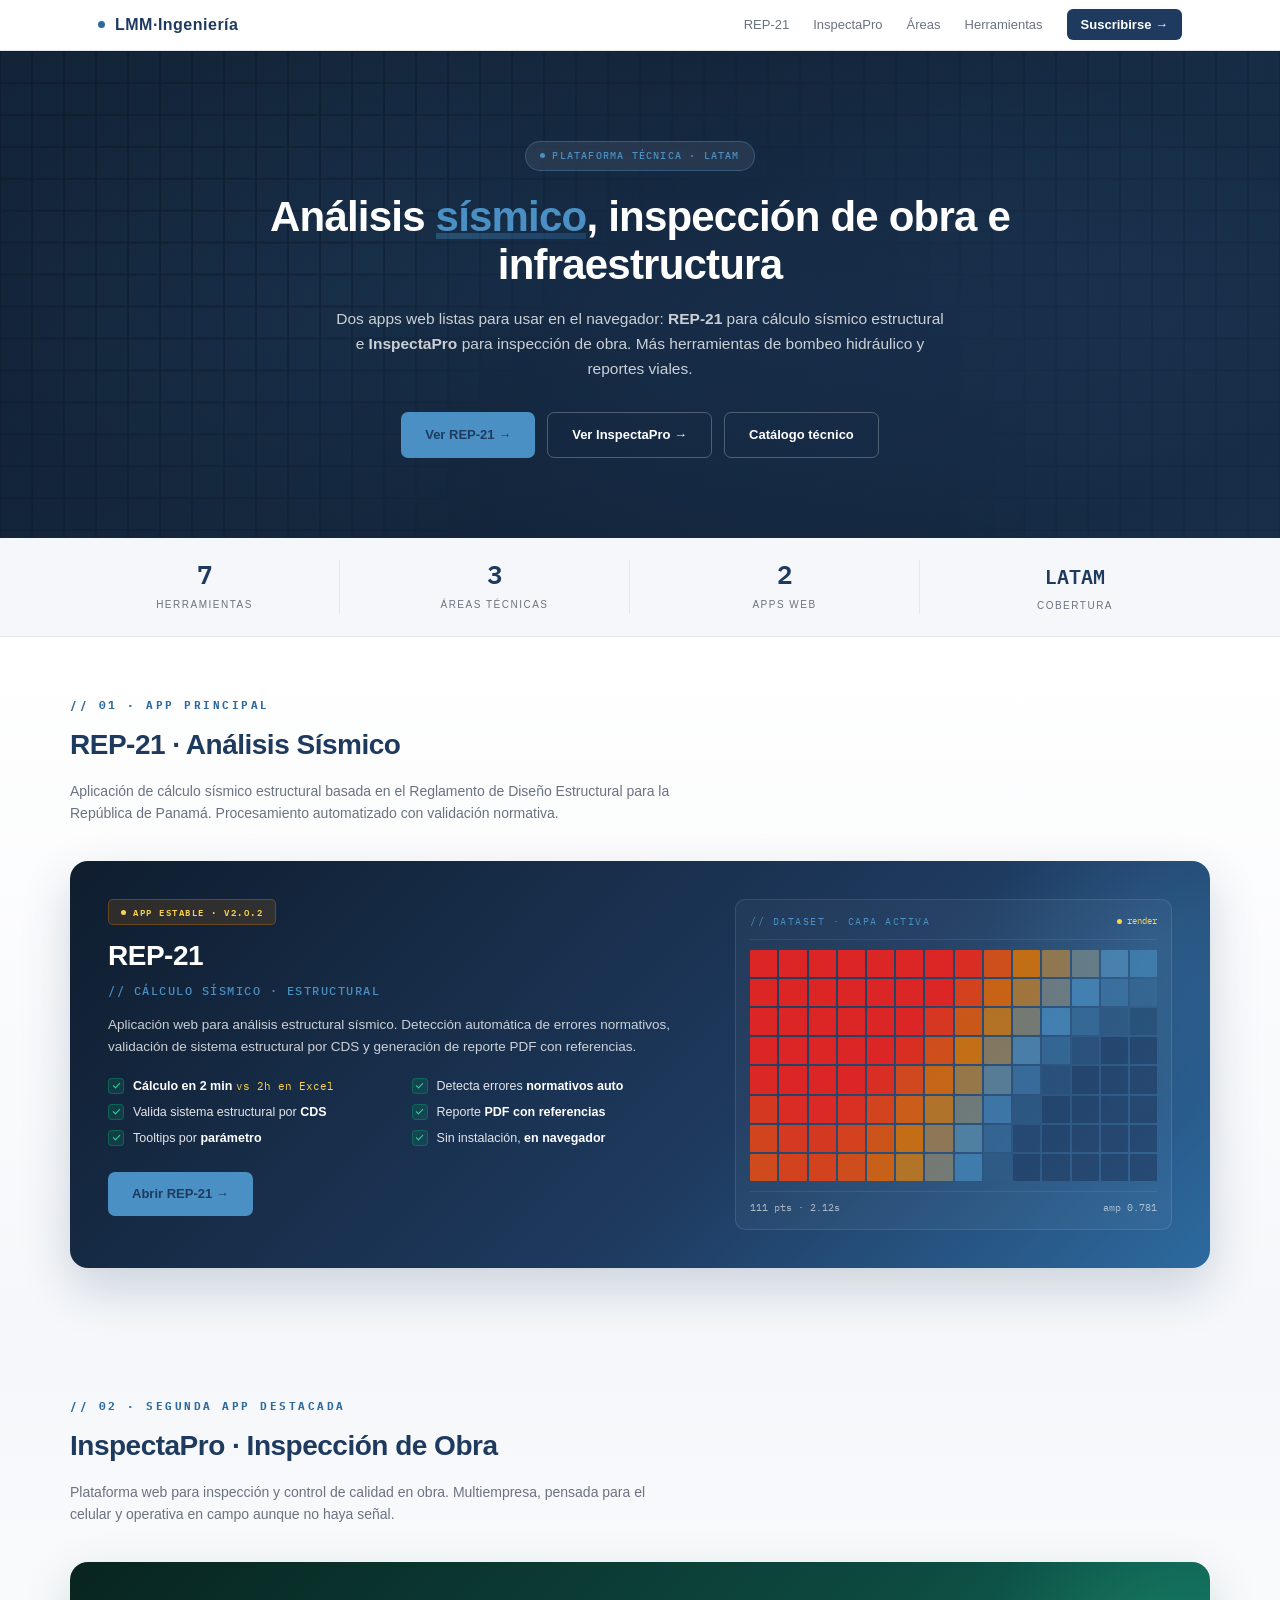
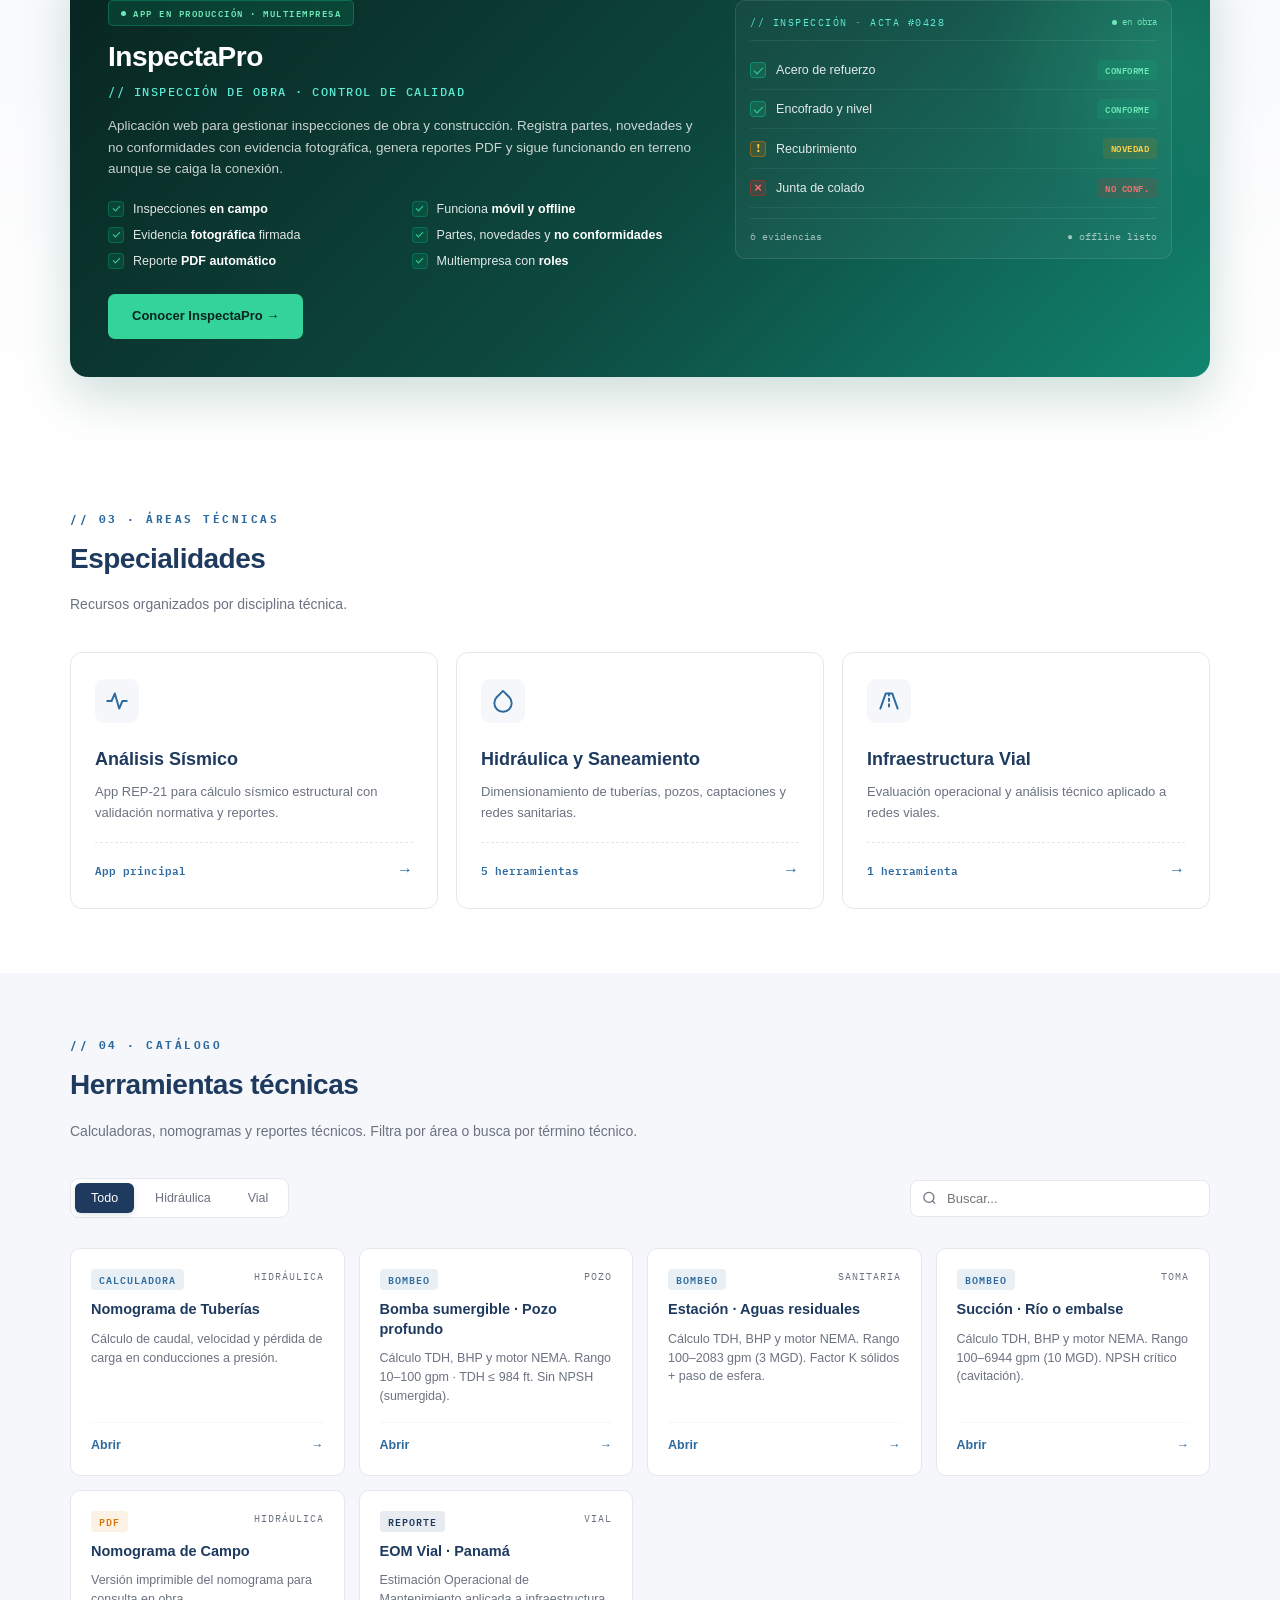
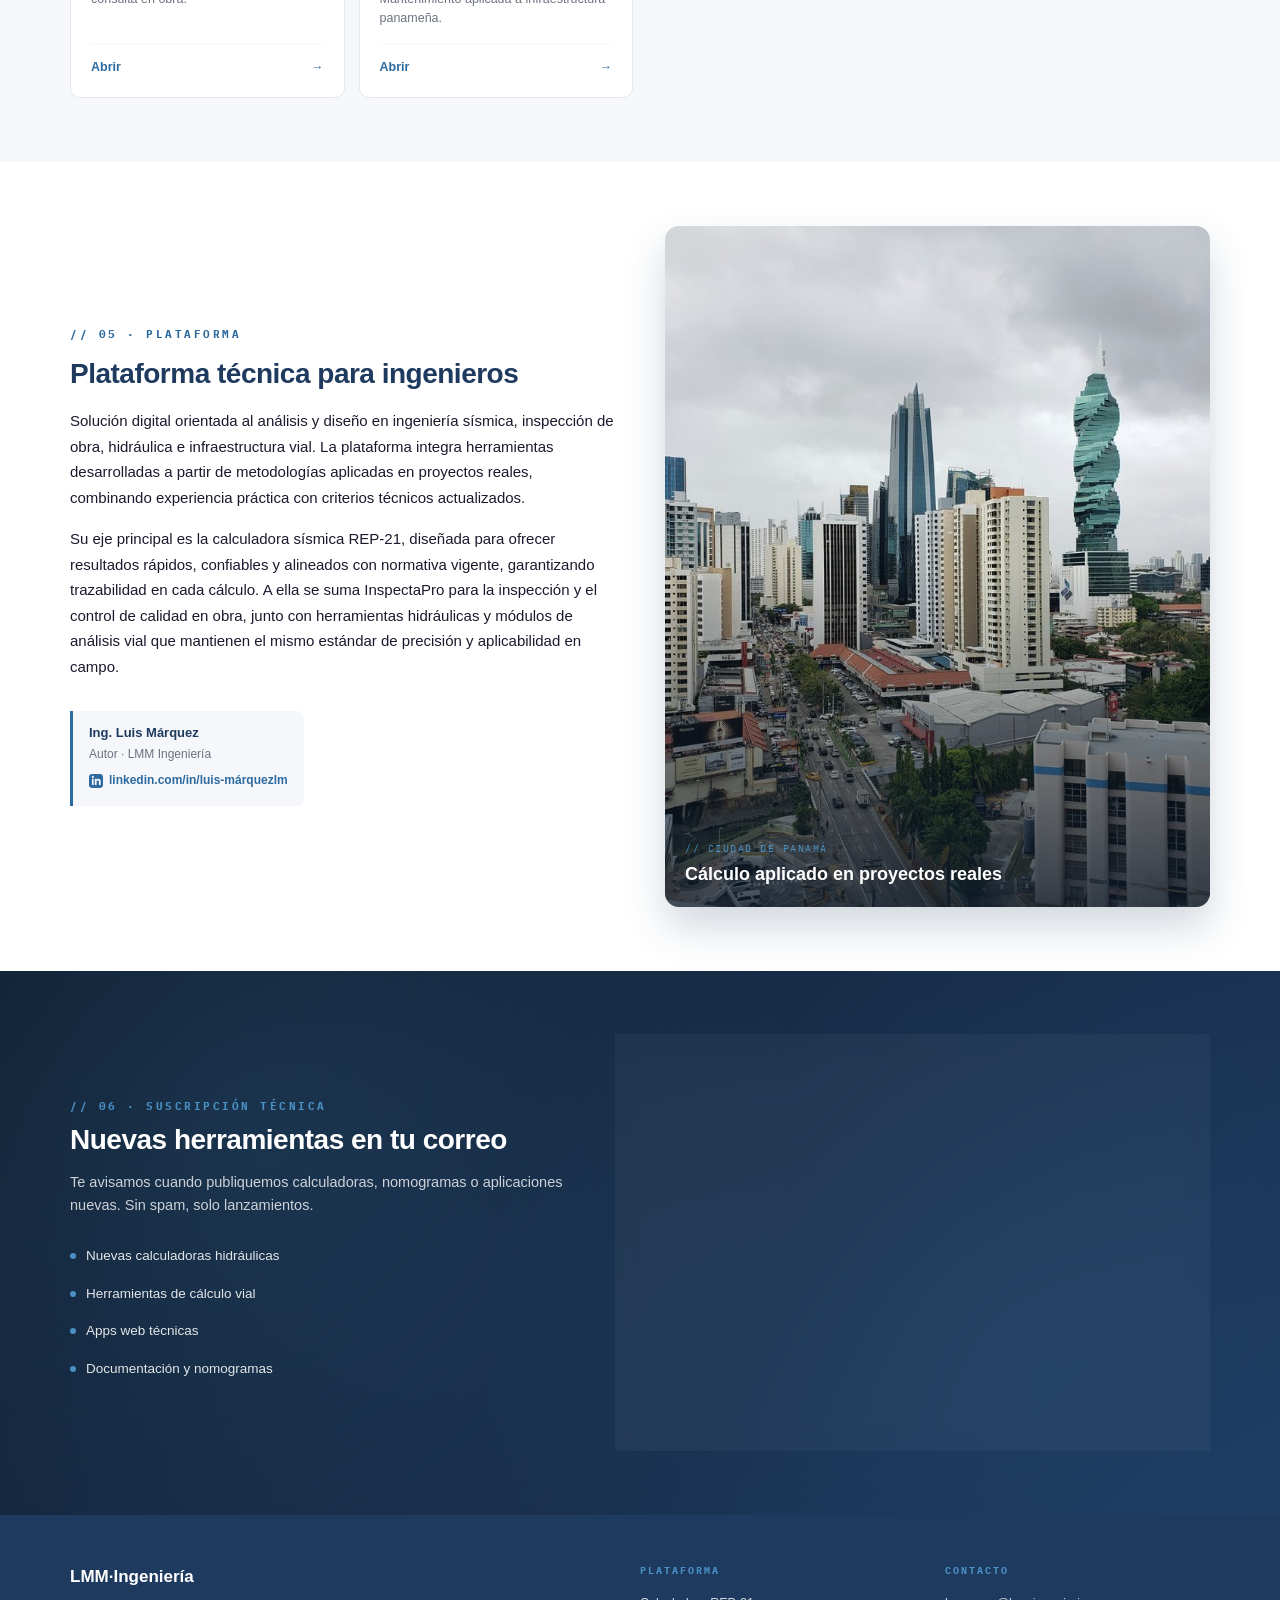
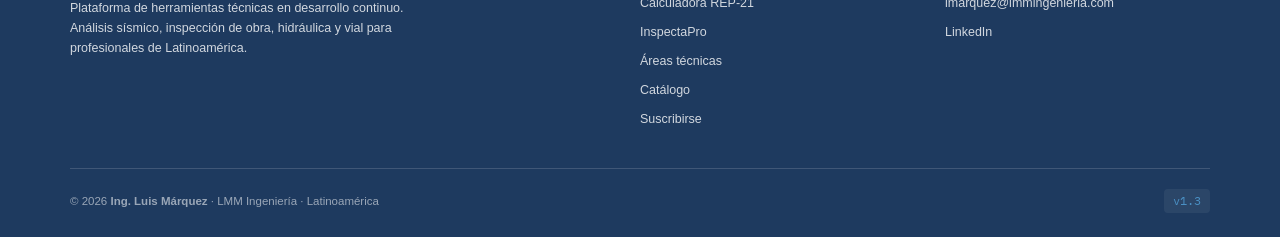
<file: index.html>
<!DOCTYPE html>
<html lang="es">
<head>
<meta charset="UTF-8">
<meta name="viewport" content="width=device-width, initial-scale=1.0">
<title>LMM Ingeniería | Plataforma técnica</title>
<meta name="author" content="Ing. Luis Márquez">
<meta name="description" content="LMM Ingeniería · Apps web de ingeniería: REP-21 (cálculo sísmico estructural) e InspectaPro (inspección de obra), más herramientas de bombeo hidráulico e infraestructura vial. Plataforma técnica para Latinoamérica.">
<meta name="robots" content="index, follow">
<link rel="canonical" href="https://lmmtool.github.io/">
<meta name="theme-color" content="#1E3A5F">

<!-- Favicons -->
<link rel="icon" href="favicon.svg" type="image/svg+xml">
<link rel="icon" href="favicon-32.png" sizes="32x32" type="image/png">
<link rel="apple-touch-icon" href="apple-touch-icon.png">

<!-- Open Graph / Twitter -->
<meta property="og:type" content="website">
<meta property="og:title" content="LMM Ingeniería | Apps técnicas: REP-21 e InspectaPro">
<meta property="og:description" content="Apps web para ingeniería: REP-21 para cálculo sísmico estructural e InspectaPro para inspección de obra. Más herramientas hidráulicas y viales.">
<meta property="og:url" content="https://lmmtool.github.io/">
<meta property="og:image" content="https://lmmtool.github.io/og-image.png">
<meta property="og:image:width" content="1200">
<meta property="og:image:height" content="630">
<meta property="og:image:alt" content="LMM Ingeniería — apps técnicas: REP-21 e InspectaPro. Por Ing. Luis Márquez.">
<meta property="og:locale" content="es_LA">
<meta name="twitter:card" content="summary_large_image">
<meta name="twitter:title" content="LMM Ingeniería | Apps técnicas: REP-21 e InspectaPro">
<meta name="twitter:description" content="REP-21 (cálculo sísmico) e InspectaPro (inspección de obra), más herramientas hidráulicas y viales.">
<meta name="twitter:image" content="https://lmmtool.github.io/og-image.png">

<!-- Google Analytics 4 -->
<script async src="https://www.googletagmanager.com/gtag/js?id=G-5J52X45YT5"></script>
<script>
  window.dataLayer = window.dataLayer || [];
  function gtag(){dataLayer.push(arguments);}
  gtag('js', new Date());
  gtag('config', 'G-5J52X45YT5', {
    'page_title': 'LMM Ingeniería - Home',
    'send_page_view': true
  });
</script>

<link rel="preconnect" href="https://fonts.googleapis.com">
<link rel="preconnect" href="https://fonts.gstatic.com" crossorigin>
<link href="https://fonts.googleapis.com/css2?family=IBM+Plex+Mono:wght@400;500;600&display=swap" rel="stylesheet">

<style>
:root{
  --primario:#1E3A5F;
  --acento:#2D6A9F;
  --claro:#4A90C4;
  --texto:#1A1A2E;
  --texto-dim:#6B7280;
  --fondo:#FFFFFF;
  --fondo-suave:#F5F7FA;
  --borde:#E5E7EB;
  --warning:#D97706;
  --error:#DC2626;
  --success:#059669;
}

*{margin:0;padding:0;box-sizing:border-box}
html{scroll-behavior:smooth}

body{
  font-family:Verdana,Geneva,Tahoma,sans-serif;
  color:var(--texto);
  background:var(--fondo);
  line-height:1.6;
  font-size:14px;
  overflow-x:hidden;
}

.mono{font-family:'IBM Plex Mono',monospace}

/* ====== NAV ====== */
nav{
  position:sticky;
  top:0;
  background:rgba(255,255,255,0.94);
  backdrop-filter:blur(10px);
  -webkit-backdrop-filter:blur(10px);
  border-bottom:1px solid var(--borde);
  z-index:100;
  padding:12px 0;
  transition:all 0.3s;
}
nav.scrolled{
  padding:9px 0;
  box-shadow:0 2px 12px rgba(30,58,95,0.06);
}
.nav-wrap{
  max-width:1140px;
  margin:0 auto;
  padding:0 28px;
  display:flex;
  justify-content:space-between;
  align-items:center;
}
.logo{
  font-weight:bold;
  color:var(--primario);
  font-size:16px;
  text-decoration:none;
  letter-spacing:0.5px;
  display:flex;
  align-items:center;
  gap:10px;
}
.logo-dot{
  width:7px;
  height:7px;
  background:var(--acento);
  border-radius:50%;
  animation:pulse 2s infinite;
}
@keyframes pulse{
  0%,100%{box-shadow:0 0 0 0 rgba(45,106,159,0.5)}
  50%{box-shadow:0 0 0 7px rgba(45,106,159,0)}
}
.nav-links{display:flex;gap:24px;list-style:none;align-items:center}
.nav-links a{
  color:var(--texto-dim);
  text-decoration:none;
  font-size:13px;
  transition:color 0.2s;
  position:relative;
}
.nav-links a:not(.nav-cta)::after{
  content:"";
  position:absolute;
  bottom:-5px;
  left:0;
  width:0;
  height:2px;
  background:var(--acento);
  transition:width 0.25s;
}
.nav-links a:not(.nav-cta):hover{color:var(--acento)}
.nav-links a:not(.nav-cta):hover::after{width:100%}
.nav-cta{
  background:var(--primario);
  color:white !important;
  padding:8px 14px;
  border-radius:6px;
  font-weight:bold;
  transition:all 0.2s;
  font-size:12px;
}
.nav-cta:hover{background:var(--acento)}

/* ====== HERO con heatmap de fondo ====== */
.hero{
  position:relative;
  background:linear-gradient(135deg,#0f1d2e 0%,#1E3A5F 100%);
  padding:90px 28px 80px;
  text-align:center;
  overflow:hidden;
  color:white;
}
#heroCanvas{
  position:absolute;
  top:0;left:0;
  width:100%;
  height:100%;
  opacity:0.35;
  pointer-events:none;
}
.hero::after{
  content:"";
  position:absolute;
  inset:0;
  background:radial-gradient(ellipse at center,transparent 0%,rgba(15,29,46,0.55) 80%);
  pointer-events:none;
}
.hero-content{
  position:relative;
  z-index:3;
  max-width:780px;
  margin:0 auto;
}
.hero .badge{
  display:inline-flex;
  align-items:center;
  gap:7px;
  background:rgba(255,255,255,0.08);
  border:1px solid rgba(74,144,196,0.4);
  color:var(--claro);
  padding:6px 14px;
  border-radius:18px;
  font-size:10px;
  margin-bottom:22px;
  font-family:'IBM Plex Mono',monospace;
  font-weight:500;
  letter-spacing:1.2px;
  text-transform:uppercase;
  backdrop-filter:blur(8px);
}
.hero .badge-dot{
  width:5px;
  height:5px;
  background:var(--claro);
  border-radius:50%;
  animation:pulse 2s infinite;
}
.hero h1{
  font-size:42px;
  color:white;
  margin-bottom:18px;
  font-weight:bold;
  letter-spacing:-0.8px;
  line-height:1.15;
}
.hero h1 .accent{
  color:var(--claro);
  position:relative;
  display:inline-block;
}
.hero h1 .accent::after{
  content:"";
  position:absolute;
  left:0;
  bottom:2px;
  width:100%;
  height:6px;
  background:linear-gradient(90deg,var(--claro) 0%,var(--acento) 100%);
  opacity:0.35;
  z-index:-1;
}
.hero .sub{
  font-size:15.5px;
  color:rgba(255,255,255,0.78);
  margin-bottom:30px;
  max-width:620px;
  margin-left:auto;
  margin-right:auto;
}
.hero .actions{
  display:flex;
  gap:12px;
  justify-content:center;
  flex-wrap:wrap;
}
.btn{
  display:inline-flex;
  align-items:center;
  gap:7px;
  padding:12px 24px;
  border-radius:7px;
  text-decoration:none;
  font-size:13px;
  font-weight:bold;
  transition:all 0.25s;
  cursor:pointer;
  border:none;
  font-family:inherit;
}
.btn-primary{
  background:var(--claro);
  color:var(--primario);
}
.btn-primary:hover{
  background:white;
  transform:translateY(-2px);
  box-shadow:0 8px 20px rgba(0,0,0,0.25);
}
.btn-ghost{
  background:transparent;
  color:white;
  border:1px solid rgba(255,255,255,0.25);
}
.btn-ghost:hover{
  border-color:white;
  background:rgba(255,255,255,0.06);
}
.btn-light{
  background:var(--primario);
  color:white;
}
.btn-light:hover{
  background:var(--acento);
  transform:translateY(-2px);
  box-shadow:0 6px 16px rgba(30,58,95,0.22);
}
.btn-light-ghost{
  background:transparent;
  color:var(--primario);
  border:1px solid var(--borde);
}
.btn-light-ghost:hover{
  border-color:var(--acento);
  color:var(--acento);
}

/* ====== STATS BAR ====== */
.stats-bar{
  background:var(--fondo-suave);
  padding:22px 28px;
  border-bottom:1px solid var(--borde);
}
.stats-grid{
  max-width:1140px;
  margin:0 auto;
  display:grid;
  grid-template-columns:repeat(4,1fr);
  gap:20px;
  text-align:center;
}
.stat{
  border-right:1px solid var(--borde);
  padding:0 10px;
}
.stat:last-child{border-right:none}
.stat-num{
  font-family:'IBM Plex Mono',monospace;
  font-size:26px;
  font-weight:600;
  color:var(--primario);
  display:inline-block;
  letter-spacing:-0.5px;
  line-height:1;
}
.stat-suffix{
  font-family:'IBM Plex Mono',monospace;
  font-size:20px;
  color:var(--primario);
  font-weight:600;
}
.stat-label{
  font-size:10px;
  text-transform:uppercase;
  letter-spacing:1.5px;
  color:var(--texto-dim);
  margin-top:6px;
}

/* ====== SECCIONES ====== */
section{padding:64px 28px}
.wrap{max-width:1140px;margin:0 auto}

.section-title{
  font-size:11px;
  text-transform:uppercase;
  letter-spacing:2.5px;
  color:var(--acento);
  margin-bottom:8px;
  font-weight:bold;
  font-family:'IBM Plex Mono',monospace;
}
.section-heading{
  font-size:28px;
  color:var(--primario);
  margin-bottom:12px;
  font-weight:bold;
  letter-spacing:-0.5px;
}
.section-desc{
  color:var(--texto-dim);
  max-width:600px;
  margin-bottom:36px;
  font-size:14px;
}

/* ====== FEATURE SISMO ====== */
.feature-section{
  background:linear-gradient(180deg,var(--fondo) 0%,var(--fondo-suave) 100%);
  padding:60px 28px 70px;
}
.feature-card{
  position:relative;
  background:linear-gradient(135deg,#0f1d2e 0%,#1E3A5F 60%,#2D6A9F 100%);
  border-radius:18px;
  padding:38px;
  overflow:hidden;
  color:white;
  box-shadow:0 20px 50px rgba(30,58,95,0.20);
}
.feature-card::before{
  content:"";
  position:absolute;
  top:-20%;
  right:-10%;
  width:340px;
  height:340px;
  background:radial-gradient(circle,rgba(74,144,196,0.18) 0%,transparent 70%);
  border-radius:50%;
  pointer-events:none;
}
.feature-grid{
  position:relative;
  display:grid;
  grid-template-columns:1.15fr 0.85fr;
  gap:36px;
  align-items:start;
  z-index:2;
}
.feature-tag{
  display:inline-flex;
  align-items:center;
  gap:7px;
  background:rgba(217,119,6,0.15);
  border:1px solid rgba(217,119,6,0.35);
  color:#FCD34D;
  padding:5px 12px;
  border-radius:5px;
  font-family:'IBM Plex Mono',monospace;
  font-size:9px;
  font-weight:600;
  letter-spacing:1.5px;
  text-transform:uppercase;
  margin-bottom:14px;
}
.feature-tag::before{
  content:"";
  width:5px;
  height:5px;
  background:#FCD34D;
  border-radius:50%;
  animation:pulse-red 1.5s infinite;
}
@keyframes pulse-red{
  0%,100%{box-shadow:0 0 0 0 rgba(217,119,6,0.6)}
  50%{box-shadow:0 0 0 5px rgba(217,119,6,0)}
}
.feature-card h2{
  font-size:28px;
  font-weight:bold;
  margin-bottom:8px;
  letter-spacing:-0.5px;
  line-height:1.2;
}
.feature-card .codigo-rep{
  font-family:'IBM Plex Mono',monospace;
  font-size:12px;
  color:var(--claro);
  font-weight:500;
  letter-spacing:1.5px;
  margin-bottom:14px;
  display:block;
}
.feature-card .feat-sub{
  color:rgba(255,255,255,0.78);
  font-size:13.5px;
  margin-bottom:20px;
  line-height:1.6;
}

/* Lista de beneficios */
.benefits-list{
  list-style:none;
  margin-bottom:24px;
  display:grid;
  grid-template-columns:1fr 1fr;
  gap:8px 16px;
}
.benefits-list li{
  display:flex;
  align-items:flex-start;
  gap:9px;
  font-size:12.5px;
  color:rgba(255,255,255,0.88);
  line-height:1.45;
}
.benefits-list .b-check{
  width:16px;
  height:16px;
  background:rgba(5,150,105,0.20);
  border:1px solid rgba(5,150,105,0.45);
  border-radius:4px;
  display:flex;
  align-items:center;
  justify-content:center;
  flex-shrink:0;
  margin-top:1px;
}
.benefits-list .b-check::after{
  content:"";
  width:6px;
  height:3px;
  border-left:1.5px solid #34D399;
  border-bottom:1.5px solid #34D399;
  transform:rotate(-45deg) translate(1px,-1px);
}
.benefits-list .b-text strong{
  color:white;
  font-weight:600;
}
.benefits-list .b-compare{
  font-family:'IBM Plex Mono',monospace;
  font-size:10.5px;
  color:#FCD34D;
}

.btn-feature{
  background:var(--claro);
  color:var(--primario);
  padding:12px 24px;
  border-radius:7px;
  text-decoration:none;
  font-weight:bold;
  font-size:13px;
  transition:all 0.25s;
  display:inline-flex;
  align-items:center;
  gap:7px;
}
.btn-feature:hover{
  background:white;
  transform:translateY(-2px);
  box-shadow:0 8px 20px rgba(0,0,0,0.18);
}

/* HEATMAP feature */
.feature-visual{position:relative}
.feature-heatmap{
  background:rgba(255,255,255,0.04);
  border:1px solid rgba(255,255,255,0.10);
  border-radius:10px;
  padding:14px;
}
.fh-header{
  display:flex;
  justify-content:space-between;
  align-items:center;
  margin-bottom:10px;
  padding-bottom:9px;
  border-bottom:1px solid rgba(255,255,255,0.08);
}
.fh-title{
  font-family:'IBM Plex Mono',monospace;
  font-size:10px;
  color:var(--claro);
  letter-spacing:1.5px;
  text-transform:uppercase;
}
.fh-status{
  display:inline-flex;
  align-items:center;
  gap:5px;
  font-family:'IBM Plex Mono',monospace;
  font-size:9px;
  color:#FCD34D;
}
.fh-status::before{
  content:"";
  width:5px;height:5px;
  background:#FCD34D;
  border-radius:50%;
  animation:pulse-red 1.2s infinite;
}
.fh-grid{
  display:grid;
  gap:2px;
  margin-bottom:10px;
}
.fh-cell{
  aspect-ratio:1;
  border-radius:1px;
}
.fh-bottom{
  display:flex;
  justify-content:space-between;
  align-items:center;
  padding-top:8px;
  border-top:1px solid rgba(255,255,255,0.08);
  font-family:'IBM Plex Mono',monospace;
  font-size:9.5px;
  color:rgba(255,255,255,0.6);
}

/* ====== FEATURE INSPECTAPRO · segunda app ====== */
.feature-section-alt{
  background:linear-gradient(180deg,var(--fondo-suave) 0%,var(--fondo) 100%);
}
.feature-card-ip{
  background:linear-gradient(135deg,#082420 0%,#0d4a40 55%,#11856f 100%);
  box-shadow:0 20px 50px rgba(15,95,68,0.20);
}
.feature-card-ip::before{
  background:radial-gradient(circle,rgba(52,211,153,0.18) 0%,transparent 70%);
}
.feature-card-ip .feature-tag{
  background:rgba(16,185,129,0.15);
  border-color:rgba(16,185,129,0.35);
  color:#6EE7B7;
}
.feature-card-ip .feature-tag::before{background:#6EE7B7}
.feature-card-ip .codigo-rep{color:#5EEAD4}
.feature-card-ip .btn-feature{background:#34D399;color:#082420}
.feature-card-ip .btn-feature:hover{background:white}
.feature-card-ip .benefits-list .b-compare{color:#6EE7B7}

/* Panel de inspección (visual) */
.ip-panel{
  background:rgba(255,255,255,0.04);
  border:1px solid rgba(255,255,255,0.10);
  border-radius:10px;
  padding:14px;
}
.ip-panel-head{
  display:flex;
  justify-content:space-between;
  align-items:center;
  margin-bottom:10px;
  padding-bottom:9px;
  border-bottom:1px solid rgba(255,255,255,0.08);
}
.ip-panel-title{
  font-family:'IBM Plex Mono',monospace;
  font-size:10px;
  color:#5EEAD4;
  letter-spacing:1.5px;
  text-transform:uppercase;
}
.ip-panel-status{
  display:inline-flex;
  align-items:center;
  gap:5px;
  font-family:'IBM Plex Mono',monospace;
  font-size:9px;
  color:#6EE7B7;
}
.ip-panel-status::before{
  content:"";
  width:5px;height:5px;
  background:#6EE7B7;
  border-radius:50%;
  animation:pulse-red 1.6s infinite;
}
.ip-row{
  display:flex;
  align-items:center;
  gap:10px;
  padding:9px 0;
  border-bottom:1px solid rgba(255,255,255,0.06);
}
.ip-row:last-of-type{border-bottom:none}
.ip-check{
  width:16px;height:16px;
  border-radius:4px;
  flex-shrink:0;
  position:relative;
  border:1px solid;
}
.ip-check.ok{background:rgba(16,185,129,0.20);border-color:rgba(16,185,129,0.50)}
.ip-check.warn{background:rgba(217,119,6,0.20);border-color:rgba(217,119,6,0.50)}
.ip-check.nc{background:rgba(220,38,38,0.20);border-color:rgba(220,38,38,0.50)}
.ip-check.ok::after{
  content:"";
  position:absolute;
  left:5px;top:2px;
  width:4px;height:8px;
  border-right:1.5px solid #34D399;
  border-bottom:1.5px solid #34D399;
  transform:rotate(45deg);
}
.ip-check.warn::after{
  content:"!";
  position:absolute;inset:0;
  display:flex;align-items:center;justify-content:center;
  color:#FCD34D;font-size:11px;font-weight:bold;
  font-family:'IBM Plex Mono',monospace;
}
.ip-check.nc::after{
  content:"\00d7";
  position:absolute;inset:0;
  display:flex;align-items:center;justify-content:center;
  color:#F87171;font-size:13px;font-weight:bold;
}
.ip-label{
  flex:1;
  font-size:12.5px;
  color:rgba(255,255,255,0.88);
}
.ip-badge{
  font-family:'IBM Plex Mono',monospace;
  font-size:9px;
  font-weight:600;
  letter-spacing:0.5px;
  padding:3px 8px;
  border-radius:4px;
  text-transform:uppercase;
}
.ip-badge.ok{background:rgba(16,185,129,0.15);color:#6EE7B7}
.ip-badge.warn{background:rgba(217,119,6,0.15);color:#FCD34D}
.ip-badge.nc{background:rgba(220,38,38,0.15);color:#F87171}
.ip-panel-foot{
  display:flex;
  justify-content:space-between;
  align-items:center;
  margin-top:10px;
  padding-top:10px;
  border-top:1px solid rgba(255,255,255,0.08);
  font-family:'IBM Plex Mono',monospace;
  font-size:9.5px;
  color:rgba(255,255,255,0.6);
}

/* ====== CATEGORÍAS ====== */
.categorias{
  display:grid;
  grid-template-columns:repeat(auto-fit,minmax(280px,1fr));
  gap:18px;
}
.cat-card{
  background:var(--fondo);
  border:1px solid var(--borde);
  border-radius:12px;
  padding:26px 24px;
  transition:all 0.3s cubic-bezier(0.2,0.8,0.2,1);
  position:relative;
  overflow:hidden;
  text-decoration:none;
  color:inherit;
  display:block;
  cursor:pointer;
}
.cat-card::before{
  content:"";
  position:absolute;
  top:0;left:0;
  width:100%;
  height:3px;
  background:linear-gradient(90deg,var(--acento),var(--claro));
  transform:scaleX(0);
  transform-origin:left;
  transition:transform 0.4s;
}
.cat-card:hover{
  transform:translateY(-4px);
  box-shadow:0 12px 30px rgba(30,58,95,0.10);
  border-color:var(--claro);
}
.cat-card:hover::before{transform:scaleX(1)}
.cat-svg{
  width:44px;
  height:44px;
  margin-bottom:16px;
  color:var(--acento);
  background:var(--fondo-suave);
  border-radius:9px;
  padding:9px;
  transition:all 0.3s;
}
.cat-card:hover .cat-svg{
  background:var(--primario);
  color:var(--claro);
  transform:rotate(-6deg);
}
.cat-card h3{
  color:var(--primario);
  font-size:18px;
  margin-bottom:8px;
  font-weight:bold;
}
.cat-card p{
  color:var(--texto-dim);
  font-size:13px;
  margin-bottom:18px;
  min-height:38px;
}
.cat-meta{
  display:flex;
  justify-content:space-between;
  align-items:center;
  padding-top:14px;
  border-top:1px dashed var(--borde);
}
.cat-count{
  font-family:'IBM Plex Mono',monospace;
  font-size:11px;
  color:var(--acento);
  font-weight:600;
}
.cat-arrow{
  color:var(--acento);
  font-size:16px;
  transition:transform 0.25s;
}
.cat-card:hover .cat-arrow{transform:translateX(5px)}

/* ====== HERRAMIENTAS ====== */
.tools-section{background:var(--fondo-suave)}
.filter-bar{
  display:flex;
  gap:18px;
  margin-bottom:30px;
  flex-wrap:wrap;
  align-items:center;
  justify-content:space-between;
}
.filter-tabs{
  display:flex;
  gap:5px;
  background:var(--fondo);
  border:1px solid var(--borde);
  border-radius:9px;
  padding:4px;
}
.tab{
  padding:8px 16px;
  background:transparent;
  border:none;
  border-radius:6px;
  font-size:12.5px;
  color:var(--texto-dim);
  cursor:pointer;
  transition:all 0.2s;
  font-family:inherit;
  font-weight:500;
  white-space:nowrap;
}
.tab:hover{color:var(--primario)}
.tab.active{
  background:var(--primario);
  color:white;
  box-shadow:0 2px 5px rgba(30,58,95,0.15);
}
.search-box{
  position:relative;
  flex:1;
  min-width:220px;
  max-width:300px;
}
.search-box input{
  width:100%;
  padding:10px 12px 10px 36px;
  border:1px solid var(--borde);
  border-radius:8px;
  background:var(--fondo);
  font-family:inherit;
  font-size:13px;
  color:var(--texto);
  transition:all 0.2s;
}
.search-box input:focus{
  outline:none;
  border-color:var(--acento);
  box-shadow:0 0 0 3px rgba(45,106,159,0.12);
}
.search-box::before{
  content:"";
  position:absolute;
  left:12px;
  top:50%;
  transform:translateY(-50%);
  width:15px;
  height:15px;
  background-image:url("data:image/svg+xml;utf8,<svg xmlns='http://www.w3.org/2000/svg' viewBox='0 0 24 24' fill='none' stroke='%236B7280' stroke-width='2'><circle cx='11' cy='11' r='8'/><line x1='21' y1='21' x2='16.65' y2='16.65'/></svg>");
  background-size:contain;
  background-repeat:no-repeat;
}

.tools-grid{
  display:grid;
  grid-template-columns:repeat(auto-fill,minmax(270px,1fr));
  gap:14px;
}
.tool{
  background:var(--fondo);
  border:1px solid var(--borde);
  border-radius:10px;
  padding:20px;
  text-decoration:none;
  color:inherit;
  transition:all 0.25s;
  display:flex;
  flex-direction:column;
  gap:10px;
  position:relative;
  overflow:hidden;
}
.tool::before{
  content:"";
  position:absolute;
  top:0;left:0;
  width:3px;
  height:100%;
  background:var(--acento);
  transform:scaleY(0);
  transform-origin:top;
  transition:transform 0.3s;
}
.tool:hover{
  border-color:var(--acento);
  transform:translateY(-3px);
  box-shadow:0 8px 20px rgba(30,58,95,0.08);
}
.tool:hover::before{transform:scaleY(1)}
.tool-head{
  display:flex;
  justify-content:space-between;
  align-items:flex-start;
  gap:10px;
}
.tool-tag{
  display:inline-block;
  padding:3px 8px;
  border-radius:4px;
  font-size:9.5px;
  font-family:'IBM Plex Mono',monospace;
  font-weight:600;
  letter-spacing:1px;
  text-transform:uppercase;
}
.tag-calc{background:rgba(45,106,159,0.10);color:var(--acento)}
.tag-pdf{background:rgba(217,119,6,0.10);color:var(--warning)}
.tag-rep{background:rgba(30,58,95,0.10);color:var(--primario)}
.tool-area{
  font-family:'IBM Plex Mono',monospace;
  font-size:9.5px;
  color:var(--texto-dim);
  letter-spacing:1px;
  text-transform:uppercase;
}
.tool h4{
  color:var(--primario);
  font-size:14.5px;
  font-weight:bold;
  line-height:1.35;
}
.tool p{
  color:var(--texto-dim);
  font-size:12.5px;
  flex-grow:1;
  line-height:1.5;
}
.tool-action{
  display:flex;
  align-items:center;
  justify-content:space-between;
  color:var(--acento);
  font-size:12.5px;
  font-weight:bold;
  margin-top:6px;
  padding-top:12px;
  border-top:1px solid var(--fondo-suave);
}
.tool-action::after{
  content:"→";
  transition:transform 0.2s;
}
.tool:hover .tool-action::after{transform:translateX(4px)}

.no-results{
  grid-column:1/-1;
  text-align:center;
  padding:40px 20px;
  color:var(--texto-dim);
}
.no-results .icon{
  font-size:30px;
  margin-bottom:10px;
  opacity:0.4;
  font-family:'IBM Plex Mono',monospace;
}

/* ====== SOBRE con foto Panamá ====== */
.sobre{background:var(--fondo)}
.sobre-grid{
  display:grid;
  grid-template-columns:1fr 1fr;
  gap:50px;
  align-items:center;
}
.sobre p{
  color:var(--texto);
  font-size:15px;
  margin-bottom:16px;
  line-height:1.7;
}
.sobre .firma{
  display:inline-flex;
  align-items:center;
  gap:12px;
  margin-top:16px;
  padding:12px 16px;
  background:var(--fondo-suave);
  border-left:3px solid var(--acento);
  border-radius:0 7px 7px 0;
  font-size:13px;
}
.sobre .firma strong{color:var(--primario)}
.firma-linkedin{
  display:inline-flex;
  align-items:center;
  gap:6px;
  margin-top:6px;
  color:var(--acento);
  font-size:12px;
  text-decoration:none;
  font-weight:600;
  transition:color 0.2s;
}
.firma-linkedin:hover{color:var(--primario)}
.firma-linkedin svg{flex-shrink:0}

.sobre-photo{
  position:relative;
  border-radius:14px;
  overflow:hidden;
  aspect-ratio:4/5;
  box-shadow:0 20px 40px rgba(30,58,95,0.20);
}
.sobre-photo img{
  width:100%;
  height:100%;
  object-fit:cover;
  display:block;
  transition:transform 0.6s;
}
.sobre-photo:hover img{transform:scale(1.04)}
.sobre-photo::after{
  content:"";
  position:absolute;
  inset:0;
  background:linear-gradient(180deg,transparent 50%,rgba(15,29,46,0.75) 100%);
  pointer-events:none;
}
.photo-caption{
  position:absolute;
  bottom:20px;
  left:20px;
  right:20px;
  z-index:2;
  color:white;
}
.photo-caption .pc-label{
  font-family:'IBM Plex Mono',monospace;
  font-size:10px;
  color:var(--claro);
  letter-spacing:1.5px;
  text-transform:uppercase;
  margin-bottom:6px;
}
.photo-caption .pc-title{
  font-size:18px;
  font-weight:bold;
  line-height:1.3;
}

/* ====== FORMULARIO REGISTRO ====== */
.registro-section{
  background:linear-gradient(135deg,#0f1d2e 0%,#1E3A5F 100%);
  color:white;
  position:relative;
  overflow:hidden;
}
.registro-section::before{
  content:"";
  position:absolute;
  inset:0;
  background:
    radial-gradient(circle at 20% 30%,rgba(74,144,196,0.15) 0%,transparent 50%),
    radial-gradient(circle at 80% 70%,rgba(45,106,159,0.15) 0%,transparent 50%);
}
.registro-wrap{
  position:relative;
  max-width:1140px;
  margin:0 auto;
  display:grid;
  grid-template-columns:1fr 1.2fr;
  gap:50px;
  align-items:center;
}
.registro-info .section-title{color:var(--claro)}
.registro-info h2{
  font-size:28px;
  font-weight:bold;
  margin-bottom:14px;
  color:white;
  letter-spacing:-0.5px;
  line-height:1.2;
}
.registro-info p{
  color:rgba(255,255,255,0.78);
  font-size:14.5px;
  margin-bottom:20px;
  line-height:1.6;
}
.registro-beneficios{
  list-style:none;
  margin-top:18px;
}
.registro-beneficios li{
  display:flex;
  align-items:center;
  gap:10px;
  padding:8px 0;
  font-size:13.5px;
  color:rgba(255,255,255,0.88);
}
.registro-beneficios li::before{
  content:"";
  width:6px;
  height:6px;
  background:var(--claro);
  border-radius:50%;
  flex-shrink:0;
}

.registro-form{
  background:rgba(255,255,255,0.04);
  border:1px solid rgba(255,255,255,0.10);
  border-radius:14px;
  padding:32px;
  backdrop-filter:blur(10px);
}
.form-title{
  font-family:'IBM Plex Mono',monospace;
  font-size:10px;
  color:var(--claro);
  letter-spacing:2px;
  text-transform:uppercase;
  margin-bottom:16px;
}
.form-row{
  display:grid;
  grid-template-columns:1fr 1fr;
  gap:12px;
  margin-bottom:12px;
}
.form-field{margin-bottom:12px}
.form-field label{
  display:block;
  font-size:11.5px;
  color:rgba(255,255,255,0.7);
  margin-bottom:5px;
  font-family:'IBM Plex Mono',monospace;
  letter-spacing:0.5px;
}
.form-field label .req{color:#FCD34D}
.form-field label .opt{color:var(--texto-dim);font-size:10px;text-transform:none}
.form-field input,
.form-field select{
  width:100%;
  padding:10px 12px;
  background:rgba(255,255,255,0.06);
  border:1px solid rgba(255,255,255,0.12);
  border-radius:7px;
  color:white;
  font-family:inherit;
  font-size:13px;
  transition:all 0.2s;
}
.form-field input::placeholder{color:rgba(255,255,255,0.35)}
.form-field input:focus,
.form-field select:focus{
  outline:none;
  border-color:var(--claro);
  background:rgba(255,255,255,0.10);
  box-shadow:0 0 0 3px rgba(74,144,196,0.15);
}
.form-field select{
  appearance:none;
  background-image:url("data:image/svg+xml;utf8,<svg xmlns='http://www.w3.org/2000/svg' viewBox='0 0 24 24' fill='none' stroke='%234A90C4' stroke-width='2'><polyline points='6 9 12 15 18 9'/></svg>");
  background-repeat:no-repeat;
  background-position:right 12px center;
  background-size:16px;
  padding-right:36px;
}
.form-field select option{background:#1E3A5F;color:white}

.btn-submit{
  width:100%;
  background:var(--claro);
  color:var(--primario);
  padding:13px;
  border:none;
  border-radius:7px;
  font-weight:bold;
  font-size:14px;
  cursor:pointer;
  font-family:inherit;
  transition:all 0.25s;
  margin-top:6px;
}
.btn-submit:hover{
  background:white;
  transform:translateY(-2px);
  box-shadow:0 8px 20px rgba(0,0,0,0.25);
}
.btn-submit:disabled{
  opacity:0.6;
  cursor:not-allowed;
  transform:none;
}
.form-privacy{
  font-size:11px;
  color:rgba(255,255,255,0.45);
  margin-top:12px;
  text-align:center;
  line-height:1.5;
}
.form-success{
  display:none;
  text-align:center;
  padding:20px 0;
}
.form-success.active{display:block}
.form-success .check-big{
  width:50px;
  height:50px;
  background:rgba(5,150,105,0.20);
  border:2px solid #34D399;
  border-radius:50%;
  margin:0 auto 16px;
  display:flex;
  align-items:center;
  justify-content:center;
  color:#34D399;
  font-size:24px;
}
.form-success h4{
  font-size:18px;
  margin-bottom:8px;
  color:white;
}
.form-success p{
  color:rgba(255,255,255,0.7);
  font-size:13px;
}

/* ====== FOOTER ====== */
footer{
  background:var(--primario);
  color:white;
  padding:48px 28px 24px;
}
.foot-wrap{
  max-width:1140px;
  margin:0 auto;
  display:grid;
  grid-template-columns:2fr 1fr 1fr;
  gap:40px;
  margin-bottom:30px;
}
.foot-col h5{
  font-size:10px;
  text-transform:uppercase;
  letter-spacing:2px;
  color:var(--claro);
  margin-bottom:14px;
  font-family:'IBM Plex Mono',monospace;
}
.foot-brand{
  font-size:17px;
  font-weight:bold;
  margin-bottom:8px;
}
.foot-desc{
  color:rgba(255,255,255,0.7);
  font-size:12.5px;
  line-height:1.6;
  max-width:340px;
}
.foot-col p,.foot-col a{
  color:rgba(255,255,255,0.80);
  font-size:12.5px;
  text-decoration:none;
  display:block;
  margin-bottom:9px;
  transition:color 0.2s;
}
.foot-col a:hover{color:var(--claro)}
.foot-bottom{
  max-width:1140px;
  margin:0 auto;
  padding-top:20px;
  border-top:1px solid rgba(255,255,255,0.15);
  display:flex;
  justify-content:space-between;
  align-items:center;
  font-size:11.5px;
  color:rgba(255,255,255,0.55);
}
.foot-bottom .mono{
  background:rgba(255,255,255,0.06);
  padding:3px 9px;
  border-radius:4px;
  color:var(--claro);
}

/* ====== REVEAL ====== */
.reveal{
  opacity:0;
  transform:translateY(16px);
  transition:opacity 0.55s ease,transform 0.55s ease;
}
.reveal.visible{
  opacity:1;
  transform:translateY(0);
}

/* ====== RESPONSIVE ====== */
@media(max-width:900px){
  .feature-grid{grid-template-columns:1fr;gap:24px}
  .feature-card{padding:30px 24px}
  .sobre-grid{grid-template-columns:1fr;gap:30px}
  .registro-wrap{grid-template-columns:1fr;gap:30px}
  .benefits-list{grid-template-columns:1fr}
  .sobre-photo{aspect-ratio:16/10;max-height:340px}
}
@media(max-width:780px){
  .stats-grid{grid-template-columns:repeat(2,1fr);gap:14px}
  .stat{border-right:none;padding:8px 0}
  .foot-wrap{grid-template-columns:1fr;gap:26px}
}
@media(max-width:680px){
  .hero{padding:60px 22px 60px}
  .hero h1{font-size:30px}
  .hero .sub{font-size:14px}
  .section-heading{font-size:23px}
  .feature-card h2{font-size:22px}
  .form-row{grid-template-columns:1fr}
  .registro-form{padding:24px}
  .registro-info h2{font-size:22px}
  .nav-links{gap:14px}
  .nav-links a{font-size:12px}
  .nav-links .nav-hide-sm{display:none}
  .nav-cta{padding:6px 10px;font-size:11px}
  .foot-bottom{flex-direction:column;gap:8px;text-align:center}
  section{padding:48px 22px}
  .filter-bar{flex-direction:column;align-items:stretch}
  .search-box{max-width:100%}
}
</style>

<!-- Datos estructurados · marca y autoría -->
<script type="application/ld+json">
{
  "@context": "https://schema.org",
  "@graph": [
    {
      "@type": "Organization",
      "@id": "https://lmmtool.github.io/#org",
      "name": "LMM Ingeniería",
      "url": "https://lmmtool.github.io/",
      "logo": "https://lmmtool.github.io/og-image.png",
      "image": "https://lmmtool.github.io/og-image.png",
      "email": "lmarquez@lmmingenieria.com",
      "areaServed": "Latinoamérica",
      "founder": {
        "@type": "Person",
        "name": "Luis Márquez",
        "jobTitle": "Ingeniero",
        "sameAs": "https://www.linkedin.com/in/luis-m%C3%A1rquezlm/es/"
      },
      "knowsAbout": ["Análisis sísmico", "REP-2021", "Inspección de obra", "Hidráulica", "Infraestructura vial"]
    },
    {
      "@type": "WebSite",
      "@id": "https://lmmtool.github.io/#website",
      "url": "https://lmmtool.github.io/",
      "name": "LMM Ingeniería",
      "inLanguage": "es",
      "publisher": { "@id": "https://lmmtool.github.io/#org" }
    }
  ]
}
</script>
</head>
<body>

<!-- NAV -->
<nav id="nav">
  <div class="nav-wrap">
    <a href="#" class="logo"><span class="logo-dot"></span>LMM·Ingeniería</a>
    <ul class="nav-links">
      <li><a href="#destacado">REP-21</a></li>
      <li><a href="#inspectapro">InspectaPro</a></li>
      <li class="nav-hide-sm"><a href="#categorias">Áreas</a></li>
      <li class="nav-hide-sm"><a href="#herramientas">Herramientas</a></li>
      <li><a href="#registro" class="nav-cta">Suscribirse →</a></li>
    </ul>
  </div>
</nav>

<!-- HERO con heatmap de fondo -->
<header class="hero">
  <canvas id="heroCanvas"></canvas>
  <div class="hero-content">
    <div class="badge"><span class="badge-dot"></span>Plataforma técnica · LATAM</div>
    <h1>Análisis <span class="accent">sísmico</span>, inspección de obra e infraestructura</h1>
    <p class="sub">Dos apps web listas para usar en el navegador: <strong>REP-21</strong> para cálculo sísmico estructural e <strong>InspectaPro</strong> para inspección de obra. Más herramientas de bombeo hidráulico y reportes viales.</p>
    <div class="actions">
      <a href="#destacado" class="btn btn-primary" onclick="trackEvent('hero_cta','rep21')">Ver REP-21 →</a>
      <a href="#inspectapro" class="btn btn-ghost" onclick="trackEvent('hero_cta','inspectapro')">Ver InspectaPro →</a>
      <a href="#herramientas" class="btn btn-ghost" onclick="trackEvent('hero_cta','catalogo')">Catálogo técnico</a>
    </div>
  </div>
</header>

<!-- STATS BAR -->
<div class="stats-bar">
  <div class="stats-grid">
    <div class="stat">
      <span class="stat-num" data-target="7">0</span>
      <div class="stat-label">Herramientas</div>
    </div>
    <div class="stat">
      <span class="stat-num" data-target="3">0</span>
      <div class="stat-label">Áreas técnicas</div>
    </div>
    <div class="stat">
      <span class="stat-num" data-target="2">0</span>
      <div class="stat-label">Apps web</div>
    </div>
    <div class="stat">
      <span class="stat-suffix">LATAM</span>
      <div class="stat-label">Cobertura</div>
    </div>
  </div>
</div>

<!-- FEATURE SISMO REP-21 -->
<section id="destacado" class="feature-section">
  <div class="wrap">
    <div class="section-title reveal">// 01 · App principal</div>
    <h2 class="section-heading reveal">REP-21 · Análisis Sísmico</h2>
    <p class="section-desc reveal">Aplicación de cálculo sísmico estructural basada en el Reglamento de Diseño Estructural para la República de Panamá. Procesamiento automatizado con validación normativa.</p>

    <div class="feature-card reveal">
      <div class="feature-grid">
        <div>
          <div class="feature-tag">App estable · v2.0.2</div>
          <h2>REP-21</h2>
          <span class="codigo-rep">// CÁLCULO SÍSMICO · ESTRUCTURAL</span>
          <p class="feat-sub">Aplicación web para análisis estructural sísmico. Detección automática de errores normativos, validación de sistema estructural por CDS y generación de reporte PDF con referencias.</p>

          <ul class="benefits-list">
            <li>
              <span class="b-check"></span>
              <span class="b-text"><strong>Cálculo en 2 min</strong> <span class="b-compare">vs 2h en Excel</span></span>
            </li>
            <li>
              <span class="b-check"></span>
              <span class="b-text">Detecta errores <strong>normativos auto</strong></span>
            </li>
            <li>
              <span class="b-check"></span>
              <span class="b-text">Valida sistema estructural por <strong>CDS</strong></span>
            </li>
            <li>
              <span class="b-check"></span>
              <span class="b-text">Reporte <strong>PDF con referencias</strong></span>
            </li>
            <li>
              <span class="b-check"></span>
              <span class="b-text">Tooltips por <strong>parámetro</strong></span>
            </li>
            <li>
              <span class="b-check"></span>
              <span class="b-text">Sin instalación, <strong>en navegador</strong></span>
            </li>
          </ul>

          <a href="sismo/index.html" class="btn-feature" onclick="trackEvent('rep21_open','feature_card')">Abrir REP-21 →</a>
        </div>

        <div class="feature-visual">
          <div class="feature-heatmap">
            <div class="fh-header">
              <span class="fh-title">// dataset · capa activa</span>
              <span class="fh-status">render</span>
            </div>
            <div class="fh-grid" id="featureHeatmap"></div>
            <div class="fh-bottom">
              <span id="fhCells">─ pts</span>
              <span id="fhMax">amp ─</span>
            </div>
          </div>
        </div>
      </div>
    </div>
  </div>
</section>

<!-- FEATURE INSPECTAPRO · segunda app destacada -->
<section id="inspectapro" class="feature-section feature-section-alt">
  <div class="wrap">
    <div class="section-title reveal">// 02 · Segunda app destacada</div>
    <h2 class="section-heading reveal">InspectaPro · Inspección de Obra</h2>
    <p class="section-desc reveal">Plataforma web para inspección y control de calidad en obra. Multiempresa, pensada para el celular y operativa en campo aunque no haya señal.</p>

    <div class="feature-card feature-card-ip reveal">
      <div class="feature-grid">
        <div>
          <div class="feature-tag">App en producción · Multiempresa</div>
          <h2>InspectaPro</h2>
          <span class="codigo-rep">// INSPECCIÓN DE OBRA · CONTROL DE CALIDAD</span>
          <p class="feat-sub">Aplicación web para gestionar inspecciones de obra y construcción. Registra partes, novedades y no conformidades con evidencia fotográfica, genera reportes PDF y sigue funcionando en terreno aunque se caiga la conexión.</p>

          <ul class="benefits-list">
            <li>
              <span class="b-check"></span>
              <span class="b-text">Inspecciones <strong>en campo</strong></span>
            </li>
            <li>
              <span class="b-check"></span>
              <span class="b-text">Funciona <strong>móvil y offline</strong></span>
            </li>
            <li>
              <span class="b-check"></span>
              <span class="b-text">Evidencia <strong>fotográfica</strong> firmada</span>
            </li>
            <li>
              <span class="b-check"></span>
              <span class="b-text">Partes, novedades y <strong>no conformidades</strong></span>
            </li>
            <li>
              <span class="b-check"></span>
              <span class="b-text">Reporte <strong>PDF automático</strong></span>
            </li>
            <li>
              <span class="b-check"></span>
              <span class="b-text">Multiempresa con <strong>roles</strong></span>
            </li>
          </ul>

          <a href="https://inspectaweb.netlify.app" target="_blank" rel="noopener" class="btn-feature" onclick="trackEvent('inspectapro_open','feature_card')">Conocer InspectaPro →</a>
        </div>

        <div class="feature-visual">
          <div class="ip-panel">
            <div class="ip-panel-head">
              <span class="ip-panel-title">// inspección · acta #0428</span>
              <span class="ip-panel-status">en obra</span>
            </div>
            <div class="ip-row">
              <span class="ip-check ok"></span>
              <span class="ip-label">Acero de refuerzo</span>
              <span class="ip-badge ok">Conforme</span>
            </div>
            <div class="ip-row">
              <span class="ip-check ok"></span>
              <span class="ip-label">Encofrado y nivel</span>
              <span class="ip-badge ok">Conforme</span>
            </div>
            <div class="ip-row">
              <span class="ip-check warn"></span>
              <span class="ip-label">Recubrimiento</span>
              <span class="ip-badge warn">Novedad</span>
            </div>
            <div class="ip-row">
              <span class="ip-check nc"></span>
              <span class="ip-label">Junta de colado</span>
              <span class="ip-badge nc">No conf.</span>
            </div>
            <div class="ip-panel-foot">
              <span>6 evidencias</span>
              <span>● offline listo</span>
            </div>
          </div>
        </div>
      </div>
    </div>
  </div>
</section>

<!-- CATEGORÍAS -->
<section id="categorias">
  <div class="wrap">
    <div class="section-title reveal">// 03 · Áreas técnicas</div>
    <h2 class="section-heading reveal">Especialidades</h2>
    <p class="section-desc reveal">Recursos organizados por disciplina técnica.</p>

    <div class="categorias">

      <a href="sismo/index.html" class="cat-card reveal" onclick="trackEvent('cat_click','sismo')">
        <svg class="cat-svg" viewBox="0 0 24 24" fill="none" stroke="currentColor" stroke-width="1.8" stroke-linecap="round" stroke-linejoin="round">
          <polyline points="3 12 7 12 10 5 14 19 17 12 21 12"/>
        </svg>
        <h3>Análisis Sísmico</h3>
        <p>App REP-21 para cálculo sísmico estructural con validación normativa y reportes.</p>
        <div class="cat-meta">
          <span class="cat-count">App principal</span>
          <span class="cat-arrow">→</span>
        </div>
      </a>

      <a href="#agua" class="cat-card reveal" data-cat="agua" onclick="trackEvent('cat_click','hidraulica')">
        <svg class="cat-svg" viewBox="0 0 24 24" fill="none" stroke="currentColor" stroke-width="1.8" stroke-linecap="round" stroke-linejoin="round">
          <path d="M12 2.69l5.66 5.66a8 8 0 1 1-11.31 0z"/>
        </svg>
        <h3>Hidráulica y Saneamiento</h3>
        <p>Dimensionamiento de tuberías, pozos, captaciones y redes sanitarias.</p>
        <div class="cat-meta">
          <span class="cat-count">5 herramientas</span>
          <span class="cat-arrow">→</span>
        </div>
      </a>

      <a href="#vias" class="cat-card reveal" data-cat="vias" onclick="trackEvent('cat_click','vial')">
        <svg class="cat-svg" viewBox="0 0 24 24" fill="none" stroke="currentColor" stroke-width="1.8" stroke-linecap="round" stroke-linejoin="round">
          <path d="M4 19L9 5h6l5 14"/>
          <path d="M12 5v14" stroke-dasharray="2 3"/>
        </svg>
        <h3>Infraestructura Vial</h3>
        <p>Evaluación operacional y análisis técnico aplicado a redes viales.</p>
        <div class="cat-meta">
          <span class="cat-count">1 herramienta</span>
          <span class="cat-arrow">→</span>
        </div>
      </a>

    </div>
  </div>
</section>

<!-- HERRAMIENTAS -->
<section id="herramientas" class="tools-section">
  <div class="wrap">
    <div class="section-title reveal">// 04 · Catálogo</div>
    <h2 class="section-heading reveal">Herramientas técnicas</h2>
    <p class="section-desc reveal">Calculadoras, nomogramas y reportes técnicos. Filtra por área o busca por término técnico.</p>

    <div class="filter-bar reveal">
      <div class="filter-tabs">
        <button class="tab active" data-filter="todo">Todo</button>
        <button class="tab" data-filter="agua">Hidráulica</button>
        <button class="tab" data-filter="vias">Vial</button>
      </div>
      <div class="search-box">
        <input type="text" id="search" placeholder="Buscar...">
      </div>
    </div>

    <div class="tools-grid" id="tools">

      <a href="agua/excel/Nomograma%20Tuberias.html" class="tool" data-cat="agua" data-name="nomograma tuberias caudal velocidad presion hazen williams" onclick="trackEvent('tool_open','nomograma_tuberias')">
        <div class="tool-head">
          <span class="tool-tag tag-calc">Calculadora</span>
          <span class="tool-area">Hidráulica</span>
        </div>
        <h4>Nomograma de Tuberías</h4>
        <p>Cálculo de caudal, velocidad y pérdida de carga en conducciones a presión.</p>
        <div class="tool-action">Abrir</div>
      </a>

      <a href="agua/excel/calculadora_POZO.html" class="tool" data-cat="agua" data-name="pozo bomba sumergible profundo tdh bhp nema npsh" onclick="trackEvent('tool_open','calc_pozo')">
        <div class="tool-head">
          <span class="tool-tag tag-calc">Bombeo</span>
          <span class="tool-area">POZO</span>
        </div>
        <h4>Bomba sumergible · Pozo profundo</h4>
        <p>Cálculo TDH, BHP y motor NEMA. Rango 10–100 gpm · TDH ≤ 984 ft. Sin NPSH (sumergida).</p>
        <div class="tool-action">Abrir</div>
      </a>

      <a href="agua/excel/calculadora_SANITARIA.html" class="tool" data-cat="agua" data-name="sanitaria bomba aguas residuales solidos paso esfera factor k" onclick="trackEvent('tool_open','calc_sanitaria')">
        <div class="tool-head">
          <span class="tool-tag tag-calc">Bombeo</span>
          <span class="tool-area">SANITARIA</span>
        </div>
        <h4>Estación · Aguas residuales</h4>
        <p>Cálculo TDH, BHP y motor NEMA. Rango 100–2083 gpm (3 MGD). Factor K sólidos + paso de esfera.</p>
        <div class="tool-action">Abrir</div>
      </a>

      <a href="agua/excel/calculadora_TOMA.html" class="tool" data-cat="agua" data-name="toma rio embalse bomba succion npsh cavitacion" onclick="trackEvent('tool_open','calc_toma')">
        <div class="tool-head">
          <span class="tool-tag tag-calc">Bombeo</span>
          <span class="tool-area">TOMA</span>
        </div>
        <h4>Succión · Río o embalse</h4>
        <p>Cálculo TDH, BHP y motor NEMA. Rango 100–6944 gpm (10 MGD). NPSH crítico (cavitación).</p>
        <div class="tool-action">Abrir</div>
      </a>

      <a href="agua/pdfs/Nomograma_Campo_Tuberias.pdf" class="tool" data-cat="agua" data-name="nomograma campo pdf imprimir" target="_blank" onclick="trackEvent('tool_open','nomograma_pdf')">
        <div class="tool-head">
          <span class="tool-tag tag-pdf">PDF</span>
          <span class="tool-area">Hidráulica</span>
        </div>
        <h4>Nomograma de Campo</h4>
        <p>Versión imprimible del nomograma para consulta en obra.</p>
        <div class="tool-action">Abrir</div>
      </a>

      <a href="Vial/eom-vial-panama.html" class="tool" data-cat="vias" data-name="eom vial panama mantenimiento operacional" onclick="trackEvent('tool_open','eom_vial')">
        <div class="tool-head">
          <span class="tool-tag tag-rep">Reporte</span>
          <span class="tool-area">Vial</span>
        </div>
        <h4>EOM Vial · Panamá</h4>
        <p>Estimación Operacional de Mantenimiento aplicada a infraestructura panameña.</p>
        <div class="tool-action">Abrir</div>
      </a>

    </div>
  </div>
</section>

<!-- SOBRE con foto carretera -->
<section id="sobre" class="sobre">
  <div class="wrap">
    <div class="sobre-grid">
      <div>
        <div class="section-title reveal">// 05 · Plataforma</div>
        <h2 class="section-heading reveal">Plataforma técnica para ingenieros</h2>
        <p class="reveal">Solución digital orientada al análisis y diseño en ingeniería sísmica, inspección de obra, hidráulica e infraestructura vial. La plataforma integra herramientas desarrolladas a partir de metodologías aplicadas en proyectos reales, combinando experiencia práctica con criterios técnicos actualizados.</p>
        <p class="reveal">Su eje principal es la calculadora sísmica REP-21, diseñada para ofrecer resultados rápidos, confiables y alineados con normativa vigente, garantizando trazabilidad en cada cálculo. A ella se suma InspectaPro para la inspección y el control de calidad en obra, junto con herramientas hidráulicas y módulos de análisis vial que mantienen el mismo estándar de precisión y aplicabilidad en campo.</p>
        <div class="firma reveal">
          <div>
            <strong>Ing. Luis Márquez</strong><br>
            <span style="color:var(--texto-dim);font-size:12px">Autor · LMM Ingeniería</span><br>
            <a href="https://www.linkedin.com/in/luis-m%C3%A1rquezlm/es/" target="_blank" rel="noopener" class="firma-linkedin">
              <svg viewBox="0 0 24 24" fill="currentColor" width="14" height="14"><path d="M19 0h-14c-2.761 0-5 2.239-5 5v14c0 2.761 2.239 5 5 5h14c2.762 0 5-2.239 5-5v-14c0-2.761-2.238-5-5-5zm-11 19h-3v-11h3v11zm-1.5-12.268c-.966 0-1.75-.79-1.75-1.764s.784-1.764 1.75-1.764 1.75.79 1.75 1.764-.783 1.764-1.75 1.764zm13.5 12.268h-3v-5.604c0-3.368-4-3.113-4 0v5.604h-3v-11h3v1.765c1.396-2.586 7-2.777 7 2.476v6.759z"/></svg>
              linkedin.com/in/luis-márquezlm
            </a>
          </div>
        </div>
      </div>
      <div class="sobre-photo reveal">
        <img src="img/carretera.jpg"
             alt="Skyline Ciudad de Panamá"
             loading="lazy">
        <div class="photo-caption">
          <div class="pc-label">// CIUDAD DE PANAMÁ</div>
          <div class="pc-title">Cálculo aplicado en proyectos reales</div>
        </div>
      </div>
    </div>
  </div>
</section>

<!-- FORMULARIO REGISTRO -->
<section id="registro" class="registro-section">
  <div class="registro-wrap">
    <div class="registro-info">
      <div class="section-title reveal">// 06 · Suscripción técnica</div>
      <h2 class="reveal">Nuevas herramientas en tu correo</h2>
      <p class="reveal">Te avisamos cuando publiquemos calculadoras, nomogramas o aplicaciones nuevas. Sin spam, solo lanzamientos.</p>
      <ul class="registro-beneficios reveal">
        <li>Nuevas calculadoras hidráulicas</li>
        <li>Herramientas de cálculo vial</li>
        <li>Apps web técnicas</li>
        <li>Documentación y nomogramas</li>
      </ul>
    </div>

    <div class="registro-form reveal">
      <div class="form-title">// FORMULARIO · REGISTRO TÉCNICO</div>
      <form id="leadForm" onsubmit="enviarRegistro(event)">

        <div class="form-row">
          <div class="form-field">
            <label>NOMBRE <span class="req">*</span></label>
            <input type="text" name="nombre" required placeholder="Luis Márquez">
          </div>
          <div class="form-field">
            <label>EMAIL <span class="req">*</span></label>
            <input type="email" name="email" required placeholder="correo@empresa.com">
          </div>
        </div>

        <div class="form-row">
          <div class="form-field">
            <label>PROFESIÓN <span class="req">*</span></label>
            <select name="profesion" required>
              <option value="">Seleccionar...</option>
              <option value="Ingeniero Civil">Ingeniero Civil</option>
              <option value="Ingeniero Estructural">Ingeniero Estructural</option>
              <option value="Ingeniero Hidráulico">Ingeniero Hidráulico</option>
              <option value="Ingeniero Vial">Ingeniero Vial</option>
              <option value="Arquitecto">Arquitecto</option>
              <option value="Estudiante">Estudiante</option>
              <option value="Técnico">Técnico</option>
              <option value="Otro">Otro</option>
            </select>
          </div>
          <div class="form-field">
            <label>EMPRESA <span class="req">*</span></label>
            <input type="text" name="empresa" required placeholder="Nombre de empresa">
          </div>
        </div>

        <div class="form-field">
          <label>TELÉFONO <span class="opt">(opcional)</span></label>
          <input type="tel" name="telefono" placeholder="+507 ...">
        </div>

        <button type="submit" class="btn-submit" id="submitBtn">Suscribirme →</button>

        <p class="form-privacy">Solo te enviaremos avisos cuando haya herramientas nuevas. Tus datos no se comparten con terceros.</p>
      </form>

      <div class="form-success" id="formSuccess">
        <div class="check-big">✓</div>
        <h4>Registro recibido</h4>
        <p>Te avisaremos por correo cuando publiquemos nuevas herramientas.</p>
      </div>
    </div>
  </div>
</section>

<!-- FOOTER -->
<footer id="contacto">
  <div class="foot-wrap">
    <div class="foot-col">
      <div class="foot-brand">LMM·Ingeniería</div>
      <p class="foot-desc">Plataforma de herramientas técnicas en desarrollo continuo. Análisis sísmico, inspección de obra, hidráulica y vial para profesionales de Latinoamérica.</p>
    </div>
    <div class="foot-col">
      <h5>Plataforma</h5>
      <a href="sismo/index.html">Calculadora REP-21</a>
      <a href="https://inspectaweb.netlify.app" target="_blank" rel="noopener">InspectaPro</a>
      <a href="#categorias">Áreas técnicas</a>
      <a href="#herramientas">Catálogo</a>
      <a href="#registro">Suscribirse</a>
    </div>
    <div class="foot-col">
      <h5>Contacto</h5>
      <a href="mailto:lmarquez@lmmingenieria.com">lmarquez@lmmingenieria.com</a>
      <a href="https://www.linkedin.com/in/luis-m%C3%A1rquezlm/es/" target="_blank" rel="noopener">LinkedIn</a>
    </div>
  </div>
  <div class="foot-bottom">
    <span>© 2026 <strong>Ing. Luis Márquez</strong> · LMM Ingeniería · Latinoamérica</span>
    <span class="mono">v1.3</span>
  </div>
</footer>

<script>
/* ============================================================ */
/* GOOGLE FORM ENDPOINT · REEMPLAZAR CON TUS IDs REALES         */
/* Ver instrucciones abajo de cómo obtener cada entry.XXX        */
/* ============================================================ */
const GOOGLE_FORM_CONFIG = {
  // URL real del formulario en modo formResponse
  formUrl: 'https://docs.google.com/forms/d/e/1FAIpQLSeY6FSPAG_3d0_wN3OdxlYU-T-amdnoHjSMhG5vsMU9XmSm4A/formResponse',

  // IDs reales de cada campo
  fields: {
    nombre:    'entry.2005620554',
    email:     'entry.1045781291',
    profesion: 'entry.1065046570',
    empresa:   'entry.1166974658',
    telefono:  'entry.839337160'
  }
};

/* ============================================================ */
/* GOOGLE ANALYTICS · TRACKING DE EVENTOS                       */
/* ============================================================ */
function trackEvent(action, label){
  if(typeof gtag === 'function'){
    gtag('event', action, {
      'event_category': 'engagement',
      'event_label': label
    });
  }
}

/* Tiempo en página · se envía cada 30s */
let tiempoEnPagina = 0;
setInterval(()=>{
  tiempoEnPagina += 30;
  trackEvent('tiempo_pagina', `${tiempoEnPagina}s`);
},30000);

/* ============================================================ */
/* ENVÍO DEL FORMULARIO A GOOGLE FORMS                          */
/* ============================================================ */
function enviarRegistro(e){
  e.preventDefault();
  const form = document.getElementById('leadForm');
  const btn = document.getElementById('submitBtn');
  const data = new FormData(form);

  btn.disabled = true;
  btn.textContent = 'Enviando...';

  // Construir URL-encoded body con los entry IDs
  const params = new URLSearchParams();
  for(const [key, value] of data.entries()){
    if(GOOGLE_FORM_CONFIG.fields[key]){
      params.append(GOOGLE_FORM_CONFIG.fields[key], value);
    }
  }

  // Enviar a Google Forms (no-cors porque Google no devuelve CORS headers)
  fetch(GOOGLE_FORM_CONFIG.formUrl, {
    method: 'POST',
    mode: 'no-cors',
    headers: {'Content-Type': 'application/x-www-form-urlencoded'},
    body: params.toString()
  }).then(()=>{
    // Google Form siempre marca como éxito por modo no-cors
    form.style.display = 'none';
    document.getElementById('formSuccess').classList.add('active');
    trackEvent('form_submit', 'registro_completo');
  }).catch(err=>{
    btn.disabled = false;
    btn.textContent = 'Suscribirme →';
    alert('Error al enviar. Intenta de nuevo o escribe a lmarquez@lmmingenieria.com');
  });
}

/* ============================================================ */
/* NAV scroll                                                    */
/* ============================================================ */
const nav = document.getElementById('nav');
window.addEventListener('scroll', ()=>{
  nav.classList.toggle('scrolled', window.scrollY > 20);
});

/* Reveal */
const reveals = document.querySelectorAll('.reveal');
const io = new IntersectionObserver((entries)=>{
  entries.forEach(e=>{
    if(e.isIntersecting){
      e.target.classList.add('visible');
      io.unobserve(e.target);
    }
  });
}, {threshold:0.12});
reveals.forEach(el => io.observe(el));

/* Count-up */
const stats = document.querySelectorAll('.stat-num[data-target]');
const statIO = new IntersectionObserver((entries)=>{
  entries.forEach(e=>{
    if(e.isIntersecting){
      const el = e.target;
      const target = +el.dataset.target;
      const dur = 1000;
      const start = performance.now();
      function tick(now){
        const p = Math.min((now-start)/dur, 1);
        const eased = 1-Math.pow(1-p, 3);
        el.textContent = Math.floor(eased*target);
        if(p<1) requestAnimationFrame(tick);
        else el.textContent = target;
      }
      requestAnimationFrame(tick);
      statIO.unobserve(el);
    }
  });
}, {threshold:0.5});
stats.forEach(el => statIO.observe(el));

/* ============================================================ */
/* HEATMAP palette sísmica                                       */
/* ============================================================ */
function heatColor(v){
  if(v<0.33){
    const t = v/0.33;
    return `rgb(${Math.round(30+(74-30)*t)},${Math.round(58+(144-58)*t)},${Math.round(95+(196-95)*t)})`;
  }else if(v<0.66){
    const t = (v-0.33)/0.33;
    return `rgb(${Math.round(74+(217-74)*t)},${Math.round(144+(119-144)*t)},${Math.round(196+(6-196)*t)})`;
  }else{
    const t = (v-0.66)/0.34;
    return `rgb(${Math.round(217+(220-217)*t)},${Math.round(119+(38-119)*t)},${Math.round(6+(38-6)*t)})`;
  }
}

/* Feature heatmap · animación principal */
const fhContainer = document.getElementById('featureHeatmap');
const F_COLS = 14, F_ROWS = 8;
fhContainer.style.gridTemplateColumns = `repeat(${F_COLS}, 1fr)`;
const featCells = [];
for(let i=0; i<F_COLS*F_ROWS; i++){
  const cell = document.createElement('div');
  cell.className = 'fh-cell';
  fhContainer.appendChild(cell);
  featCells.push(cell);
}

function noise(x, y, t){
  return (
    Math.sin(x*0.4 + t*0.7)*0.5 +
    Math.cos(y*0.45 + t*0.5)*0.3 +
    Math.sin((x+y)*0.25 + t*0.3)*0.2 +
    0.5
  );
}

/* ============================================================ */
/* HERO CANVAS · Grid sísmico de fondo                          */
/* ============================================================ */
const heroCanvas = document.getElementById('heroCanvas');
const heroCtx = heroCanvas.getContext('2d');
let hcW, hcH;

function resizeHero(){
  hcW = heroCanvas.width = heroCanvas.offsetWidth;
  hcH = heroCanvas.height = heroCanvas.offsetHeight;
}
window.addEventListener('resize', resizeHero);
resizeHero();

function drawHero(t){
  heroCtx.clearRect(0, 0, hcW, hcH);

  const cellSize = 32;
  const cols = Math.ceil(hcW / cellSize);
  const rows = Math.ceil(hcH / cellSize);

  for(let y=0; y<rows; y++){
    for(let x=0; x<cols; x++){
      const v = Math.max(0, Math.min(1, noise(x*0.5, y*0.5, t*0.3)));
      const alpha = v * 0.4;
      heroCtx.fillStyle = `rgba(74,144,196,${alpha})`;
      heroCtx.fillRect(x*cellSize+1, y*cellSize+1, cellSize-2, cellSize-2);
    }
  }
}

let t = 0, frame = 0;
function loop(){
  t += 0.022;
  frame++;

  // Hero canvas
  drawHero(t);

  // Feature heatmap
  for(let y=0; y<F_ROWS; y++){
    for(let x=0; x<F_COLS; x++){
      const v = Math.max(0, Math.min(1, noise(x*0.7, y*0.7, t*0.8)));
      featCells[y*F_COLS+x].style.background = heatColor(v);
      featCells[y*F_COLS+x].style.opacity = 0.6 + v*0.4;
    }
  }

  if(frame % 25 === 0){
    const pts = Math.floor(98 + Math.sin(t)*14);
    const amp = (0.7 + Math.random()*0.3).toFixed(3);
    const fhCellsEl = document.getElementById('fhCells');
    if(fhCellsEl) fhCellsEl.textContent = `${pts} pts · ${(Math.random()*2+1).toFixed(2)}s`;
    const fhMaxEl = document.getElementById('fhMax');
    if(fhMaxEl) fhMaxEl.textContent = `amp ${amp}`;
  }

  requestAnimationFrame(loop);
}
loop();

/* ============================================================ */
/* Filtros + búsqueda                                            */
/* ============================================================ */
const tabs = document.querySelectorAll('.tab');
const tools = document.querySelectorAll('.tool');
const search = document.getElementById('search');
let activeFilter = 'todo';

function applyFilter(){
  const q = search.value.toLowerCase().trim();
  let visibles = 0;
  tools.forEach(tl=>{
    const matchCat = activeFilter==='todo' || tl.dataset.cat===activeFilter;
    const matchSearch = !q || tl.dataset.name.toLowerCase().includes(q) || tl.querySelector('h4').textContent.toLowerCase().includes(q);
    const show = matchCat && matchSearch;
    tl.style.display = show ? 'flex' : 'none';
    if(show) visibles++;
  });

  const grid = document.getElementById('tools');
  let noRes = grid.querySelector('.no-results');
  if(visibles===0){
    if(!noRes){
      noRes = document.createElement('div');
      noRes.className = 'no-results';
      noRes.innerHTML = '<div class="icon">∅</div><div>Sin resultados.</div>';
      grid.appendChild(noRes);
    }
  }else if(noRes){
    noRes.remove();
  }
}

tabs.forEach(tab=>{
  tab.addEventListener('click', ()=>{
    tabs.forEach(t=>t.classList.remove('active'));
    tab.classList.add('active');
    activeFilter = tab.dataset.filter;
    applyFilter();
    trackEvent('filter', tab.dataset.filter);
  });
});
search.addEventListener('input', applyFilter);

document.querySelectorAll('.cat-card[data-cat]').forEach(card=>{
  card.addEventListener('click', (e)=>{
    e.preventDefault();
    const cat = card.dataset.cat;
    activeFilter = cat;
    tabs.forEach(t=>t.classList.toggle('active', t.dataset.filter===cat));
    applyFilter();
    document.getElementById('herramientas').scrollIntoView({behavior:'smooth'});
  });
});
</script>

</body>
</html>
</file>
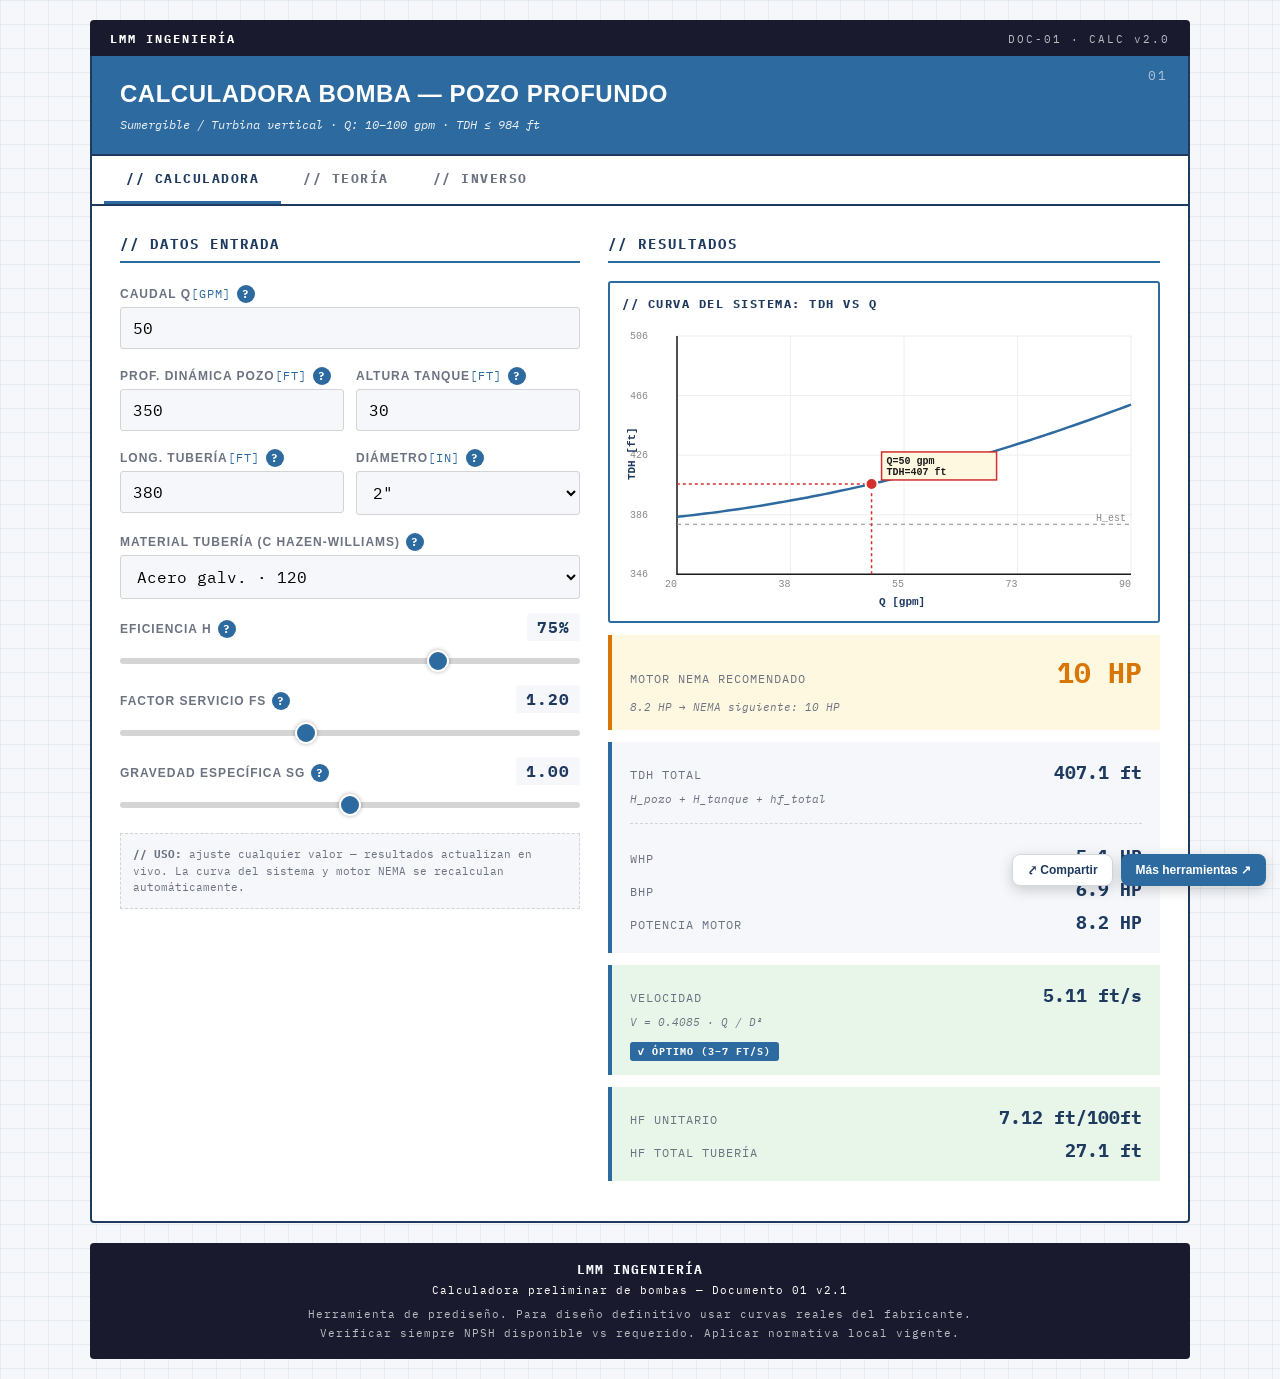
<file: agua/excel/calculadora_POZO.html>
<!DOCTYPE html>
<html lang="es">
<head>
<meta charset="UTF-8">
<meta name="viewport" content="width=device-width, initial-scale=1.0">

<!-- Google Analytics 4 -->
<script async src="https://www.googletagmanager.com/gtag/js?id=G-5J52X45YT5"></script>
<script>
  window.dataLayer = window.dataLayer || [];
  function gtag(){dataLayer.push(arguments);}
  gtag('js', new Date());
  gtag('config', 'G-5J52X45YT5');
</script>

<title>LMM Ingeniería — Calculadora Bomba — POZO PROFUNDO</title>
<link rel="preconnect" href="https://fonts.googleapis.com">
<link rel="preconnect" href="https://fonts.gstatic.com" crossorigin>
<link href="https://fonts.googleapis.com/css2?family=IBM+Plex+Mono:wght@400;500;700&display=swap" rel="stylesheet">
<style>
  :root {
    --c: #2D6A9F;
    --c-osc: #1E3A5F;
    --c-cl: #F5F7FA;
    --grid: rgba(45, 106, 159, 0.08);
    --tinta: #1A1A2E;
    --gris: #6B7280;
    --papel: #F5F7FA;
    --linea: #d4d4d4;
    --alert: #DC2626;
    --ok: #2D6A9F;
    --warn: #D97706;
  }
  * { box-sizing: border-box; margin: 0; padding: 0; }
  body {
    font-family: Verdana, 'Verdana UI', Geneva, sans-serif;
    background: var(--papel);
    background-image:
      linear-gradient(var(--grid) 1px, transparent 1px),
      linear-gradient(90deg, var(--grid) 1px, transparent 1px);
    background-size: 24px 24px;
    color: var(--tinta);
    min-height: 100vh;
    padding: 20px;
    line-height: 1.5;
  }
  .container { max-width: 1100px; margin: 0 auto; }
  
  .brand-bar {
    background: var(--tinta);
    color: white;
    padding: 8px 18px;
    border-radius: 4px 4px 0 0;
    border: 2px solid var(--tinta);
    border-bottom: none;
    font-family: 'IBM Plex Mono', 'Courier New', monospace;
    font-size: 12px;
    letter-spacing: 2px;
    display: flex;
    justify-content: space-between;
    align-items: center;
  }
  .brand-bar .lmm { font-weight: bold; }
  .brand-bar .doc-id { opacity: 0.7; font-size: 11px; }
  
  header {
    background: var(--c);
    color: white;
    padding: 20px 28px;
    border: 2px solid var(--c-osc);
    border-top: none;
    border-bottom: none;
    position: relative;
  }
  header::before {
    content: "01";
    position: absolute;
    top: 10px;
    right: 20px;
    font-family: 'IBM Plex Mono', 'Courier New', monospace;
    font-size: 13px;
    opacity: 0.6;
    letter-spacing: 2px;
  }
  h1 {
    font-size: 24px;
    font-weight: 800;
    letter-spacing: 0.5px;
    margin-bottom: 4px;
  }
  .subtitle {
    font-size: 12px;
    opacity: 0.92;
    font-style: italic;
    font-family: 'IBM Plex Mono', 'Courier New', monospace;
  }
  
  /* Tabs */
  .tabs {
    background: white;
    border: 2px solid var(--c-osc);
    border-bottom: none;
    display: flex;
    padding: 0 12px;
  }
  .tab-btn {
    background: none;
    border: none;
    padding: 14px 22px;
    font-family: 'IBM Plex Mono', 'Courier New', monospace;
    font-size: 13px;
    font-weight: bold;
    letter-spacing: 1.5px;
    color: var(--gris);
    cursor: pointer;
    border-bottom: 3px solid transparent;
    text-transform: uppercase;
    transition: all 0.15s;
  }
  .tab-btn:hover { color: var(--c-osc); }
  .tab-btn.active {
    color: var(--c-osc);
    border-bottom-color: var(--c);
  }
  
  main {
    background: white;
    border: 2px solid var(--c-osc);
    border-radius: 0 0 4px 4px;
    padding: 28px;
  }
  .tab-panel { display: none; }
  .tab-panel.active { display: block; }
  
  .calc-grid {
    display: grid;
    grid-template-columns: 1fr 1.2fr;
    gap: 28px;
  }
  @media (max-width: 800px) {
    .calc-grid { grid-template-columns: 1fr; }
    body { padding: 10px; }
    main { padding: 18px; }
    h1 { font-size: 20px; }
    .tab-btn { padding: 12px 14px; font-size: 11px; letter-spacing: 1px; }
  }
  
  .panel-input h2, .panel-output h2, .panel-input h3 {
    font-size: 14px;
    text-transform: uppercase;
    letter-spacing: 2px;
    color: var(--c-osc);
    border-bottom: 2px solid var(--c);
    padding-bottom: 6px;
    margin-bottom: 18px;
    font-family: 'IBM Plex Mono', 'Courier New', monospace;
  }
  .panel-input h3 {
    font-size: 12px;
    border-bottom: 1px dashed var(--c);
    margin: 18px 0 12px;
  }
  
  .field { margin-bottom: 14px; }
  .field label {
    display: block;
    font-size: 12px;
    font-weight: bold;
    color: var(--gris);
    margin-bottom: 4px;
    text-transform: uppercase;
    letter-spacing: 1px;
  }
  .field label .unit { color: var(--c); font-weight: normal; font-family: 'IBM Plex Mono', 'Courier New', monospace; }
  .field input, .field select {
    width: 100%;
    padding: 10px 12px;
    font-size: 16px;
    font-family: 'IBM Plex Mono', 'Courier New', monospace;
    border: 1.5px solid var(--linea);
    border-radius: 3px;
    background: var(--papel);
  }
  .field input:focus, .field select:focus { outline: none; border-color: var(--c); background: white; }
  .field-row { display: grid; grid-template-columns: 1fr 1fr; gap: 12px; }
  
  .slider-field { margin-bottom: 14px; }
  .slider-field label {
    display: flex;
    justify-content: space-between;
    align-items: baseline;
    font-size: 12px;
    font-weight: bold;
    color: var(--gris);
    margin-bottom: 6px;
    text-transform: uppercase;
    letter-spacing: 1px;
  }
  .slider-val {
    font-family: 'IBM Plex Mono', 'Courier New', monospace;
    font-size: 16px;
    color: var(--c-osc);
    background: var(--c-cl);
    padding: 2px 10px;
    border-radius: 3px;
    font-weight: bold;
  }
  input[type="range"] {
    -webkit-appearance: none;
    width: 100%;
    height: 6px;
    background: var(--linea);
    border-radius: 3px;
    outline: none;
  }
  input[type="range"]::-webkit-slider-thumb {
    -webkit-appearance: none;
    width: 22px; height: 22px;
    background: var(--c);
    border-radius: 50%;
    cursor: pointer;
    border: 2px solid white;
    box-shadow: 0 0 4px rgba(0,0,0,0.3);
  }
  input[type="range"]::-moz-range-thumb {
    width: 22px; height: 22px;
    background: var(--c);
    border-radius: 50%;
    cursor: pointer;
    border: 2px solid white;
  }
  
  .chart-block {
    background: white;
    border: 2px solid var(--c);
    padding: 12px;
    margin-bottom: 12px;
    border-radius: 3px;
  }
  .chart-title {
    font-size: 12px;
    text-transform: uppercase;
    letter-spacing: 1.5px;
    color: var(--c-osc);
    margin-bottom: 8px;
    font-family: 'IBM Plex Mono', 'Courier New', monospace;
    font-weight: bold;
  }
  canvas { display: block; width: 100% !important; max-width: 100%; height: auto !important; }
  
  .result-block {
    background: var(--c-cl);
    border-left: 4px solid var(--c);
    padding: 14px 18px;
    margin-bottom: 12px;
    font-family: 'IBM Plex Mono', 'Courier New', monospace;
  }
  .result-block.main { background: #fff8e1; border-left: 4px solid var(--warn); }
  .result-block.alert { background: #ffebee; border-left: 4px solid var(--alert); }
  .result-block.ok { background: #e8f5e9; border-left: 4px solid var(--ok); }
  .result-row { display: flex; justify-content: space-between; align-items: baseline; padding: 3px 0; }
  .result-label { font-size: 12px; color: var(--gris); text-transform: uppercase; letter-spacing: 1px; }
  .result-value { font-size: 18px; font-weight: bold; color: var(--c-osc); }
  .result-value.big { font-size: 28px; }
  .result-value.alert { color: var(--alert); }
  .result-value.ok { color: var(--ok); }
  .result-value.warn { color: var(--warn); }
  
  .badge {
    display: inline-block;
    padding: 2px 8px;
    border-radius: 3px;
    font-size: 10px;
    font-weight: bold;
    letter-spacing: 1px;
    text-transform: uppercase;
    font-family: 'IBM Plex Mono', 'Courier New', monospace;
  }
  .badge.ok { background: var(--ok); color: white; }
  .badge.warn { background: var(--warn); color: white; }
  .badge.alert { background: var(--alert); color: white; }
  
  .formula { font-size: 11px; color: var(--gris); font-style: italic; margin-top: 2px; font-family: 'IBM Plex Mono', 'Courier New', monospace; }
  .divider { border-top: 1px dashed var(--linea); margin: 16px 0; }
  
  .footer-note {
    margin-top: 18px;
    padding: 12px;
    background: var(--papel);
    border: 1px dashed var(--linea);
    font-size: 11px;
    color: var(--gris);
    font-family: 'IBM Plex Mono', 'Courier New', monospace;
    line-height: 1.5;
  }
  
  .conversion {
    background: var(--c-cl);
    padding: 6px 10px;
    margin-top: 4px;
    border-radius: 3px;
    font-size: 11px;
    font-family: 'IBM Plex Mono', 'Courier New', monospace;
    color: var(--c-osc);
  }
  
  .npsh-bar {
    margin-top: 8px;
    height: 24px;
    background: linear-gradient(to right, #ffebee 0%, #ffebee 40%, #fff8e1 40%, #fff8e1 60%, #e8f5e9 60%);
    border: 1px solid var(--linea);
    border-radius: 3px;
    position: relative;
    overflow: hidden;
  }
  .npsh-marker {
    position: absolute;
    top: -4px; bottom: -4px;
    width: 4px;
    background: var(--alert);
    box-shadow: 0 0 4px rgba(0,0,0,0.3);
  }
  
  /* Teoria */
  .theory { max-width: 800px; line-height: 1.7; font-size: 14px; }
  .theory h3 {
    font-size: 18px;
    color: var(--c-osc);
    margin: 24px 0 12px;
    padding-bottom: 6px;
    border-bottom: 2px solid var(--c);
    font-family: 'IBM Plex Mono', 'Courier New', monospace;
    letter-spacing: 1px;
  }
  .theory h3:first-child { margin-top: 0; }
  .theory h4 {
    font-size: 14px;
    color: var(--c-osc);
    margin: 18px 0 8px;
    text-transform: uppercase;
    letter-spacing: 1px;
    font-family: 'IBM Plex Mono', 'Courier New', monospace;
  }
  .theory p { margin-bottom: 10px; text-align: justify; }
  .theory ul { margin: 8px 0 12px 24px; }
  .theory li { margin-bottom: 4px; }
  .theory strong { color: var(--c-osc); }
  .formula-block {
    background: var(--papel);
    border-left: 4px solid var(--c);
    padding: 12px 18px;
    margin: 12px 0;
    border-radius: 3px;
  }
  .formula-name {
    font-size: 11px;
    color: var(--c-osc);
    font-weight: bold;
    text-transform: uppercase;
    letter-spacing: 1.5px;
    margin-bottom: 6px;
    font-family: 'IBM Plex Mono', 'Courier New', monospace;
  }
  .formula-block code {
    display: block;
    font-family: 'IBM Plex Mono', 'Courier New', monospace;
    font-size: 16px;
    font-weight: bold;
    color: var(--tinta);
    padding: 4px 0;
  }
  .formula-note {
    font-size: 11px;
    color: var(--gris);
    font-style: italic;
    margin-top: 6px;
    line-height: 1.5;
  }
  .var-table {
    width: 100%;
    border-collapse: collapse;
    margin: 12px 0;
    font-family: 'IBM Plex Mono', 'Courier New', monospace;
    font-size: 13px;
  }
  .var-table th, .var-table td {
    padding: 8px 12px;
    text-align: left;
    border-bottom: 1px solid var(--linea);
  }
  .var-table th {
    background: var(--c-cl);
    color: var(--c-osc);
    font-size: 11px;
    text-transform: uppercase;
    letter-spacing: 1px;
  }
  
  footer {
    margin-top: 20px;
    padding: 16px;
    background: var(--tinta);
    color: white;
    border-radius: 4px;
    font-family: 'IBM Plex Mono', 'Courier New', monospace;
    font-size: 11px;
    text-align: center;
    letter-spacing: 1px;
    line-height: 1.7;
  }
  footer .lmm { font-weight: bold; color: var(--c-cl); font-size: 13px; }
  footer .disclaimer { opacity: 0.7; margin-top: 6px; }
  
  /* === HELP ICONS + MODAL === */
  .help-icon {
    display: inline-flex;
    align-items: center;
    justify-content: center;
    width: 18px; height: 18px;
    border-radius: 50%;
    background: var(--c);
    color: white;
    font-size: 11px;
    font-weight: bold;
    cursor: pointer;
    margin-left: 6px;
    border: none;
    font-family: 'IBM Plex Mono', 'Courier New', monospace;
    transition: background 0.15s, transform 0.15s;
    user-select: none;
  }
  .help-icon:hover {
    background: var(--c-osc);
    transform: scale(1.15);
  }
  
  .modal-overlay {
    display: none;
    position: fixed;
    top: 0; left: 0; right: 0; bottom: 0;
    background: rgba(0,0,0,0.6);
    z-index: 1000;
    justify-content: center;
    align-items: center;
    padding: 20px;
  }
  .modal-overlay.active { display: flex; }
  .modal {
    background: white;
    border: 2px solid var(--c-osc);
    border-radius: 6px;
    padding: 24px;
    max-width: 600px;
    width: 100%;
    max-height: 85vh;
    overflow-y: auto;
    position: relative;
  }
  .modal-close {
    position: absolute;
    top: 12px; right: 12px;
    width: 32px; height: 32px;
    border: none;
    background: var(--tinta);
    color: white;
    border-radius: 50%;
    font-size: 18px;
    cursor: pointer;
    line-height: 1;
    font-family: 'IBM Plex Mono', 'Courier New', monospace;
  }
  .modal h3 {
    color: var(--c-osc);
    margin-bottom: 12px;
    padding-right: 40px;
    font-family: 'IBM Plex Mono', 'Courier New', monospace;
    letter-spacing: 1px;
    border-bottom: 2px solid var(--c);
    padding-bottom: 8px;
  }
  .modal p { margin-bottom: 10px; line-height: 1.6; font-size: 14px; }
  .modal strong { color: var(--c-osc); }
  .modal ul { margin: 8px 0 12px 24px; font-size: 14px; }
  .modal li { margin-bottom: 6px; }
  .modal .ejemplo {
    background: var(--c-cl);
    border-left: 4px solid var(--c);
    padding: 10px 14px;
    margin: 10px 0;
    font-size: 13px;
    border-radius: 3px;
  }
  .modal .diagram {
    background: var(--papel);
    border: 1px solid var(--linea);
    padding: 12px;
    margin: 12px 0;
    border-radius: 4px;
    text-align: center;
  }
  .modal .diagram svg { max-width: 100%; height: auto; }
  
  /* Etiquetas con icono ayuda - alinear */
  .field label, .slider-field label > span:first-child {
    display: inline-flex;
    align-items: center;
  }
</style>
</head>
<body>
<div class="container">
  <div class="brand-bar">
    <span class="lmm">LMM INGENIERÍA</span>
    <span class="doc-id">DOC-01 · CALC v2.0</span>
  </div>
  <header>
    <h1>CALCULADORA BOMBA — POZO PROFUNDO</h1>
    <div class="subtitle">Sumergible / Turbina vertical · Q: 10–100 gpm · TDH ≤ 984 ft</div>
  </header>
  <nav class="tabs">
    <button class="tab-btn active" data-tab="calc">// Calculadora</button>
    <button class="tab-btn" data-tab="teoria">// Teoría</button>
    <button class="tab-btn" data-tab="inverso">// Inverso</button>
  </nav>
  <main>
    
    <div class="tab-panel active" id="panel-calc">
      <div class="calc-grid">
        <section class="panel-input">
          <h2>// Datos entrada</h2>
          
      <div class="field">
        <label>Caudal Q <span class="unit">[gpm]</span> <span class="help-icon" data-help="Q">?</span></label>
        <input type="number" id="Q" value="50" min="1" step="1">
      </div>
      
      <div class="field-row">
        <div class="field">
          <label>Prof. dinámica pozo <span class="unit">[ft]</span> <span class="help-icon" data-help="Hpozo">?</span></label>
          <input type="number" id="Hpozo" value="350" min="0" step="1">
        </div>
        <div class="field">
          <label>Altura tanque <span class="unit">[ft]</span> <span class="help-icon" data-help="Htanque">?</span></label>
          <input type="number" id="Htanque" value="30" min="0" step="1">
        </div>
      </div>
          
          <div class="field-row">
            <div class="field">
              <label>Long. tubería <span class="unit">[ft]</span> <span class="help-icon" data-help="L">?</span></label>
              <input type="number" id="L" value="380" min="0" step="1">
            </div>
            <div class="field">
              <label>Diámetro <span class="unit">[in]</span> <span class="help-icon" data-help="D">?</span></label>
              <select id="D">
            <option value="1.5">1.5"</option>
            <option value="2" selected>2"</option>
            <option value="2.5">2.5"</option>
            <option value="3">3"</option>
            <option value="4">4"</option></select>
            </div>
          </div>
          
          <div class="field">
            <label>Material tubería (C Hazen-Williams) <span class="help-icon" data-help="C">?</span></label>
            <select id="C">
            <option value="150">PVC nuevo · 150</option>
            <option value="140">HDPE · 140</option>
            <option value="120" selected>Acero galv. · 120</option>
            <option value="100">Acero usado · 100</option>
            <option value="80">Hierro fund. viejo · 80</option></select>
          </div>
          
          <div class="slider-field">
            <label><span>Eficiencia η <span class="help-icon" data-help="eta">?</span></span><span class="slider-val"><span id="eta_val">75</span>%</span></label>
            <input type="range" id="eta" value="75" min="40" max="90" step="1">
          </div>
          
          <div class="slider-field">
            <label><span>Factor servicio FS <span class="help-icon" data-help="FS">?</span></span><span class="slider-val" id="fs_val">1.20</span></label>
            <input type="range" id="FS" value="1.2" min="1.00" max="1.50" step="0.05">
          </div>
          
          <div class="slider-field">
            <label><span>Gravedad específica SG <span class="help-icon" data-help="SG">?</span></span><span class="slider-val" id="sg_val">1.00</span></label>
            <input type="range" id="SG" value="1.0" min="0.8" max="1.2" step="0.01">
          </div>
          
          
          
          <div class="footer-note">
            <strong>// USO:</strong> ajuste cualquier valor — resultados actualizan en vivo. La curva del sistema y motor NEMA se recalculan automáticamente.
          </div>
        </section>
        
        <section class="panel-output">
          <h2>// Resultados</h2>
          
          <div class="chart-block">
            <div class="chart-title">// Curva del sistema: TDH vs Q</div>
            <canvas id="chart"></canvas>
          </div>
          
          <div class="result-block main">
            <div class="result-row">
              <span class="result-label">Motor NEMA recomendado</span>
              <span class="result-value big warn" id="motor_nema">—</span>
            </div>
            <div class="formula" id="formula_motor"></div>
          </div>
          
          <div class="result-block">
            <div class="result-row">
              <span class="result-label">TDH total</span>
              <span class="result-value" id="tdh">—</span>
            </div>
            <div class="formula">H_pozo + H_tanque + hf_total</div>
            <div class="divider"></div>
            <div class="result-row">
              <span class="result-label">WHP</span>
              <span class="result-value" id="whp">—</span>
            </div>
            <div class="result-row">
              <span class="result-label">BHP</span>
              <span class="result-value" id="bhp">—</span>
            </div>
            
            <div class="result-row">
              <span class="result-label">Potencia motor</span>
              <span class="result-value" id="pmotor">—</span>
            </div>
          </div>
          
          <div class="result-block" id="block_v">
            <div class="result-row">
              <span class="result-label">Velocidad</span>
              <span class="result-value" id="vel">—</span>
            </div>
            <div class="formula">V = 0.4085 · Q / D²</div>
            <div style="margin-top:6px;"><span class="badge" id="vel_badge">—</span></div>
          </div>
          
          <div class="result-block" id="block_hf">
            <div class="result-row">
              <span class="result-label">hf unitario</span>
              <span class="result-value" id="hf_unit">—</span>
            </div>
            <div class="result-row">
              <span class="result-label">hf total tubería</span>
              <span class="result-value" id="hf_total">—</span>
            </div>
          </div>
          
          
          
        </section>
      </div>
    </div>
    
    <div class="tab-panel" id="panel-teoria">
      <div class="theory">
        <h3>// Qué hace esta calculadora</h3>
        <p>Esta herramienta es un <strong>análisis preliminar</strong> del sistema de bombeo. Calcula la potencia requerida, las pérdidas hidráulicas, la velocidad del fluido en la tubería y el tamaño de motor comercial recomendado. Está orientada específicamente a sistemas de tipo <strong>Sumergible / Turbina vertical</strong>.</p>
        
        <p>El usuario ingresa caudal deseado, alturas, geometría de tubería y características del fluido. La calculadora retorna en tiempo real todos los parámetros derivados, junto con una curva del sistema que muestra cómo varía el TDH requerido con el caudal.</p>
        
        <p><strong>No reemplaza el diseño definitivo</strong> que requiere curvas reales del fabricante de la bomba, análisis transitorio (golpe de ariete), selección detallada de accesorios y verificación de NPSH con valores de catálogo.</p>
        
        <h3>// Ecuación de potencia hidráulica</h3>
        <p>La potencia que un fluido recibe al ser bombeado se deduce del trabajo necesario para elevar un peso a una altura por unidad de tiempo:</p>
        
        <div class="formula-block">
          <div class="formula-name">Potencia hidráulica - sistema imperial</div>
          <code>WHP = (Q × TDH × SG) / 3960</code>
          <div class="formula-note">El factor 3960 = (60 s/min × 33000 ft·lb/min·HP) / 8.33 lb/gal · 1 / (1 ft³/7.48 gal). Combina la conversión de gpm a ft³/min, peso específico del agua (62.4 lb/ft³) y la definición de HP.</div>
        </div>
        
        <div class="formula-block">
          <div class="formula-name">Equivalente en SI</div>
          <code>P_hid = ρ × g × Q × H</code>
          <div class="formula-note">ρ densidad [kg/m³], g = 9.81 m/s², Q [m³/s], H [m]. Resultado en watts.</div>
        </div>
        
        <h3>// Eficiencia y potencia al freno</h3>
        <p>La bomba no transfiere toda la energía del eje al fluido. Hay pérdidas hidráulicas (fricción interna, recirculaciones), volumétricas (fugas internas) y mecánicas (rodamientos, sellos). La <strong>eficiencia global</strong> η relaciona la potencia hidráulica útil con la potencia al eje:</p>
        
        <div class="formula-block">
          <div class="formula-name">Potencia al freno</div>
          <code>BHP = WHP / η</code>
          <div class="formula-note">η ≈ 0.75 es referencia conservadora. Bombas grandes (>500 HP) pueden alcanzar 0.82–0.88. Sanitarias vortex: 0.40–0.55.</div>
        </div>
        
        <p><strong>Eficiencia real esperada para este tipo de bomba:</strong> 65–75% sumergibles · 75–82% turbinas</p>
        
        <h3>// Factor de servicio (FS)</h3>
        <p>El motor eléctrico debe entregar más potencia que la BHP calculada para cubrir variaciones de operación, picos transitorios, desgaste con el tiempo y el factor de servicio de diseño. Se aplica un factor entre 1.15 y 1.25:</p>
        
        <div class="formula-block">
          <code>P_motor = BHP × FS</code>
          <div class="formula-note">FS = 1.15 servicio continuo agua limpia · FS = 1.20 servicio general · FS = 1.25 condiciones severas, sanitario, arranques frecuentes.</div>
        </div>
        
        <p>Luego se selecciona el motor comercial NEMA inmediatamente superior. Los tamaños estándar son: 1, 1.5, 2, 3, 5, 7.5, 10, 15, 20, 25, 30, 40, 50, 60, 75, 100, 125, 150, 200, 250, 300 HP, etc.</p>
        
        <h3>// Pérdidas por fricción - Hazen-Williams</h3>
        <p>La ecuación de Hazen-Williams es una correlación empírica desarrollada en 1905 para agua a temperatura ambiente en tuberías. Es más simple que Darcy-Weisbach (no requiere iteración) y suficientemente precisa para diseño de sistemas de agua.</p>
        
        <div class="formula-block">
          <div class="formula-name">Hazen-Williams - sistema imperial</div>
          <code>hf = 0.2083 × (100/C)^1.852 × Q^1.852 / D^4.87 × (L/100)</code>
          <div class="formula-note">hf en ft, Q en gpm, D en pulgadas, L en ft, C coeficiente adimensional del material.</div>
        </div>
        
        <table class="var-table">
          <tr><th>Material</th><th>C típico</th></tr>
          <tr><td>PVC nuevo</td><td>150</td></tr>
          <tr><td>HDPE</td><td>140</td></tr>
          <tr><td>Concreto liso</td><td>130</td></tr>
          <tr><td>Acero galvanizado nuevo</td><td>120</td></tr>
          <tr><td>Acero usado (>10 años)</td><td>100</td></tr>
          <tr><td>Hierro fundido viejo</td><td>80</td></tr>
        </table>
        
        <p><strong>Limitación:</strong> Hazen-Williams es válida solo para agua o fluidos newtonianos similares en régimen turbulento (Re > 10⁴). Para fluidos viscosos, alta temperatura o aire, usar Darcy-Weisbach.</p>
        
        <h3>// Velocidad del fluido</h3>
        <p>La velocidad en la tubería se calcula directamente de la continuidad:</p>
        
        <div class="formula-block">
          <code>V = Q / A = 0.4085 × Q / D²</code>
          <div class="formula-note">Conversión: V [ft/s] = (Q [gpm] / 7.48 gal/ft³ / 60 s/min) / (π·D²/4 [ft²]) con D en pulgadas. El factor combinado es 0.4085.</div>
        </div>
        
        <p><strong>Rangos recomendados:</strong></p>
        <ul>
          <li><strong>3–7 ft/s:</strong> óptimo. Balance entre pérdidas razonables y diámetro económico.</li>
          <li><strong>7–10 ft/s:</strong> aceptable para tramos cortos o tuberías de descarga.</li>
          <li><strong>&gt; 10 ft/s:</strong> erosión, ruido, golpe de ariete severo. Subir diámetro.</li>
          <li><strong>&lt; 3 ft/s:</strong> sedimentación de sólidos suspendidos. Reducir diámetro.</li>
        </ul>
        
        <h3>// TDH (altura dinámica total)</h3>
        <p>El TDH es la altura que debe vencer la bomba. Se compone de:</p>
        
        <div class="formula-block">
          <code>TDH = H_estática + H_presión + Σ hf + H_velocidad</code>
          <div class="formula-note">H_estática: diferencia geométrica entre niveles. H_presión: presión en descarga si descarga a tanque presurizado. Σhf: suma de pérdidas (tubería + accesorios). H_velocidad: V²/2g (usualmente despreciable, &lt;2% del total).</div>
        </div>
        
        
        <h4>Particularidades del pozo profundo</h4>
        <p>En sistemas de pozo profundo la <strong>altura dinámica del pozo</strong> es el componente dominante del TDH. Esta altura aumenta durante la operación debido al cono de abatimiento (drawdown) que se forma al extraer agua.</p>
        
        <div class="formula-block">
          <div class="formula-name">Altura dinámica del pozo</div>
          <code>H_pozo_dinámica = NE + S</code>
          <div class="formula-note">NE = nivel estático (m antes de bombear). S = abatimiento durante operación (depende del caudal y del coeficiente específico del pozo).</div>
        </div>
        
        <p>La <strong>bomba sumergible</strong> tipo lapicero (impulsores múltiples) es la opción dominante. Cada etapa (impulsor) aporta una fracción de la altura total. Una bomba de 10 etapas puede generar 10 veces la altura de una sola etapa al mismo caudal.</p>
        
        <p><strong>NPSH no es crítico</strong> porque la bomba está sumergida y la presión hidrostática suministra el NPSH disponible. Sin embargo, debe respetarse la <strong>sumergencia mínima</strong> indicada por el fabricante (usualmente 1–2 m sobre el impulsor superior) para evitar entrada de aire.</p>
        
        <h4>Eficiencia típica</h4>
        <p>Las bombas sumergibles tienen menor eficiencia que las centrífugas de superficie debido a las pérdidas hidráulicas internas entre etapas y al ajuste mecánico. Valores reales:</p>
        <ul>
          <li><strong>Sumergibles pozo:</strong> 60–75%</li>
          <li><strong>Turbinas verticales (impulsor sumergido, motor en superficie):</strong> 75–82%</li>
        </ul>
        
        
        <h3>// Curva del sistema</h3>
        <p>La curva del sistema relaciona el TDH requerido con el caudal. Su forma es <strong>parabólica creciente</strong> porque las pérdidas crecen con Q^1.852 (Hazen-Williams). La intersección con la curva característica de la bomba (suministrada por el fabricante) define el <strong>punto de operación real</strong>.</p>
        
        <div class="formula-block">
          <code>TDH(Q) = H_estática + K · Q^1.852</code>
          <div class="formula-note">K constante que agrupa los términos de geometría y material. La curva graficada en esta calculadora muestra esta función para los parámetros ingresados.</div>
        </div>
        
        <h3>// Referencias</h3>
        <ul>
          <li>Karassik et al. (2008) - <em>Pump Handbook</em>, 4ª ed., McGraw-Hill.</li>
          <li>Hydraulic Institute Standards (ANSI/HI 9.6.1).</li>
          <li>Streeter, V. & Wylie, E.B. - <em>Fluid Mechanics</em>.</li>
          <li>AWWA Manual M11 - <em>Steel Water Pipe</em>.</li>
          <li>Metcalf & Eddy - <em>Wastewater Engineering</em> (para sanitario).</li>
        </ul>
      </div>
    </div>
    
    <div class="tab-panel" id="panel-inverso">
      <div class="theory" style="margin-bottom:18px;">
        <h3>// Cálculo inverso: dado motor + tubería → Q máximo</h3>
        <p>Este modo responde: <strong>"si ya tengo este motor instalado y esta tubería, ¿cuánto caudal puedo bombear como máximo?"</strong></p>
        <p>El procedimiento es iterativo:</p>
        <ol style="margin-left:24px;">
          <li>Asume un Q de prueba.</li>
          <li>Calcula TDH(Q) con la curva del sistema.</li>
          <li>Calcula BHP requerido: BHP = Q · TDH · SG / (3960 · η).</li>
          <li>Compara con BHP disponible del motor (P_motor / FS).</li>
          <li>Ajusta Q hasta que coincidan.</li>
        </ol>
        <p>La búsqueda se hace por <strong>bisección</strong> entre Q = 1 gpm y Q = 100 gpm con tolerancia 0.5 gpm.</p>
      </div>
      
      <div class="calc-grid">
        <section class="panel-input">
          <h2>// Datos sistema instalado</h2>
          
          <div class="field">
            <label>Motor instalado <span class="unit">[HP]</span> <span class="help-icon" data-help="inv_motor">?</span></label>
            <input type="number" id="inv_motor" value="10" min="0.5" step="0.5">
            <div class="formula" style="margin-top:6px;">Potencia en placa del motor</div>
          </div>
          
          <div class="field-row">
            <div class="field">
              <label>H estática total <span class="unit">[ft]</span></label>
              <input type="number" id="inv_Hest" value="200" min="0" step="1">
            </div>
            <div class="field">
              <label>Long. tubería <span class="unit">[ft]</span></label>
              <input type="number" id="inv_L" value="400" min="0" step="1">
            </div>
          </div>
          
          <div class="field-row">
            <div class="field">
              <label>Diámetro <span class="unit">[in]</span></label>
              <select id="inv_D">
            <option value="1.5">1.5"</option>
            <option value="2" selected >2"</option>
            <option value="2.5">2.5"</option>
            <option value="3">3"</option>
            <option value="4">4"</option></select>
            </div>
            <div class="field">
              <label>Material C</label>
              <select id="inv_C">
            <option value="150">PVC nuevo · 150</option>
            <option value="140">HDPE · 140</option>
            <option value="120" selected>Acero galv. · 120</option>
            <option value="100">Acero usado · 100</option>
            <option value="80">Hierro fund. viejo · 80</option></select>
            </div>
          </div>
          
          <div class="slider-field">
            <label><span>Eficiencia η bomba</span><span class="slider-val"><span id="inv_eta_val">75</span>%</span></label>
            <input type="range" id="inv_eta" value="75" min="40" max="90" step="1">
          </div>
          
          <div class="slider-field">
            <label><span>Factor servicio motor</span><span class="slider-val" id="inv_fs_val">1.20</span></label>
            <input type="range" id="inv_FS" value="1.2" min="1.00" max="1.50" step="0.05">
          </div>
          
          <div class="slider-field">
            <label><span>SG</span><span class="slider-val" id="inv_sg_val">1.00</span></label>
            <input type="range" id="inv_SG" value="1.0" min="0.8" max="1.2" step="0.01">
          </div>
          
          <div class="footer-note">
            <strong>// MÉTODO:</strong> bisección numérica. Converge en menos de 30 iteraciones. Si el motor es demasiado pequeño para la H_estática, Q resultante puede ser cero (motor incapaz de vencer H).
          </div>
        </section>
        
        <section class="panel-output">
          <h2>// Capacidad máxima</h2>
          
          <div class="result-block main">
            <div class="result-row">
              <span class="result-label">Caudal máximo posible</span>
              <span class="result-value big warn" id="inv_Qmax">—</span>
            </div>
            <div class="formula">Q que satura el motor disponible</div>
          </div>
          
          <div class="result-block">
            <div class="result-row">
              <span class="result-label">TDH a Q máximo</span>
              <span class="result-value" id="inv_tdh">—</span>
            </div>
            <div class="result-row">
              <span class="result-label">BHP disponible</span>
              <span class="result-value" id="inv_bhp_disp">—</span>
            </div>
            <div class="formula">P_motor / FS</div>
            <div class="result-row">
              <span class="result-label">BHP requerido a Q max</span>
              <span class="result-value" id="inv_bhp_req">—</span>
            </div>
            <div class="formula">Q · TDH · SG / (3960·η)</div>
            <div class="divider"></div>
            <div class="result-row">
              <span class="result-label">Velocidad resultante</span>
              <span class="result-value" id="inv_vel">—</span>
            </div>
            <div style="margin-top:6px;"><span class="badge" id="inv_vel_badge">—</span></div>
            <div class="result-row">
              <span class="result-label">hf total</span>
              <span class="result-value" id="inv_hf">—</span>
            </div>
            <div class="result-row">
              <span class="result-label">Iteraciones</span>
              <span class="result-value" id="inv_iter">—</span>
            </div>
          </div>
          
          <div class="result-block" id="inv_diag">
            <div class="result-row">
              <span class="result-label">Diagnóstico</span>
            </div>
            <div id="inv_msg" style="font-size:13px; margin-top:6px; line-height:1.5;"></div>
          </div>
        </section>
      </div>
    </div>
  </main>
  <footer>
    <div class="lmm">LMM INGENIERÍA</div>
    <div>Calculadora preliminar de bombas — Documento 01 v2.1</div>
    <div class="disclaimer">
      Herramienta de prediseño. Para diseño definitivo usar curvas reales del fabricante.<br>
      Verificar siempre NPSH disponible vs requerido. Aplicar normativa local vigente.
    </div>
  </footer>
</div>

<!-- Modal ayuda -->
<div class="modal-overlay" id="modal-overlay">
  <div class="modal">
    <button class="modal-close" id="modal-close">×</button>
    <div id="modal-content"></div>
  </div>
</div>
<script>

const D = id => document.getElementById(id);
const NEMA = [1, 1.5, 2, 3, 5, 7.5, 10, 15, 20, 25, 30, 40, 50, 60, 75,
              100, 125, 150, 200, 250, 300, 350, 400, 500, 600, 700, 800,
              900, 1000, 1250, 1500, 2000, 2500, 3000];
const COLOR = { c: '#2D6A9F', cOsc: '#1E3A5F',
                 tinta: '#1a1a1a', gris: '#888', red: '#d32f2f' };

// === SISTEMA DE AYUDAS (MODAL) ===
const HELP = {
  'Q': { titulo: `Caudal (Q)`, contenido: `            <p><strong>Qué es:</strong> volumen de agua que la bomba debe entregar por unidad de tiempo.</p>            <p><strong>Unidad:</strong> galones por minuto (gpm).</p>            <p><strong>Cómo determinarlo:</strong></p>            <ul>              <li><strong>Para abastecimiento:</strong> población × dotación (L/persona/día) × factor de mayoración (1.5–2.0 para caudal máximo horario).</li>              <li><strong>Para riego:</strong> área × demanda evapotranspiración.</li>              <li><strong>Para sanitario:</strong> caudal pico hora-punta de la red colectora.</li>            </ul>            <div class="ejemplo">              <strong>Ejemplo:</strong> Comunidad de 500 personas, dotación 150 L/p/día, factor 1.8:<br>              Q = 500 × 150 × 1.8 / (24 × 60) = 93.75 L/min ≈ <strong>25 gpm</strong>            </div>        ` },
  'Hpozo': { titulo: `Profundidad dinámica del pozo`, contenido: `            <p><strong>Qué es:</strong> distancia vertical desde la <em>boca del pozo</em> (terreno) hasta el <em>nivel del agua mientras la bomba opera</em>.</p>            <p>No es lo mismo que la profundidad total del pozo. El agua baja al bombearse (efecto llamado <strong>abatimiento</strong> o cono de depresión).</p>            <p><strong>Cómo medirlo:</strong></p>            <ul>              <li>Sonda de nivel mientras la bomba está operando a régimen.</li>              <li>O sumar: nivel estático (NE) + abatimiento (S) reportado en la prueba de pozo.</li>            </ul>            <div class="diagram">              <svg viewBox="0 0 320 240" xmlns="http://www.w3.org/2000/svg" style="font-family:Arial;font-size:11px;">                <!-- terreno -->                <rect x="0" y="40" width="320" height="20" fill="#8d6e63"/>                <line x1="0" y1="40" x2="320" y2="40" stroke="#5d4037" stroke-width="2"/>                <text x="10" y="35" fill="#5d4037">Terreno (boca pozo)</text>                <!-- pozo -->                <rect x="130" y="40" width="60" height="180" fill="#bdbdbd" opacity="0.3"/>                <line x1="130" y1="40" x2="130" y2="220" stroke="#424242" stroke-width="2"/>                <line x1="190" y1="40" x2="190" y2="220" stroke="#424242" stroke-width="2"/>                <!-- nivel estatico -->                <line x1="130" y1="100" x2="190" y2="100" stroke="#0288d1" stroke-width="1" stroke-dasharray="4,3"/>                <text x="195" y="103" fill="#0288d1">NE (estático)</text>                <!-- nivel dinamico -->                <line x1="130" y1="160" x2="190" y2="160" stroke="#01579b" stroke-width="2.5"/>                <rect x="130" y="160" width="60" height="60" fill="#0277bd" opacity="0.5"/>                <text x="195" y="163" fill="#01579b" font-weight="bold">ND (operando)</text>                <!-- bomba -->                <rect x="145" y="195" width="30" height="22" fill="#c62828"/>                <text x="200" y="210" fill="#c62828">Bomba</text>                <!-- flecha medida -->                <line x1="80" y1="40" x2="80" y2="160" stroke="#d32f2f" stroke-width="2" marker-end="url(#arr)" marker-start="url(#arr)"/>                <defs><marker id="arr" markerWidth="8" markerHeight="8" refX="4" refY="4" orient="auto"><polygon points="0,0 8,4 0,8" fill="#d32f2f"/></marker></defs>                <text x="20" y="105" fill="#d32f2f" font-weight="bold">H_pozo</text>                <text x="20" y="118" fill="#d32f2f">dinámica</text>              </svg>            </div>            <div class="ejemplo">              <strong>Ejemplo:</strong> Pozo con NE = 20 m, abatimiento al bombear = 8 m:<br>              H_pozo dinámica = 28 m × 3.28 = <strong>92 ft</strong>            </div>        ` },
  'Htanque': { titulo: `Altura del tanque`, contenido: `            <p><strong>Qué es:</strong> distancia vertical desde la <em>boca del pozo</em> (o nivel del terreno donde sale el agua) hasta el <em>nivel del agua dentro del tanque elevado</em> de destino.</p>            <p>Si el tanque está al mismo nivel del pozo: 0 ft.<br>            Si el tanque está en una loma a 30 m sobre el pozo: 100 ft.</p>            <p><strong>Cuidado:</strong> mide hasta la <strong>entrada superior del tanque</strong> (rebosadero), no hasta su base. La bomba debe poder llenar el tanque hasta su nivel máximo.</p>            <div class="ejemplo">              <strong>Ejemplo:</strong> Pozo a cota 100 m, tanque elevado en cota 145 m (su base) y altura tanque 5 m:<br>              H_tanque = (145 + 5) − 100 = 50 m = <strong>164 ft</strong>            </div>        ` },
  'Hest': { titulo: `Altura estática`, contenido: `            <p><strong>Qué es:</strong> diferencia <em>vertical</em> entre el nivel del agua en la fuente (succión) y el nivel del agua en el destino (descarga).</p>            <p>Es lo que la bomba debería vencer aunque no hubiera tubería ni fricción. Solo geometría.</p>            <div class="diagram">              <svg viewBox="0 0 360 220" xmlns="http://www.w3.org/2000/svg" style="font-family:Arial;font-size:11px;">                <!-- fuente -->                <rect x="20" y="140" width="80" height="50" fill="#0277bd" opacity="0.5"/>                <line x1="20" y1="140" x2="100" y2="140" stroke="#01579b" stroke-width="2"/>                <text x="30" y="135" fill="#01579b" font-weight="bold">FUENTE</text>                <text x="30" y="170" fill="white" font-size="10">Río/Toma</text>                <!-- bomba -->                <rect x="115" y="155" width="35" height="25" fill="#c62828"/>                <text x="115" y="195" fill="#c62828" font-size="10">Bomba</text>                <!-- tubería sube -->                <line x1="150" y1="167" x2="250" y2="167" stroke="#616161" stroke-width="3"/>                <line x1="250" y1="167" x2="250" y2="60" stroke="#616161" stroke-width="3"/>                <line x1="250" y1="60" x2="290" y2="60" stroke="#616161" stroke-width="3"/>                <!-- tanque destino -->                <rect x="290" y="40" width="60" height="60" fill="#0277bd" opacity="0.5"/>                <line x1="290" y1="40" x2="350" y2="40" stroke="#01579b" stroke-width="2"/>                <text x="295" y="35" fill="#01579b" font-weight="bold">DESTINO</text>                <text x="295" y="75" fill="white" font-size="10">Tanque</text>                <!-- medida vertical -->                <line x1="180" y1="140" x2="180" y2="40" stroke="#d32f2f" stroke-width="2" marker-end="url(#arr2)" marker-start="url(#arr2)"/>                <defs><marker id="arr2" markerWidth="8" markerHeight="8" refX="4" refY="4" orient="auto"><polygon points="0,0 8,4 0,8" fill="#d32f2f"/></marker></defs>                <text x="190" y="90" fill="#d32f2f" font-weight="bold">H estática</text>                <!-- terreno -->                <line x1="0" y1="200" x2="360" y2="200" stroke="#5d4037" stroke-width="2"/>              </svg>            </div>            <p><strong>Importante:</strong> la <em>altura estática</em> no depende del caudal, del diámetro, ni del material. Solo cambia si mueves la fuente o el destino.</p>            <p><strong>Si la fuente está más alta que el destino</strong> (gravedad ayuda): H_est = 0 o negativo (no se requiere bombeo, salvo para vencer fricción).</p>            <div class="ejemplo">              <strong>Ejemplo:</strong> Toma en río cota 50 m, tanque destino cota 170 m:<br>              H_est = (170 − 50) × 3.28 = <strong>394 ft</strong>            </div>        ` },
  'Hs': { titulo: `Altura de succión (Hs)`, contenido: `            <p><strong>Qué es:</strong> distancia <em>vertical</em> entre el <em>eje de la bomba</em> y el <em>nivel del agua en la fuente</em>.</p>            <p>Convención de signos:</p>            <ul>              <li><strong>Hs positivo:</strong> bomba está <em>arriba</em> del agua (succiona contra gravedad). Caso crítico para cavitación.</li>              <li><strong>Hs negativo:</strong> bomba está <em>debajo</em> del agua (sumergida o "ahogada"). NPSH mejora.</li>              <li><strong>Hs = 0:</strong> bomba al mismo nivel del agua.</li>            </ul>            <div class="diagram">              <svg viewBox="0 0 320 220" xmlns="http://www.w3.org/2000/svg" style="font-family:Arial;font-size:11px;">                <!-- caso bomba arriba (Hs+) -->                <text x="80" y="20" fill="#01579b" font-weight="bold">Hs POSITIVO</text>                <rect x="20" y="120" width="120" height="80" fill="#0277bd" opacity="0.4"/>                <line x1="20" y1="120" x2="140" y2="120" stroke="#01579b" stroke-width="2"/>                <line x1="60" y1="120" x2="60" y2="80" stroke="#757575" stroke-width="2"/>                <rect x="50" y="50" width="40" height="30" fill="#c62828"/>                <text x="92" y="68" fill="#c62828" font-size="10">Bomba</text>                <!-- flecha Hs -->                <line x1="115" y1="65" x2="115" y2="120" stroke="#d32f2f" stroke-width="2" marker-start="url(#arr3)" marker-end="url(#arr3)"/>                <defs><marker id="arr3" markerWidth="8" markerHeight="8" refX="4" refY="4" orient="auto"><polygon points="0,0 8,4 0,8" fill="#d32f2f"/></marker></defs>                <text x="120" y="95" fill="#d32f2f" font-weight="bold">Hs (+)</text>                                <!-- caso bomba sumergida (Hs-) -->                <text x="195" y="20" fill="#01579b" font-weight="bold">Hs NEGATIVO</text>                <rect x="180" y="60" width="120" height="140" fill="#0277bd" opacity="0.4"/>                <line x1="180" y1="60" x2="300" y2="60" stroke="#01579b" stroke-width="2"/>                <rect x="220" y="130" width="40" height="30" fill="#c62828"/>                <text x="265" y="148" fill="#c62828" font-size="10">Bomba</text>                <!-- flecha Hs negativa -->                <line x1="195" y1="60" x2="195" y2="145" stroke="#2e7d32" stroke-width="2" marker-start="url(#arr4)" marker-end="url(#arr4)"/>                <defs><marker id="arr4" markerWidth="8" markerHeight="8" refX="4" refY="4" orient="auto"><polygon points="0,0 8,4 0,8" fill="#2e7d32"/></marker></defs>                <text x="155" y="105" fill="#2e7d32" font-weight="bold">Hs (−)</text>              </svg>            </div>            <p><strong>Regla práctica:</strong> Hs &gt; 15 ft es problemático. Hs &gt; 20 ft casi imposible sin cavitar.</p>        ` },
  'Ls': { titulo: `Longitud de succión`, contenido: `            <p><strong>Qué es:</strong> longitud del tubo de <em>succión</em> (entre la fuente y la entrada de la bomba). NO incluye la tubería de descarga.</p>            <p>Aplica solo cuando la bomba está fuera del agua y tiene una tubería que succiona.</p>            <p>Las pérdidas en succión son <strong>críticas para NPSH</strong>: cada pie de tubería de succión reduce el NPSH disponible.</p>            <div class="ejemplo">              <strong>Recomendación:</strong> mantener la succión lo más corta posible. Idealmente Ls &lt; 5 m. Si requiere mayor distancia, usar diámetro mayor en succión para reducir fricción.            </div>        ` },
  'Pdesc': { titulo: `Presión de descarga`, contenido: `            <p><strong>Qué es:</strong> presión adicional <em>requerida</em> en el punto donde termina la tubería (si descarga a un tanque atmosférico abierto: 0 psi).</p>            <p>Casos típicos donde sí aplica:</p>            <ul>              <li><strong>Descarga a línea presurizada:</strong> la presión de la red en ese punto.</li>              <li><strong>Tanque hidroneumático:</strong> presión de operación (típico 40–60 psi).</li>              <li><strong>Sistema de riego por aspersores:</strong> presión requerida en los aspersores (20–60 psi).</li>            </ul>            <p>La calculadora convierte automáticamente psi a ft (1 psi ≈ 2.31 ft de agua).</p>        ` },
  'L': { titulo: `Longitud de tubería`, contenido: `            <p><strong>Qué es:</strong> longitud <em>real</em> de la tubería desde la salida de la bomba hasta el punto de descarga.</p>            <p>Si la tubería sube, baja y se desvía, sigue el recorrido del tubo, no la distancia en línea recta.</p>            <p><strong>Pérdidas en accesorios:</strong> codos, válvulas, T's, reducciones. Equivalencia rápida:</p>            <ul>              <li>Codo 90°: ≈ 30 diámetros de tubería recta</li>              <li>Válvula de compuerta abierta: ≈ 8 D</li>              <li>Válvula check: ≈ 100 D</li>              <li>T (paso directo): ≈ 20 D</li>            </ul>            <div class="ejemplo">              <strong>Práctica común:</strong> añadir 10–20% extra a la longitud real para compensar accesorios en cálculo preliminar.<br>              Ejemplo: tubería de 1000 ft con muchos accesorios → ingresar 1200 ft.            </div>        ` },
  'D': { titulo: `Diámetro de tubería`, contenido: `            <p><strong>Qué es:</strong> diámetro <em>interno nominal</em> de la tubería. Se ingresa en pulgadas.</p>            <p><strong>Cómo elegirlo:</strong></p>            <ul>              <li>Si el caudal es fijo, ajusta el diámetro hasta que la <strong>velocidad caiga en zona verde</strong> (3–7 ft/s).</li>              <li>Diámetro pequeño = más fricción = más HP requerido pero menos costo de tubería.</li>              <li>Diámetro grande = menos fricción = menos HP pero más costo. Punto óptimo económico depende de horas de operación y costo energía.</li>            </ul>            <p><strong>Regla de oro:</strong> en bombeo continuo, sobredimensionar diámetro suele compensar en pocos años por ahorro eléctrico.</p>        ` },
  'C': { titulo: `Coeficiente C (Hazen-Williams)`, contenido: `            <p><strong>Qué es:</strong> número adimensional que indica la <em>rugosidad relativa</em> del material. Más alto = más liso = menos fricción.</p>            <p><strong>Tabla rápida:</strong></p>            <ul>              <li>PVC nuevo: <strong>150</strong></li>              <li>HDPE / polietileno: <strong>140</strong></li>              <li>Concreto liso: <strong>130</strong></li>              <li>Acero galvanizado nuevo: <strong>120</strong></li>              <li>Acero usado (10+ años): <strong>100</strong></li>              <li>Hierro fundido viejo: <strong>80</strong></li>            </ul>            <p><strong>Importante:</strong> el coeficiente <em>baja con el tiempo</em> por incrustaciones, corrosión y biopelícula. Para diseño usar valor conservador (C usado, no nuevo) si la tubería operará muchos años.</p>        ` },
  'eta': { titulo: `Eficiencia (η)`, contenido: `            <p><strong>Qué es:</strong> fracción de la energía del motor que efectivamente se transfiere al agua. Si η = 75%, eso significa que el 25% se pierde como calor (fricción interna, fugas, sellos).</p>            <p><strong>Cómo elegir:</strong></p>            <ul>              <li><strong>Desconoce la bomba específica:</strong> usar η = 70–75% (conservador).</li>              <li><strong>Bomba premium grande (&gt;500 HP):</strong> 82–88%.</li>              <li><strong>Sumergible pozo profundo:</strong> 65–75%.</li>              <li><strong>Sanitaria vortex:</strong> 40–55%.</li>              <li><strong>Bomba con curva fabricante:</strong> usar el valor en el punto de operación real (no el pico).</li>            </ul>            <p>Si elige una η optimista y resulta ser menor, la bomba <strong>no entrega el caudal esperado</strong>. Mejor pecar de conservador.</p>        ` },
  'FS': { titulo: `Factor de servicio (FS)`, contenido: `            <p><strong>Qué es:</strong> margen entre la potencia al freno (BHP) y la potencia del motor seleccionado. Cubre variaciones operativas, picos transitorios y desgaste.</p>            <p><strong>Valores típicos:</strong></p>            <ul>              <li><strong>FS = 1.15:</strong> servicio continuo agua limpia, condiciones estables.</li>              <li><strong>FS = 1.20:</strong> servicio general (recomendado por defecto).</li>              <li><strong>FS = 1.25:</strong> condiciones severas, sanitario, arranques frecuentes, ambiente abrasivo.</li>              <li><strong>FS = 1.30+:</strong> aplicaciones críticas con redundancia limitada.</li>            </ul>            <p><strong>P_motor = BHP × FS</strong>, luego se redondea al motor NEMA siguiente.</p>        ` },
  'SG': { titulo: `Gravedad específica (SG)`, contenido: `            <p><strong>Qué es:</strong> densidad del fluido respecto al agua (SG = 1.0 para agua a 20°C).</p>            <p>Si bombeas algo más denso que agua, requieres más HP a igual caudal y altura, porque BHP = Q · TDH · <strong>SG</strong> / (3960 · η).</p>            <p><strong>Valores típicos:</strong></p>            <ul>              <li>Agua limpia: <strong>1.00</strong></li>              <li>Agua residual cruda: <strong>1.02</strong></li>              <li>Agua salada (mar): <strong>1.025</strong></li>              <li>Lodos sanitarios 5% sólidos: <strong>1.05</strong></li>              <li>Diesel: 0.85</li>            </ul>            <p>Para fluidos con SG &gt; 1.10 o muy viscosos, esta calculadora pierde precisión. Usar software especializado.</p>        ` },
  'altitud': { titulo: `Altitud del sitio`, contenido: `            <p><strong>Por qué importa:</strong> la presión atmosférica disminuye con la altitud (≈1 psi por cada 800 m). Esto reduce el NPSH disponible y hace más fácil que la bomba cavite.</p>            <p><strong>Tabla Panamá:</strong></p>            <ul>              <li>Costa / nivel mar: <strong>14.7 psi</strong></li>              <li>Panamá ciudad (50 m): <strong>14.6 psi</strong></li>              <li>David, Chiriquí (60 m): <strong>14.6 psi</strong></li>              <li>Boquete (1200 m): <strong>13.3 psi</strong></li>              <li>Volcán / Cerro Punta (1800 m): <strong>12.8 psi</strong></li>            </ul>            <p>Si no encuentras tu sitio exacto, usa la opción más cercana en altitud.</p>        ` },
  'K': { titulo: `Factor corrección sólidos (K)`, contenido: `            <p><strong>Qué es:</strong> factor multiplicador que aumenta la BHP calculada para compensar la presencia de sólidos suspendidos, fibras, gases y aire arrastrado en aguas residuales.</p>            <p>La fórmula básica BHP = Q·TDH·SG/(3960·η) asume fluido limpio. Pero en sanitario hay pérdidas adicionales no capturadas que se modelan empíricamente con este factor.</p>            <p><strong>Valores:</strong></p>            <ul>              <li><strong>K = 1.00:</strong> agua limpia (no aplica corrección).</li>              <li><strong>K = 1.10:</strong> sanitario normal residencial (sólidos típicos).</li>              <li><strong>K = 1.15:</strong> sanitario con basura no tamizada, telas, plásticos.</li>              <li><strong>K = 1.25:</strong> lodos espesados, alta concentración de sólidos.</li>            </ul>        ` },
  'inv_motor': { titulo: `Motor instalado`, contenido: `            <p><strong>Qué es:</strong> potencia nominal en placa del motor que ya tienes (o que planeas usar). Se lee directamente del motor.</p>            <p>La calculadora descontará el factor de servicio para obtener la BHP realmente disponible para impulsar la bomba:</p>            <p style="text-align:center;"><strong>BHP_disponible = P_motor / FS</strong></p>            <p>Con esa BHP disponible se busca el caudal máximo posible iterativamente.</p>        ` }
};

const overlay = D('modal-overlay');
const modalContent = D('modal-content');

function showHelp(key) {
  const help = HELP[key];
  if (!help) return;
  modalContent.innerHTML = '<h3>' + help.titulo + '</h3>' + help.contenido;
  overlay.classList.add('active');
}
function closeHelp() { overlay.classList.remove('active'); }

D('modal-close').addEventListener('click', closeHelp);
overlay.addEventListener('click', e => { if (e.target === overlay) closeHelp(); });
document.addEventListener('keydown', e => { if (e.key === 'Escape') closeHelp(); });
document.querySelectorAll('.help-icon').forEach(icon => {
  icon.addEventListener('click', e => {
    e.stopPropagation();
    showHelp(icon.dataset.help);
  });
});

// === TABS ===
document.querySelectorAll('.tab-btn').forEach(btn => {
  btn.addEventListener('click', () => {
    document.querySelectorAll('.tab-btn').forEach(b => b.classList.remove('active'));
    document.querySelectorAll('.tab-panel').forEach(p => p.classList.remove('active'));
    btn.classList.add('active');
    D('panel-' + btn.dataset.tab).classList.add('active');
    if (btn.dataset.tab === 'calc') requestAnimationFrame(() => calc());
  });
});

// === CALCULO SISTEMA ===
function calcHfHW(Q, D_in, C, L) {
  return 0.2083 * Math.pow(100/C, 1.852) * Math.pow(Q, 1.852) / Math.pow(D_in, 4.87) * (L/100);
}

function calcSys(Q, params) {
  const hf_unit = calcHfHW(Q, params.D, params.C, 100);
  const hf_total = calcHfHW(Q, params.D, params.C, params.L);
  const Hest = params.Hpozo + params.Htanque;
  const TDH = Hest + hf_total;
  return { TDH, hf_unit, hf_total, Hest };
}

// === GRAFICA (fix movil con ResizeObserver) ===
function drawCurva(Qop, params) {
  const cv = D('chart');
  if (!cv || cv.offsetParent === null) return;  // no dibujar si no visible
  const ctx = cv.getContext('2d');
  const dpr = window.devicePixelRatio || 1;
  const contW = cv.parentElement.clientWidth - 24;  // padding interno
  const W = Math.max(280, contW);
  const H = Math.min(300, Math.max(200, W * 0.55));
  cv.width = W * dpr; cv.height = H * dpr;
  cv.style.width = W + 'px';
  cv.style.height = H + 'px';
  ctx.setTransform(1,0,0,1,0,0);
  ctx.scale(dpr, dpr);
  
  ctx.fillStyle = 'white';
  ctx.fillRect(0, 0, W, H);
  
  const m = { l: 55, r: 15, t: 15, b: 35 };
  const cw = W - m.l - m.r, ch = H - m.t - m.b;
  
  const Qmin = Math.max(1, Qop * 0.4);
  const Qmax = Math.max(Qop * 1.8, Qop + 10);
  
  const pts = [];
  const step = (Qmax - Qmin) / 80;
  for (let q = Qmin; q <= Qmax; q += step) {
    pts.push({ q, tdh: calcSys(q, params).TDH });
  }
  const tdhMax = Math.max(...pts.map(p => p.tdh)) * 1.1;
  const tdhMin = Math.max(0, Math.min(...pts.map(p => p.tdh)) * 0.9);
  
  const X = q => m.l + (q - Qmin) / (Qmax - Qmin) * cw;
  const Y = t => m.t + ch - (t - tdhMin) / (tdhMax - tdhMin) * ch;
  
  // Grid
  ctx.strokeStyle = '#eee';
  ctx.lineWidth = 1;
  ctx.font = '10px "Courier New", monospace';
  ctx.fillStyle = COLOR.gris;
  
  const xTicks = [Qmin, Qmin + (Qmax-Qmin)*0.25, (Qmin+Qmax)*0.5,
                   Qmin + (Qmax-Qmin)*0.75, Qmax];
  xTicks.forEach(q => {
    const x = X(q);
    ctx.beginPath(); ctx.moveTo(x, m.t); ctx.lineTo(x, m.t + ch); ctx.stroke();
    ctx.fillText(q.toFixed(0), x - 12, m.t + ch + 13);
  });
  for (let i = 0; i <= 4; i++) {
    const v = tdhMin + (tdhMax - tdhMin) * i / 4;
    const y = Y(v);
    ctx.beginPath(); ctx.moveTo(m.l, y); ctx.lineTo(m.l + cw, y); ctx.stroke();
    ctx.fillText(v.toFixed(0), 8, y + 3);
  }
  
  // Ejes
  ctx.strokeStyle = COLOR.tinta;
  ctx.lineWidth = 1.5;
  ctx.beginPath();
  ctx.moveTo(m.l, m.t); ctx.lineTo(m.l, m.t + ch);
  ctx.lineTo(m.l + cw, m.t + ch); ctx.stroke();
  
  // Curva
  ctx.strokeStyle = COLOR.c;
  ctx.lineWidth = 2.5;
  ctx.beginPath();
  pts.forEach((p, i) => {
    if (i === 0) ctx.moveTo(X(p.q), Y(p.tdh));
    else ctx.lineTo(X(p.q), Y(p.tdh));
  });
  ctx.stroke();
  
  // H estatica
  const Hest_g = calcSys(Qmin, params).Hest;
  if (Hest_g >= tdhMin && Hest_g <= tdhMax) {
    ctx.strokeStyle = COLOR.gris;
    ctx.lineWidth = 1;
    ctx.setLineDash([4, 4]);
    ctx.beginPath();
    ctx.moveTo(m.l, Y(Hest_g)); ctx.lineTo(m.l + cw, Y(Hest_g));
    ctx.stroke();
    ctx.setLineDash([]);
    ctx.fillText('H_est', m.l + cw - 35, Y(Hest_g) - 3);
  }
  
  // Punto operacion
  if (Qop >= Qmin && Qop <= Qmax) {
    const op = calcSys(Qop, params);
    const px = X(Qop), py = Y(op.TDH);
    ctx.strokeStyle = COLOR.red;
    ctx.lineWidth = 1.5;
    ctx.setLineDash([3, 3]);
    ctx.beginPath();
    ctx.moveTo(px, m.t + ch); ctx.lineTo(px, py);
    ctx.lineTo(m.l, py); ctx.stroke();
    ctx.setLineDash([]);
    
    ctx.fillStyle = COLOR.red;
    ctx.beginPath();
    ctx.arc(px, py, 6, 0, Math.PI * 2);
    ctx.fill();
    ctx.strokeStyle = 'white';
    ctx.lineWidth = 2;
    ctx.stroke();
    
    ctx.fillStyle = '#fff8e1';
    ctx.strokeStyle = COLOR.red;
    ctx.lineWidth = 1.5;
    const tw = 115, th = 28;
    const tx = Math.min(px + 10, W - tw - 5);
    const ty = Math.max(py - 32, m.t);
    ctx.fillRect(tx, ty, tw, th);
    ctx.strokeRect(tx, ty, tw, th);
    ctx.fillStyle = COLOR.tinta;
    ctx.font = 'bold 10px "Courier New", monospace';
    ctx.fillText('Q=' + Qop + ' gpm', tx + 5, ty + 12);
    ctx.fillText('TDH=' + op.TDH.toFixed(0) + ' ft', tx + 5, ty + 23);
  }
  
  // Labels
  ctx.fillStyle = COLOR.cOsc;
  ctx.font = 'bold 11px "Courier New", monospace';
  ctx.fillText('Q [gpm]', m.l + cw/2 - 25, H - 4);
  ctx.save();
  ctx.translate(13, m.t + ch/2 + 25);
  ctx.rotate(-Math.PI/2);
  ctx.fillText('TDH [ft]', 0, 0);
  ctx.restore();
}

// === CALCULO PRINCIPAL ===
function calc() {
  const Q = +D('Q').value;
  const params = {
    Hpozo: +D('Hpozo').value, Htanque: +D('Htanque').value,
    L: +D('L').value,
    D: +D('D').value,
    C: +D('C').value,
    SG: +D('SG').value,
  };
  const eta = +D('eta').value / 100;
  const FS = +D('FS').value;
  
  D('eta_val').textContent = (eta*100).toFixed(0);
  D('fs_val').textContent = FS.toFixed(2);
  D('sg_val').textContent = params.SG.toFixed(2);
  
  const V = 0.4085 * Q / (params.D * params.D);
  const sys = calcSys(Q, params);
  
  const WHP = Q * sys.TDH * params.SG / 3960;
  const BHP = WHP / eta;
  
  
  const Pmotor = BHP * FS;
  const motor = NEMA.find(m => m >= Pmotor) || NEMA[NEMA.length - 1];
  
  D('tdh').textContent = sys.TDH.toFixed(1) + ' ft';
  D('whp').textContent = WHP.toFixed(1) + ' HP';
  D('bhp').textContent = BHP.toFixed(1) + ' HP';
  D('pmotor').textContent = Pmotor.toFixed(1) + ' HP';
  D('motor_nema').textContent = motor + ' HP';
  D('formula_motor').textContent = Pmotor.toFixed(1) + ' HP → NEMA siguiente: ' + motor + ' HP';
  D('vel').textContent = V.toFixed(2) + ' ft/s';
  D('hf_unit').textContent = sys.hf_unit.toFixed(2) + ' ft/100ft';
  D('hf_total').textContent = sys.hf_total.toFixed(1) + ' ft';
  
  
  
  // Velocidad badge
  const badge = D('vel_badge');
  const blockV = D('block_v');
  blockV.className = 'result-block';
  const isSan = false;
  if (isSan) {
    if (V < 2) { badge.textContent = '✗ <2 ft/s SEDIMENTA'; badge.className = 'badge alert'; blockV.classList.add('alert'); }
    else if (V < 3) { badge.textContent = '⚠ Min autolimpieza'; badge.className = 'badge warn'; }
    else if (V <= 7) { badge.textContent = '✓ ÓPTIMO sanitario'; badge.className = 'badge ok'; blockV.classList.add('ok'); }
    else if (V <= 10) { badge.textContent = '⚠ ACEPTABLE'; badge.className = 'badge warn'; }
    else { badge.textContent = '✗ EROSIÓN'; badge.className = 'badge alert'; blockV.classList.add('alert'); }
  } else {
    if (V >= 3 && V <= 7) { badge.textContent = '✓ ÓPTIMO (3–7 ft/s)'; badge.className = 'badge ok'; blockV.classList.add('ok'); }
    else if (V > 7 && V <= 10) { badge.textContent = '⚠ ACEPTABLE (7–10 ft/s)'; badge.className = 'badge warn'; }
    else if (V > 10) { badge.textContent = '✗ EROSIÓN — subir D'; badge.className = 'badge alert'; blockV.classList.add('alert'); }
    else { badge.textContent = '⚠ SEDIMENTA — bajar D'; badge.className = 'badge warn'; }
  }
  
  const blockHf = D('block_hf');
  blockHf.className = 'result-block';
  if (sys.hf_unit > 10) blockHf.classList.add('alert');
  else if (sys.hf_unit < 1) blockHf.classList.add('warn');
  else blockHf.classList.add('ok');
  
  drawCurva(Q, params);
}

// === CALCULO INVERSO (biseccion) ===
function calcInverso() {
  const Pmotor = +D('inv_motor').value;
  const Hest = +D('inv_Hest').value;
  const L = +D('inv_L').value;
  const Din = +D('inv_D').value;
  const C = +D('inv_C').value;
  const eta = +D('inv_eta').value / 100;
  const FS = +D('inv_FS').value;
  const SG = +D('inv_SG').value;
  
  D('inv_eta_val').textContent = (eta*100).toFixed(0);
  D('inv_fs_val').textContent = FS.toFixed(2);
  D('inv_sg_val').textContent = SG.toFixed(2);
  
  const BHP_disp = Pmotor / FS;
  
  // Biseccion: f(Q) = BHP_req(Q) - BHP_disp
  const bhpReq = Q => {
    const hf = calcHfHW(Q, Din, C, L);
    const TDH = Hest + hf;
    return Q * TDH * SG / (3960 * eta);
  };
  
  let Qlo = 0.001, Qhi = 100;
  let iter = 0;
  let Qsol = 0;
  
  // Verificar si motor es suficiente para Hest sin caudal
  if (bhpReq(0.001) > BHP_disp + 100) {
    // raro: BHP a Q->0 deberia tender a 0
  }
  // Si en Qhi BHP_req < BHP_disp, no satura -> Qmax es Qhi
  if (bhpReq(Qhi) < BHP_disp) {
    Qsol = Qhi;
  } else {
    while (Qhi - Qlo > 0.5 && iter < 50) {
      const Qmid = (Qlo + Qhi) / 2;
      if (bhpReq(Qmid) > BHP_disp) Qhi = Qmid;
      else Qlo = Qmid;
      iter++;
    }
    Qsol = (Qlo + Qhi) / 2;
  }
  
  const hf = calcHfHW(Qsol, Din, C, L);
  const TDH = Hest + hf;
  const BHP_req = bhpReq(Qsol);
  const V = 0.4085 * Qsol / (Din * Din);
  
  D('inv_Qmax').textContent = Qsol.toFixed(0) + ' gpm';
  D('inv_tdh').textContent = TDH.toFixed(1) + ' ft';
  D('inv_bhp_disp').textContent = BHP_disp.toFixed(1) + ' HP';
  D('inv_bhp_req').textContent = BHP_req.toFixed(1) + ' HP';
  D('inv_vel').textContent = V.toFixed(2) + ' ft/s';
  D('inv_hf').textContent = hf.toFixed(1) + ' ft';
  D('inv_iter').textContent = iter;
  
  const badge = D('inv_vel_badge');
  if (V >= 3 && V <= 7) { badge.textContent = '✓ ÓPTIMO'; badge.className = 'badge ok'; }
  else if (V > 7 && V <= 10) { badge.textContent = '⚠ ACEPTABLE'; badge.className = 'badge warn'; }
  else if (V > 10) { badge.textContent = '✗ EROSIÓN'; badge.className = 'badge alert'; }
  else { badge.textContent = '⚠ Velocidad baja'; badge.className = 'badge warn'; }
  
  // Diagnostico
  const diag = D('inv_diag');
  const msg = D('inv_msg');
  diag.className = 'result-block';
  let texto = '';
  if (Qsol < 1) {
    diag.classList.add('alert');
    texto = '✗ Motor INSUFICIENTE. El motor ' + Pmotor + ' HP no puede vencer la H_estática de ' + Hest + ' ft con esta tubería. Opciones: motor mayor, diámetro mayor, o reducir H_estática.';
  } else if (Qsol >= 100 * 0.95) {
    diag.classList.add('warn');
    texto = '⚠ Motor SOBREDIMENSIONADO. El motor entrega más caudal del rango típico de esta aplicación. Verificar si el sistema acepta ese caudal o considerar motor menor.';
  } else if (V > 10) {
    diag.classList.add('alert');
    texto = '✗ Velocidad EXCESIVA a Q_max (' + V.toFixed(1) + ' ft/s). Riesgo de erosión y golpe ariete. Subir diámetro de tubería para operar más cómodo.';
  } else if (V < 3) {
    diag.classList.add('warn');
    texto = '⚠ Velocidad baja (' + V.toFixed(1) + ' ft/s). Posible sedimentación si hay sólidos. Considerar diámetro menor.';
  } else {
    diag.classList.add('ok');
    texto = '✓ Sistema OPERATIVO. Motor adecuado, velocidad correcta. Q_max = ' + Qsol.toFixed(0) + ' gpm con TDH = ' + TDH.toFixed(0) + ' ft.';
  }
  msg.textContent = texto;
}

// === EVENTOS ===
document.querySelectorAll('#panel-calc input, #panel-calc select').forEach(el =>
  el.addEventListener('input', calc));
document.querySelectorAll('#panel-inverso input, #panel-inverso select').forEach(el =>
  el.addEventListener('input', calcInverso));

// ResizeObserver para grafica
if (window.ResizeObserver) {
  const ro = new ResizeObserver(() => {
    if (D('panel-calc').classList.contains('active')) calc();
  });
  ro.observe(D('chart').parentElement);
}
window.addEventListener('resize', () => {
  if (D('panel-calc').classList.contains('active')) calc();
});
window.addEventListener('orientationchange', () => setTimeout(calc, 100));

calc();
calcInverso();

</script>
<!-- Barra LMM: compartir + más herramientas (autocontenida) -->
<div class="lmmbar">
  <button class="lmmbar-btn lmmbar-share" type="button" onclick="lmmCompartir()" title="Compartir esta herramienta">⤤ Compartir</button>
  <a class="lmmbar-btn lmmbar-cta" href="../../" title="Ver todas las apps y herramientas de LMM Ingeniería">Más herramientas ↗</a>
</div>
<style>
.lmmbar{position:fixed;right:14px;bottom:14px;z-index:99998;display:flex;gap:8px;font-family:Arial,Helvetica,sans-serif}
.lmmbar-btn{font-size:12px;font-weight:700;padding:9px 14px;border-radius:8px;cursor:pointer;text-decoration:none;border:1px solid transparent;box-shadow:0 4px 14px rgba(0,0,0,.18);transition:transform .15s,box-shadow .15s;white-space:nowrap;line-height:1}
.lmmbar-btn:hover{transform:translateY(-2px);box-shadow:0 6px 18px rgba(0,0,0,.26)}
.lmmbar-cta{background:#2D6A9F;color:#fff !important}
.lmmbar-cta:hover{background:#1E3A5F}
.lmmbar-share{background:#fff;color:#1E3A5F;border-color:#cfd8e3}
.lmmbar-share:hover{background:#f1f5f9}
@media(max-width:560px){.lmmbar{right:10px;bottom:10px;gap:6px}.lmmbar-btn{font-size:11px;padding:8px 11px}}
</style>
<script>
function lmmCompartir(){
  var url=location.origin+location.pathname;
  var titulo=document.title||'Herramienta — LMM Ingeniería';
  var texto='Herramienta de ingeniería gratis de LMM Ingeniería:';
  if(navigator.share){
    navigator.share({title:titulo,text:texto,url:url}).then(function(){lmmGaShare('web_share');}).catch(function(){});
  } else if(navigator.clipboard&&navigator.clipboard.writeText){
    navigator.clipboard.writeText(texto+' '+url).then(function(){lmmToast('Enlace copiado ✓');lmmGaShare('copy_link');},function(){window.prompt('Copia este enlace:',url);});
  } else { window.prompt('Copia este enlace:',url); }
}
function lmmGaShare(m){ if(typeof gtag==='function'){ gtag('event','share',{method:m,content_type:'tool'}); } }
function lmmToast(msg){
  var t=document.createElement('div');t.textContent=msg;
  t.style.cssText='position:fixed;right:14px;bottom:64px;background:#1E3A5F;color:#fff;padding:9px 16px;border-radius:6px;font:600 13px Arial,sans-serif;z-index:99999;box-shadow:0 4px 14px rgba(0,0,0,.3)';
  document.body.appendChild(t);setTimeout(function(){t.remove();},2200);
}
</script>
</body>
</html>
</file>
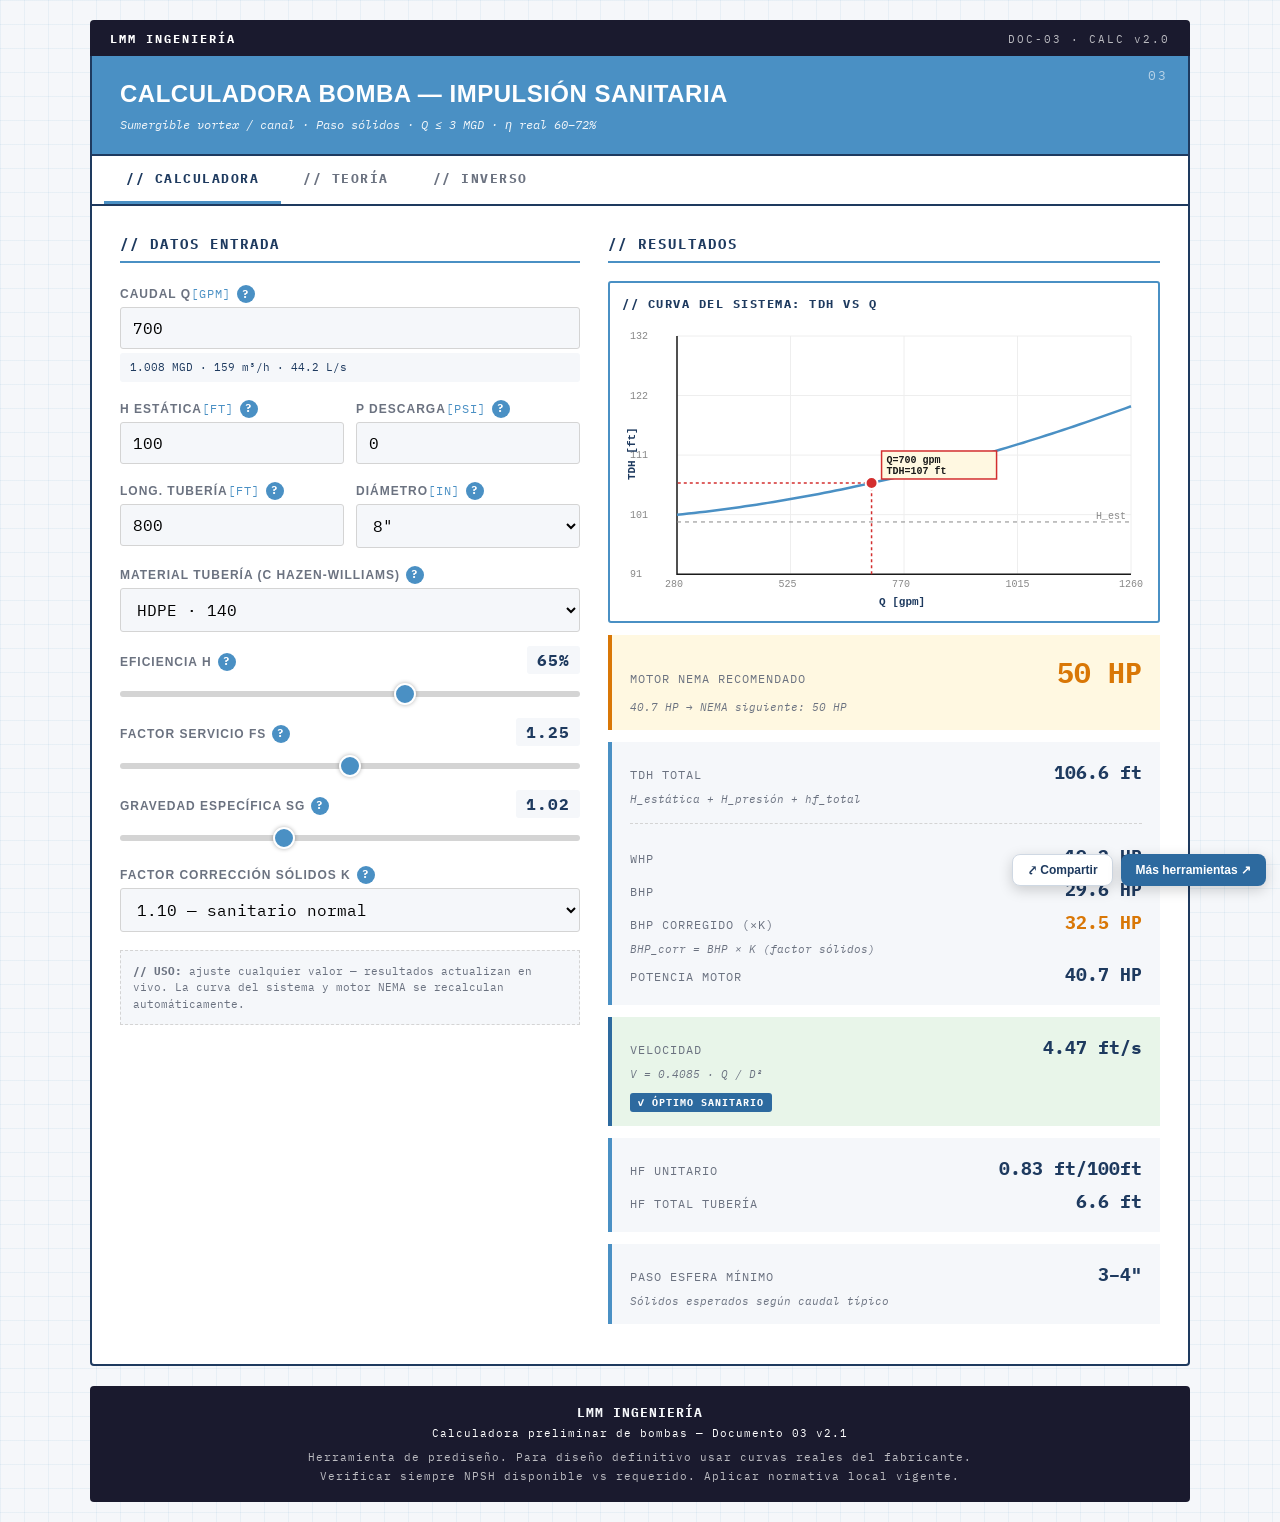
<file: agua/excel/calculadora_SANITARIA.html>
<!DOCTYPE html>
<html lang="es">
<head>
<meta charset="UTF-8">
<meta name="viewport" content="width=device-width, initial-scale=1.0">

<!-- Google Analytics 4 -->
<script async src="https://www.googletagmanager.com/gtag/js?id=G-5J52X45YT5"></script>
<script>
  window.dataLayer = window.dataLayer || [];
  function gtag(){dataLayer.push(arguments);}
  gtag('js', new Date());
  gtag('config', 'G-5J52X45YT5');
</script>

<title>LMM Ingeniería — Calculadora Bomba — IMPULSIÓN SANITARIA</title>
<link rel="preconnect" href="https://fonts.googleapis.com">
<link rel="preconnect" href="https://fonts.gstatic.com" crossorigin>
<link href="https://fonts.googleapis.com/css2?family=IBM+Plex+Mono:wght@400;500;700&display=swap" rel="stylesheet">
<style>
  :root {
    --c: #4A90C4;
    --c-osc: #1E3A5F;
    --c-cl: #F5F7FA;
    --grid: rgba(74, 144, 196, 0.08);
    --tinta: #1A1A2E;
    --gris: #6B7280;
    --papel: #F5F7FA;
    --linea: #d4d4d4;
    --alert: #DC2626;
    --ok: #2D6A9F;
    --warn: #D97706;
  }
  * { box-sizing: border-box; margin: 0; padding: 0; }
  body {
    font-family: Verdana, 'Verdana UI', Geneva, sans-serif;
    background: var(--papel);
    background-image:
      linear-gradient(var(--grid) 1px, transparent 1px),
      linear-gradient(90deg, var(--grid) 1px, transparent 1px);
    background-size: 24px 24px;
    color: var(--tinta);
    min-height: 100vh;
    padding: 20px;
    line-height: 1.5;
  }
  .container { max-width: 1100px; margin: 0 auto; }
  
  .brand-bar {
    background: var(--tinta);
    color: white;
    padding: 8px 18px;
    border-radius: 4px 4px 0 0;
    border: 2px solid var(--tinta);
    border-bottom: none;
    font-family: 'IBM Plex Mono', 'Courier New', monospace;
    font-size: 12px;
    letter-spacing: 2px;
    display: flex;
    justify-content: space-between;
    align-items: center;
  }
  .brand-bar .lmm { font-weight: bold; }
  .brand-bar .doc-id { opacity: 0.7; font-size: 11px; }
  
  header {
    background: var(--c);
    color: white;
    padding: 20px 28px;
    border: 2px solid var(--c-osc);
    border-top: none;
    border-bottom: none;
    position: relative;
  }
  header::before {
    content: "03";
    position: absolute;
    top: 10px;
    right: 20px;
    font-family: 'IBM Plex Mono', 'Courier New', monospace;
    font-size: 13px;
    opacity: 0.6;
    letter-spacing: 2px;
  }
  h1 {
    font-size: 24px;
    font-weight: 800;
    letter-spacing: 0.5px;
    margin-bottom: 4px;
  }
  .subtitle {
    font-size: 12px;
    opacity: 0.92;
    font-style: italic;
    font-family: 'IBM Plex Mono', 'Courier New', monospace;
  }
  
  /* Tabs */
  .tabs {
    background: white;
    border: 2px solid var(--c-osc);
    border-bottom: none;
    display: flex;
    padding: 0 12px;
  }
  .tab-btn {
    background: none;
    border: none;
    padding: 14px 22px;
    font-family: 'IBM Plex Mono', 'Courier New', monospace;
    font-size: 13px;
    font-weight: bold;
    letter-spacing: 1.5px;
    color: var(--gris);
    cursor: pointer;
    border-bottom: 3px solid transparent;
    text-transform: uppercase;
    transition: all 0.15s;
  }
  .tab-btn:hover { color: var(--c-osc); }
  .tab-btn.active {
    color: var(--c-osc);
    border-bottom-color: var(--c);
  }
  
  main {
    background: white;
    border: 2px solid var(--c-osc);
    border-radius: 0 0 4px 4px;
    padding: 28px;
  }
  .tab-panel { display: none; }
  .tab-panel.active { display: block; }
  
  .calc-grid {
    display: grid;
    grid-template-columns: 1fr 1.2fr;
    gap: 28px;
  }
  @media (max-width: 800px) {
    .calc-grid { grid-template-columns: 1fr; }
    body { padding: 10px; }
    main { padding: 18px; }
    h1 { font-size: 20px; }
    .tab-btn { padding: 12px 14px; font-size: 11px; letter-spacing: 1px; }
  }
  
  .panel-input h2, .panel-output h2, .panel-input h3 {
    font-size: 14px;
    text-transform: uppercase;
    letter-spacing: 2px;
    color: var(--c-osc);
    border-bottom: 2px solid var(--c);
    padding-bottom: 6px;
    margin-bottom: 18px;
    font-family: 'IBM Plex Mono', 'Courier New', monospace;
  }
  .panel-input h3 {
    font-size: 12px;
    border-bottom: 1px dashed var(--c);
    margin: 18px 0 12px;
  }
  
  .field { margin-bottom: 14px; }
  .field label {
    display: block;
    font-size: 12px;
    font-weight: bold;
    color: var(--gris);
    margin-bottom: 4px;
    text-transform: uppercase;
    letter-spacing: 1px;
  }
  .field label .unit { color: var(--c); font-weight: normal; font-family: 'IBM Plex Mono', 'Courier New', monospace; }
  .field input, .field select {
    width: 100%;
    padding: 10px 12px;
    font-size: 16px;
    font-family: 'IBM Plex Mono', 'Courier New', monospace;
    border: 1.5px solid var(--linea);
    border-radius: 3px;
    background: var(--papel);
  }
  .field input:focus, .field select:focus { outline: none; border-color: var(--c); background: white; }
  .field-row { display: grid; grid-template-columns: 1fr 1fr; gap: 12px; }
  
  .slider-field { margin-bottom: 14px; }
  .slider-field label {
    display: flex;
    justify-content: space-between;
    align-items: baseline;
    font-size: 12px;
    font-weight: bold;
    color: var(--gris);
    margin-bottom: 6px;
    text-transform: uppercase;
    letter-spacing: 1px;
  }
  .slider-val {
    font-family: 'IBM Plex Mono', 'Courier New', monospace;
    font-size: 16px;
    color: var(--c-osc);
    background: var(--c-cl);
    padding: 2px 10px;
    border-radius: 3px;
    font-weight: bold;
  }
  input[type="range"] {
    -webkit-appearance: none;
    width: 100%;
    height: 6px;
    background: var(--linea);
    border-radius: 3px;
    outline: none;
  }
  input[type="range"]::-webkit-slider-thumb {
    -webkit-appearance: none;
    width: 22px; height: 22px;
    background: var(--c);
    border-radius: 50%;
    cursor: pointer;
    border: 2px solid white;
    box-shadow: 0 0 4px rgba(0,0,0,0.3);
  }
  input[type="range"]::-moz-range-thumb {
    width: 22px; height: 22px;
    background: var(--c);
    border-radius: 50%;
    cursor: pointer;
    border: 2px solid white;
  }
  
  .chart-block {
    background: white;
    border: 2px solid var(--c);
    padding: 12px;
    margin-bottom: 12px;
    border-radius: 3px;
  }
  .chart-title {
    font-size: 12px;
    text-transform: uppercase;
    letter-spacing: 1.5px;
    color: var(--c-osc);
    margin-bottom: 8px;
    font-family: 'IBM Plex Mono', 'Courier New', monospace;
    font-weight: bold;
  }
  canvas { display: block; width: 100% !important; max-width: 100%; height: auto !important; }
  
  .result-block {
    background: var(--c-cl);
    border-left: 4px solid var(--c);
    padding: 14px 18px;
    margin-bottom: 12px;
    font-family: 'IBM Plex Mono', 'Courier New', monospace;
  }
  .result-block.main { background: #fff8e1; border-left: 4px solid var(--warn); }
  .result-block.alert { background: #ffebee; border-left: 4px solid var(--alert); }
  .result-block.ok { background: #e8f5e9; border-left: 4px solid var(--ok); }
  .result-row { display: flex; justify-content: space-between; align-items: baseline; padding: 3px 0; }
  .result-label { font-size: 12px; color: var(--gris); text-transform: uppercase; letter-spacing: 1px; }
  .result-value { font-size: 18px; font-weight: bold; color: var(--c-osc); }
  .result-value.big { font-size: 28px; }
  .result-value.alert { color: var(--alert); }
  .result-value.ok { color: var(--ok); }
  .result-value.warn { color: var(--warn); }
  
  .badge {
    display: inline-block;
    padding: 2px 8px;
    border-radius: 3px;
    font-size: 10px;
    font-weight: bold;
    letter-spacing: 1px;
    text-transform: uppercase;
    font-family: 'IBM Plex Mono', 'Courier New', monospace;
  }
  .badge.ok { background: var(--ok); color: white; }
  .badge.warn { background: var(--warn); color: white; }
  .badge.alert { background: var(--alert); color: white; }
  
  .formula { font-size: 11px; color: var(--gris); font-style: italic; margin-top: 2px; font-family: 'IBM Plex Mono', 'Courier New', monospace; }
  .divider { border-top: 1px dashed var(--linea); margin: 16px 0; }
  
  .footer-note {
    margin-top: 18px;
    padding: 12px;
    background: var(--papel);
    border: 1px dashed var(--linea);
    font-size: 11px;
    color: var(--gris);
    font-family: 'IBM Plex Mono', 'Courier New', monospace;
    line-height: 1.5;
  }
  
  .conversion {
    background: var(--c-cl);
    padding: 6px 10px;
    margin-top: 4px;
    border-radius: 3px;
    font-size: 11px;
    font-family: 'IBM Plex Mono', 'Courier New', monospace;
    color: var(--c-osc);
  }
  
  .npsh-bar {
    margin-top: 8px;
    height: 24px;
    background: linear-gradient(to right, #ffebee 0%, #ffebee 40%, #fff8e1 40%, #fff8e1 60%, #e8f5e9 60%);
    border: 1px solid var(--linea);
    border-radius: 3px;
    position: relative;
    overflow: hidden;
  }
  .npsh-marker {
    position: absolute;
    top: -4px; bottom: -4px;
    width: 4px;
    background: var(--alert);
    box-shadow: 0 0 4px rgba(0,0,0,0.3);
  }
  
  /* Teoria */
  .theory { max-width: 800px; line-height: 1.7; font-size: 14px; }
  .theory h3 {
    font-size: 18px;
    color: var(--c-osc);
    margin: 24px 0 12px;
    padding-bottom: 6px;
    border-bottom: 2px solid var(--c);
    font-family: 'IBM Plex Mono', 'Courier New', monospace;
    letter-spacing: 1px;
  }
  .theory h3:first-child { margin-top: 0; }
  .theory h4 {
    font-size: 14px;
    color: var(--c-osc);
    margin: 18px 0 8px;
    text-transform: uppercase;
    letter-spacing: 1px;
    font-family: 'IBM Plex Mono', 'Courier New', monospace;
  }
  .theory p { margin-bottom: 10px; text-align: justify; }
  .theory ul { margin: 8px 0 12px 24px; }
  .theory li { margin-bottom: 4px; }
  .theory strong { color: var(--c-osc); }
  .formula-block {
    background: var(--papel);
    border-left: 4px solid var(--c);
    padding: 12px 18px;
    margin: 12px 0;
    border-radius: 3px;
  }
  .formula-name {
    font-size: 11px;
    color: var(--c-osc);
    font-weight: bold;
    text-transform: uppercase;
    letter-spacing: 1.5px;
    margin-bottom: 6px;
    font-family: 'IBM Plex Mono', 'Courier New', monospace;
  }
  .formula-block code {
    display: block;
    font-family: 'IBM Plex Mono', 'Courier New', monospace;
    font-size: 16px;
    font-weight: bold;
    color: var(--tinta);
    padding: 4px 0;
  }
  .formula-note {
    font-size: 11px;
    color: var(--gris);
    font-style: italic;
    margin-top: 6px;
    line-height: 1.5;
  }
  .var-table {
    width: 100%;
    border-collapse: collapse;
    margin: 12px 0;
    font-family: 'IBM Plex Mono', 'Courier New', monospace;
    font-size: 13px;
  }
  .var-table th, .var-table td {
    padding: 8px 12px;
    text-align: left;
    border-bottom: 1px solid var(--linea);
  }
  .var-table th {
    background: var(--c-cl);
    color: var(--c-osc);
    font-size: 11px;
    text-transform: uppercase;
    letter-spacing: 1px;
  }
  
  footer {
    margin-top: 20px;
    padding: 16px;
    background: var(--tinta);
    color: white;
    border-radius: 4px;
    font-family: 'IBM Plex Mono', 'Courier New', monospace;
    font-size: 11px;
    text-align: center;
    letter-spacing: 1px;
    line-height: 1.7;
  }
  footer .lmm { font-weight: bold; color: var(--c-cl); font-size: 13px; }
  footer .disclaimer { opacity: 0.7; margin-top: 6px; }
  
  /* === HELP ICONS + MODAL === */
  .help-icon {
    display: inline-flex;
    align-items: center;
    justify-content: center;
    width: 18px; height: 18px;
    border-radius: 50%;
    background: var(--c);
    color: white;
    font-size: 11px;
    font-weight: bold;
    cursor: pointer;
    margin-left: 6px;
    border: none;
    font-family: 'IBM Plex Mono', 'Courier New', monospace;
    transition: background 0.15s, transform 0.15s;
    user-select: none;
  }
  .help-icon:hover {
    background: var(--c-osc);
    transform: scale(1.15);
  }
  
  .modal-overlay {
    display: none;
    position: fixed;
    top: 0; left: 0; right: 0; bottom: 0;
    background: rgba(0,0,0,0.6);
    z-index: 1000;
    justify-content: center;
    align-items: center;
    padding: 20px;
  }
  .modal-overlay.active { display: flex; }
  .modal {
    background: white;
    border: 2px solid var(--c-osc);
    border-radius: 6px;
    padding: 24px;
    max-width: 600px;
    width: 100%;
    max-height: 85vh;
    overflow-y: auto;
    position: relative;
  }
  .modal-close {
    position: absolute;
    top: 12px; right: 12px;
    width: 32px; height: 32px;
    border: none;
    background: var(--tinta);
    color: white;
    border-radius: 50%;
    font-size: 18px;
    cursor: pointer;
    line-height: 1;
    font-family: 'IBM Plex Mono', 'Courier New', monospace;
  }
  .modal h3 {
    color: var(--c-osc);
    margin-bottom: 12px;
    padding-right: 40px;
    font-family: 'IBM Plex Mono', 'Courier New', monospace;
    letter-spacing: 1px;
    border-bottom: 2px solid var(--c);
    padding-bottom: 8px;
  }
  .modal p { margin-bottom: 10px; line-height: 1.6; font-size: 14px; }
  .modal strong { color: var(--c-osc); }
  .modal ul { margin: 8px 0 12px 24px; font-size: 14px; }
  .modal li { margin-bottom: 6px; }
  .modal .ejemplo {
    background: var(--c-cl);
    border-left: 4px solid var(--c);
    padding: 10px 14px;
    margin: 10px 0;
    font-size: 13px;
    border-radius: 3px;
  }
  .modal .diagram {
    background: var(--papel);
    border: 1px solid var(--linea);
    padding: 12px;
    margin: 12px 0;
    border-radius: 4px;
    text-align: center;
  }
  .modal .diagram svg { max-width: 100%; height: auto; }
  
  /* Etiquetas con icono ayuda - alinear */
  .field label, .slider-field label > span:first-child {
    display: inline-flex;
    align-items: center;
  }
</style>
</head>
<body>
<div class="container">
  <div class="brand-bar">
    <span class="lmm">LMM INGENIERÍA</span>
    <span class="doc-id">DOC-03 · CALC v2.0</span>
  </div>
  <header>
    <h1>CALCULADORA BOMBA — IMPULSIÓN SANITARIA</h1>
    <div class="subtitle">Sumergible vortex / canal · Paso sólidos · Q ≤ 3 MGD · η real 60–72%</div>
  </header>
  <nav class="tabs">
    <button class="tab-btn active" data-tab="calc">// Calculadora</button>
    <button class="tab-btn" data-tab="teoria">// Teoría</button>
    <button class="tab-btn" data-tab="inverso">// Inverso</button>
  </nav>
  <main>
    
    <div class="tab-panel active" id="panel-calc">
      <div class="calc-grid">
        <section class="panel-input">
          <h2>// Datos entrada</h2>
          
      <div class="field">
        <label>Caudal Q <span class="unit">[gpm]</span> <span class="help-icon" data-help="Q">?</span></label>
        <input type="number" id="Q" value="700" min="50" step="10">
        <div class="conversion" id="conv_Q">— MGD · — m³/h · — L/s</div>
      </div>
      
      <div class="field-row">
        <div class="field">
          <label>H estática <span class="unit">[ft]</span> <span class="help-icon" data-help="Hest">?</span></label>
          <input type="number" id="Hest" value="100" min="0" step="1">
        </div>
        <div class="field">
          <label>P descarga <span class="unit">[psi]</span> <span class="help-icon" data-help="Pdesc">?</span></label>
          <input type="number" id="Pdesc" value="0" min="0" step="1">
        </div>
      </div>
          
          <div class="field-row">
            <div class="field">
              <label>Long. tubería <span class="unit">[ft]</span> <span class="help-icon" data-help="L">?</span></label>
              <input type="number" id="L" value="800" min="0" step="1">
            </div>
            <div class="field">
              <label>Diámetro <span class="unit">[in]</span> <span class="help-icon" data-help="D">?</span></label>
              <select id="D">
            <option value="3">3"</option>
            <option value="4">4"</option>
            <option value="6">6"</option>
            <option value="8" selected>8"</option>
            <option value="10">10"</option>
            <option value="12">12"</option></select>
            </div>
          </div>
          
          <div class="field">
            <label>Material tubería (C Hazen-Williams) <span class="help-icon" data-help="C">?</span></label>
            <select id="C">
            <option value="150">PVC nuevo · 150</option>
            <option value="140" selected>HDPE · 140</option>
            <option value="120">Acero galv. · 120</option>
            <option value="100">Acero usado · 100</option></select>
          </div>
          
          <div class="slider-field">
            <label><span>Eficiencia η <span class="help-icon" data-help="eta">?</span></span><span class="slider-val"><span id="eta_val">65</span>%</span></label>
            <input type="range" id="eta" value="65" min="40" max="80" step="1">
          </div>
          
          <div class="slider-field">
            <label><span>Factor servicio FS <span class="help-icon" data-help="FS">?</span></span><span class="slider-val" id="fs_val">1.25</span></label>
            <input type="range" id="FS" value="1.25" min="1.00" max="1.50" step="0.05">
          </div>
          
          <div class="slider-field">
            <label><span>Gravedad específica SG <span class="help-icon" data-help="SG">?</span></span><span class="slider-val" id="sg_val">1.02</span></label>
            <input type="range" id="SG" value="1.02" min="0.95" max="1.15" step="0.01">
          </div>
          
          
      <div class="field">
        <label>Factor corrección sólidos K <span class="help-icon" data-help="K">?</span></label>
        <select id="K">
          <option value="1.00">1.00 — agua limpia</option>
          <option value="1.10" selected>1.10 — sanitario normal</option>
          <option value="1.15">1.15 — sanitario con basura</option>
          <option value="1.25">1.25 — lodo espesado</option>
        </select>
      </div>
          
          <div class="footer-note">
            <strong>// USO:</strong> ajuste cualquier valor — resultados actualizan en vivo. La curva del sistema y motor NEMA se recalculan automáticamente.
          </div>
        </section>
        
        <section class="panel-output">
          <h2>// Resultados</h2>
          
          <div class="chart-block">
            <div class="chart-title">// Curva del sistema: TDH vs Q</div>
            <canvas id="chart"></canvas>
          </div>
          
          <div class="result-block main">
            <div class="result-row">
              <span class="result-label">Motor NEMA recomendado</span>
              <span class="result-value big warn" id="motor_nema">—</span>
            </div>
            <div class="formula" id="formula_motor"></div>
          </div>
          
          <div class="result-block">
            <div class="result-row">
              <span class="result-label">TDH total</span>
              <span class="result-value" id="tdh">—</span>
            </div>
            <div class="formula">H_estática + H_presión + hf_total</div>
            <div class="divider"></div>
            <div class="result-row">
              <span class="result-label">WHP</span>
              <span class="result-value" id="whp">—</span>
            </div>
            <div class="result-row">
              <span class="result-label">BHP</span>
              <span class="result-value" id="bhp">—</span>
            </div>
            
        <div class="result-row">
          <span class="result-label">BHP corregido (×K)</span>
          <span class="result-value warn" id="bhp_corr">—</span>
        </div>
        <div class="formula">BHP_corr = BHP × K (factor sólidos)</div>
            <div class="result-row">
              <span class="result-label">Potencia motor</span>
              <span class="result-value" id="pmotor">—</span>
            </div>
          </div>
          
          <div class="result-block" id="block_v">
            <div class="result-row">
              <span class="result-label">Velocidad</span>
              <span class="result-value" id="vel">—</span>
            </div>
            <div class="formula">V = 0.4085 · Q / D²</div>
            <div style="margin-top:6px;"><span class="badge" id="vel_badge">—</span></div>
          </div>
          
          <div class="result-block" id="block_hf">
            <div class="result-row">
              <span class="result-label">hf unitario</span>
              <span class="result-value" id="hf_unit">—</span>
            </div>
            <div class="result-row">
              <span class="result-label">hf total tubería</span>
              <span class="result-value" id="hf_total">—</span>
            </div>
          </div>
          
          
      <div class="result-block">
        <div class="result-row">
          <span class="result-label">Paso esfera mínimo</span>
          <span class="result-value" id="paso">—</span>
        </div>
        <div class="formula">Sólidos esperados según caudal típico</div>
      </div>
          
        </section>
      </div>
    </div>
    
    <div class="tab-panel" id="panel-teoria">
      <div class="theory">
        <h3>// Qué hace esta calculadora</h3>
        <p>Esta herramienta es un <strong>análisis preliminar</strong> del sistema de bombeo. Calcula la potencia requerida, las pérdidas hidráulicas, la velocidad del fluido en la tubería y el tamaño de motor comercial recomendado. Está orientada específicamente a sistemas de tipo <strong>Sumergible vortex / canal abierto (paso de sólidos)</strong>.</p>
        
        <p>El usuario ingresa caudal deseado, alturas, geometría de tubería y características del fluido. La calculadora retorna en tiempo real todos los parámetros derivados, junto con una curva del sistema que muestra cómo varía el TDH requerido con el caudal.</p>
        
        <p><strong>No reemplaza el diseño definitivo</strong> que requiere curvas reales del fabricante de la bomba, análisis transitorio (golpe de ariete), selección detallada de accesorios y verificación de NPSH con valores de catálogo.</p>
        
        <h3>// Ecuación de potencia hidráulica</h3>
        <p>La potencia que un fluido recibe al ser bombeado se deduce del trabajo necesario para elevar un peso a una altura por unidad de tiempo:</p>
        
        <div class="formula-block">
          <div class="formula-name">Potencia hidráulica - sistema imperial</div>
          <code>WHP = (Q × TDH × SG) / 3960</code>
          <div class="formula-note">El factor 3960 = (60 s/min × 33000 ft·lb/min·HP) / 8.33 lb/gal · 1 / (1 ft³/7.48 gal). Combina la conversión de gpm a ft³/min, peso específico del agua (62.4 lb/ft³) y la definición de HP.</div>
        </div>
        
        <div class="formula-block">
          <div class="formula-name">Equivalente en SI</div>
          <code>P_hid = ρ × g × Q × H</code>
          <div class="formula-note">ρ densidad [kg/m³], g = 9.81 m/s², Q [m³/s], H [m]. Resultado en watts.</div>
        </div>
        
        <h3>// Eficiencia y potencia al freno</h3>
        <p>La bomba no transfiere toda la energía del eje al fluido. Hay pérdidas hidráulicas (fricción interna, recirculaciones), volumétricas (fugas internas) y mecánicas (rodamientos, sellos). La <strong>eficiencia global</strong> η relaciona la potencia hidráulica útil con la potencia al eje:</p>
        
        <div class="formula-block">
          <div class="formula-name">Potencia al freno</div>
          <code>BHP = WHP / η</code>
          <div class="formula-note">η ≈ 0.75 es referencia conservadora. Bombas grandes (>500 HP) pueden alcanzar 0.82–0.88. Sanitarias vortex: 0.40–0.55.</div>
        </div>
        
        <p><strong>Eficiencia real esperada para este tipo de bomba:</strong> 60–72% típico sanitario</p>
        
        <h3>// Factor de servicio (FS)</h3>
        <p>El motor eléctrico debe entregar más potencia que la BHP calculada para cubrir variaciones de operación, picos transitorios, desgaste con el tiempo y el factor de servicio de diseño. Se aplica un factor entre 1.15 y 1.25:</p>
        
        <div class="formula-block">
          <code>P_motor = BHP × FS</code>
          <div class="formula-note">FS = 1.15 servicio continuo agua limpia · FS = 1.20 servicio general · FS = 1.25 condiciones severas, sanitario, arranques frecuentes.</div>
        </div>
        
        <p>Luego se selecciona el motor comercial NEMA inmediatamente superior. Los tamaños estándar son: 1, 1.5, 2, 3, 5, 7.5, 10, 15, 20, 25, 30, 40, 50, 60, 75, 100, 125, 150, 200, 250, 300 HP, etc.</p>
        
        <h3>// Pérdidas por fricción - Hazen-Williams</h3>
        <p>La ecuación de Hazen-Williams es una correlación empírica desarrollada en 1905 para agua a temperatura ambiente en tuberías. Es más simple que Darcy-Weisbach (no requiere iteración) y suficientemente precisa para diseño de sistemas de agua.</p>
        
        <div class="formula-block">
          <div class="formula-name">Hazen-Williams - sistema imperial</div>
          <code>hf = 0.2083 × (100/C)^1.852 × Q^1.852 / D^4.87 × (L/100)</code>
          <div class="formula-note">hf en ft, Q en gpm, D en pulgadas, L en ft, C coeficiente adimensional del material.</div>
        </div>
        
        <table class="var-table">
          <tr><th>Material</th><th>C típico</th></tr>
          <tr><td>PVC nuevo</td><td>150</td></tr>
          <tr><td>HDPE</td><td>140</td></tr>
          <tr><td>Concreto liso</td><td>130</td></tr>
          <tr><td>Acero galvanizado nuevo</td><td>120</td></tr>
          <tr><td>Acero usado (>10 años)</td><td>100</td></tr>
          <tr><td>Hierro fundido viejo</td><td>80</td></tr>
        </table>
        
        <p><strong>Limitación:</strong> Hazen-Williams es válida solo para agua o fluidos newtonianos similares en régimen turbulento (Re > 10⁴). Para fluidos viscosos, alta temperatura o aire, usar Darcy-Weisbach.</p>
        
        <h3>// Velocidad del fluido</h3>
        <p>La velocidad en la tubería se calcula directamente de la continuidad:</p>
        
        <div class="formula-block">
          <code>V = Q / A = 0.4085 × Q / D²</code>
          <div class="formula-note">Conversión: V [ft/s] = (Q [gpm] / 7.48 gal/ft³ / 60 s/min) / (π·D²/4 [ft²]) con D en pulgadas. El factor combinado es 0.4085.</div>
        </div>
        
        <p><strong>Rangos recomendados:</strong></p>
        <ul>
          <li><strong>3–7 ft/s:</strong> óptimo. Balance entre pérdidas razonables y diámetro económico.</li>
          <li><strong>7–10 ft/s:</strong> aceptable para tramos cortos o tuberías de descarga.</li>
          <li><strong>&gt; 10 ft/s:</strong> erosión, ruido, golpe de ariete severo. Subir diámetro.</li>
          <li><strong>&lt; 3 ft/s:</strong> sedimentación de sólidos suspendidos. Reducir diámetro.</li>
        </ul>
        
        <h3>// TDH (altura dinámica total)</h3>
        <p>El TDH es la altura que debe vencer la bomba. Se compone de:</p>
        
        <div class="formula-block">
          <code>TDH = H_estática + H_presión + Σ hf + H_velocidad</code>
          <div class="formula-note">H_estática: diferencia geométrica entre niveles. H_presión: presión en descarga si descarga a tanque presurizado. Σhf: suma de pérdidas (tubería + accesorios). H_velocidad: V²/2g (usualmente despreciable, &lt;2% del total).</div>
        </div>
        
        
        <h4>Particularidades del bombeo sanitario</h4>
        <p>Las aguas residuales contienen sólidos, fibras y materiales abrasivos. Las bombas estándar de agua limpia se obstruyen y se desgastan rápidamente. Se requieren bombas <strong>especializadas con paso de sólidos</strong>.</p>
        
        <h4>Tipos de impulsor</h4>
        <ul>
          <li><strong>Vortex (recesado):</strong> el impulsor está retraído de la carcasa. El sólido pasa por la carcasa sin tocar el impulsor. Eficiencia baja (40–55%) pero pasa sólidos grandes sin obstruirse.</li>
          <li><strong>Canal cerrado (1–2 canales):</strong> mayor eficiencia (55–70%) pero paso de sólidos menor. Para aguas residuales pre-tratadas o ya tamizadas.</li>
          <li><strong>Trituradoras (grinder):</strong> incorporan cuchillas que cortan los sólidos. Para residencial donde no hay tamizado previo.</li>
        </ul>
        
        <h4>Velocidad mínima de autolimpieza</h4>
        <div class="formula-block">
          <code>V_mín ≥ 2 ft/s (≈0.6 m/s)</code>
          <div class="formula-note">Si la velocidad cae por debajo de este umbral, los sólidos sedimentan y obstruyen progresivamente la tubería. Es un criterio más exigente que el sanitario común que se aplica a agua limpia (3 ft/s).</div>
        </div>
        
        <h4>Factor de corrección por sólidos (K)</h4>
        <p>El BHP teórico calculado con SG corregida no captura la pérdida adicional por presencia de sólidos suspendidos, fibras y aire arrastrado. Se aplica un factor K empírico:</p>
        <div class="formula-block">
          <code>BHP_real = BHP_teórico × K</code>
          <div class="formula-note">K = 1.10 sanitario normal · 1.15 con basura no tamizada · 1.25 lodos espesados.</div>
        </div>
        
        <h4>Paso de sólidos recomendado</h4>
        <p>El diámetro mínimo de paso de la bomba debe permitir pasar objetos típicos del agua residual sin atascarse:</p>
        <ul>
          <li>Q &lt; 200 gpm: paso 2"</li>
          <li>Q 200–500 gpm: paso 2.5–3"</li>
          <li>Q 500–1500 gpm: paso 3–4"</li>
          <li>Q &gt; 1500 gpm: paso 4" o mayor</li>
        </ul>
        
        
        <h3>// Curva del sistema</h3>
        <p>La curva del sistema relaciona el TDH requerido con el caudal. Su forma es <strong>parabólica creciente</strong> porque las pérdidas crecen con Q^1.852 (Hazen-Williams). La intersección con la curva característica de la bomba (suministrada por el fabricante) define el <strong>punto de operación real</strong>.</p>
        
        <div class="formula-block">
          <code>TDH(Q) = H_estática + K · Q^1.852</code>
          <div class="formula-note">K constante que agrupa los términos de geometría y material. La curva graficada en esta calculadora muestra esta función para los parámetros ingresados.</div>
        </div>
        
        <h3>// Referencias</h3>
        <ul>
          <li>Karassik et al. (2008) - <em>Pump Handbook</em>, 4ª ed., McGraw-Hill.</li>
          <li>Hydraulic Institute Standards (ANSI/HI 9.6.1).</li>
          <li>Streeter, V. & Wylie, E.B. - <em>Fluid Mechanics</em>.</li>
          <li>AWWA Manual M11 - <em>Steel Water Pipe</em>.</li>
          <li>Metcalf & Eddy - <em>Wastewater Engineering</em> (para sanitario).</li>
        </ul>
      </div>
    </div>
    
    <div class="tab-panel" id="panel-inverso">
      <div class="theory" style="margin-bottom:18px;">
        <h3>// Cálculo inverso: dado motor + tubería → Q máximo</h3>
        <p>Este modo responde: <strong>"si ya tengo este motor instalado y esta tubería, ¿cuánto caudal puedo bombear como máximo?"</strong></p>
        <p>El procedimiento es iterativo:</p>
        <ol style="margin-left:24px;">
          <li>Asume un Q de prueba.</li>
          <li>Calcula TDH(Q) con la curva del sistema.</li>
          <li>Calcula BHP requerido: BHP = Q · TDH · SG / (3960 · η).</li>
          <li>Compara con BHP disponible del motor (P_motor / FS).</li>
          <li>Ajusta Q hasta que coincidan.</li>
        </ol>
        <p>La búsqueda se hace por <strong>bisección</strong> entre Q = 1 gpm y Q = 2083 gpm con tolerancia 0.5 gpm.</p>
      </div>
      
      <div class="calc-grid">
        <section class="panel-input">
          <h2>// Datos sistema instalado</h2>
          
          <div class="field">
            <label>Motor instalado <span class="unit">[HP]</span> <span class="help-icon" data-help="inv_motor">?</span></label>
            <input type="number" id="inv_motor" value="10" min="0.5" step="0.5">
            <div class="formula" style="margin-top:6px;">Potencia en placa del motor</div>
          </div>
          
          <div class="field-row">
            <div class="field">
              <label>H estática total <span class="unit">[ft]</span></label>
              <input type="number" id="inv_Hest" value="200" min="0" step="1">
            </div>
            <div class="field">
              <label>Long. tubería <span class="unit">[ft]</span></label>
              <input type="number" id="inv_L" value="400" min="0" step="1">
            </div>
          </div>
          
          <div class="field-row">
            <div class="field">
              <label>Diámetro <span class="unit">[in]</span></label>
              <select id="inv_D">
            <option value="3">3"</option>
            <option value="4">4"</option>
            <option value="6">6"</option>
            <option value="8" selected >8"</option>
            <option value="10">10"</option>
            <option value="12">12"</option></select>
            </div>
            <div class="field">
              <label>Material C</label>
              <select id="inv_C">
            <option value="150">PVC nuevo · 150</option>
            <option value="140" selected>HDPE · 140</option>
            <option value="120">Acero galv. · 120</option>
            <option value="100">Acero usado · 100</option></select>
            </div>
          </div>
          
          <div class="slider-field">
            <label><span>Eficiencia η bomba</span><span class="slider-val"><span id="inv_eta_val">65</span>%</span></label>
            <input type="range" id="inv_eta" value="65" min="40" max="80" step="1">
          </div>
          
          <div class="slider-field">
            <label><span>Factor servicio motor</span><span class="slider-val" id="inv_fs_val">1.25</span></label>
            <input type="range" id="inv_FS" value="1.25" min="1.00" max="1.50" step="0.05">
          </div>
          
          <div class="slider-field">
            <label><span>SG</span><span class="slider-val" id="inv_sg_val">1.02</span></label>
            <input type="range" id="inv_SG" value="1.02" min="0.95" max="1.15" step="0.01">
          </div>
          
          <div class="footer-note">
            <strong>// MÉTODO:</strong> bisección numérica. Converge en menos de 30 iteraciones. Si el motor es demasiado pequeño para la H_estática, Q resultante puede ser cero (motor incapaz de vencer H).
          </div>
        </section>
        
        <section class="panel-output">
          <h2>// Capacidad máxima</h2>
          
          <div class="result-block main">
            <div class="result-row">
              <span class="result-label">Caudal máximo posible</span>
              <span class="result-value big warn" id="inv_Qmax">—</span>
            </div>
            <div class="formula">Q que satura el motor disponible</div>
          </div>
          
          <div class="result-block">
            <div class="result-row">
              <span class="result-label">TDH a Q máximo</span>
              <span class="result-value" id="inv_tdh">—</span>
            </div>
            <div class="result-row">
              <span class="result-label">BHP disponible</span>
              <span class="result-value" id="inv_bhp_disp">—</span>
            </div>
            <div class="formula">P_motor / FS</div>
            <div class="result-row">
              <span class="result-label">BHP requerido a Q max</span>
              <span class="result-value" id="inv_bhp_req">—</span>
            </div>
            <div class="formula">Q · TDH · SG / (3960·η)</div>
            <div class="divider"></div>
            <div class="result-row">
              <span class="result-label">Velocidad resultante</span>
              <span class="result-value" id="inv_vel">—</span>
            </div>
            <div style="margin-top:6px;"><span class="badge" id="inv_vel_badge">—</span></div>
            <div class="result-row">
              <span class="result-label">hf total</span>
              <span class="result-value" id="inv_hf">—</span>
            </div>
            <div class="result-row">
              <span class="result-label">Iteraciones</span>
              <span class="result-value" id="inv_iter">—</span>
            </div>
          </div>
          
          <div class="result-block" id="inv_diag">
            <div class="result-row">
              <span class="result-label">Diagnóstico</span>
            </div>
            <div id="inv_msg" style="font-size:13px; margin-top:6px; line-height:1.5;"></div>
          </div>
        </section>
      </div>
    </div>
  </main>
  <footer>
    <div class="lmm">LMM INGENIERÍA</div>
    <div>Calculadora preliminar de bombas — Documento 03 v2.1</div>
    <div class="disclaimer">
      Herramienta de prediseño. Para diseño definitivo usar curvas reales del fabricante.<br>
      Verificar siempre NPSH disponible vs requerido. Aplicar normativa local vigente.
    </div>
  </footer>
</div>

<!-- Modal ayuda -->
<div class="modal-overlay" id="modal-overlay">
  <div class="modal">
    <button class="modal-close" id="modal-close">×</button>
    <div id="modal-content"></div>
  </div>
</div>
<script>

const D = id => document.getElementById(id);
const NEMA = [1, 1.5, 2, 3, 5, 7.5, 10, 15, 20, 25, 30, 40, 50, 60, 75,
              100, 125, 150, 200, 250, 300, 350, 400, 500, 600, 700, 800,
              900, 1000, 1250, 1500, 2000, 2500, 3000];
const COLOR = { c: '#4A90C4', cOsc: '#1E3A5F',
                 tinta: '#1a1a1a', gris: '#888', red: '#d32f2f' };

// === SISTEMA DE AYUDAS (MODAL) ===
const HELP = {
  'Q': { titulo: `Caudal (Q)`, contenido: `            <p><strong>Qué es:</strong> volumen de agua que la bomba debe entregar por unidad de tiempo.</p>            <p><strong>Unidad:</strong> galones por minuto (gpm).</p>            <p><strong>Cómo determinarlo:</strong></p>            <ul>              <li><strong>Para abastecimiento:</strong> población × dotación (L/persona/día) × factor de mayoración (1.5–2.0 para caudal máximo horario).</li>              <li><strong>Para riego:</strong> área × demanda evapotranspiración.</li>              <li><strong>Para sanitario:</strong> caudal pico hora-punta de la red colectora.</li>            </ul>            <div class="ejemplo">              <strong>Ejemplo:</strong> Comunidad de 500 personas, dotación 150 L/p/día, factor 1.8:<br>              Q = 500 × 150 × 1.8 / (24 × 60) = 93.75 L/min ≈ <strong>25 gpm</strong>            </div>        ` },
  'Hpozo': { titulo: `Profundidad dinámica del pozo`, contenido: `            <p><strong>Qué es:</strong> distancia vertical desde la <em>boca del pozo</em> (terreno) hasta el <em>nivel del agua mientras la bomba opera</em>.</p>            <p>No es lo mismo que la profundidad total del pozo. El agua baja al bombearse (efecto llamado <strong>abatimiento</strong> o cono de depresión).</p>            <p><strong>Cómo medirlo:</strong></p>            <ul>              <li>Sonda de nivel mientras la bomba está operando a régimen.</li>              <li>O sumar: nivel estático (NE) + abatimiento (S) reportado en la prueba de pozo.</li>            </ul>            <div class="diagram">              <svg viewBox="0 0 320 240" xmlns="http://www.w3.org/2000/svg" style="font-family:Arial;font-size:11px;">                <!-- terreno -->                <rect x="0" y="40" width="320" height="20" fill="#8d6e63"/>                <line x1="0" y1="40" x2="320" y2="40" stroke="#5d4037" stroke-width="2"/>                <text x="10" y="35" fill="#5d4037">Terreno (boca pozo)</text>                <!-- pozo -->                <rect x="130" y="40" width="60" height="180" fill="#bdbdbd" opacity="0.3"/>                <line x1="130" y1="40" x2="130" y2="220" stroke="#424242" stroke-width="2"/>                <line x1="190" y1="40" x2="190" y2="220" stroke="#424242" stroke-width="2"/>                <!-- nivel estatico -->                <line x1="130" y1="100" x2="190" y2="100" stroke="#0288d1" stroke-width="1" stroke-dasharray="4,3"/>                <text x="195" y="103" fill="#0288d1">NE (estático)</text>                <!-- nivel dinamico -->                <line x1="130" y1="160" x2="190" y2="160" stroke="#01579b" stroke-width="2.5"/>                <rect x="130" y="160" width="60" height="60" fill="#0277bd" opacity="0.5"/>                <text x="195" y="163" fill="#01579b" font-weight="bold">ND (operando)</text>                <!-- bomba -->                <rect x="145" y="195" width="30" height="22" fill="#c62828"/>                <text x="200" y="210" fill="#c62828">Bomba</text>                <!-- flecha medida -->                <line x1="80" y1="40" x2="80" y2="160" stroke="#d32f2f" stroke-width="2" marker-end="url(#arr)" marker-start="url(#arr)"/>                <defs><marker id="arr" markerWidth="8" markerHeight="8" refX="4" refY="4" orient="auto"><polygon points="0,0 8,4 0,8" fill="#d32f2f"/></marker></defs>                <text x="20" y="105" fill="#d32f2f" font-weight="bold">H_pozo</text>                <text x="20" y="118" fill="#d32f2f">dinámica</text>              </svg>            </div>            <div class="ejemplo">              <strong>Ejemplo:</strong> Pozo con NE = 20 m, abatimiento al bombear = 8 m:<br>              H_pozo dinámica = 28 m × 3.28 = <strong>92 ft</strong>            </div>        ` },
  'Htanque': { titulo: `Altura del tanque`, contenido: `            <p><strong>Qué es:</strong> distancia vertical desde la <em>boca del pozo</em> (o nivel del terreno donde sale el agua) hasta el <em>nivel del agua dentro del tanque elevado</em> de destino.</p>            <p>Si el tanque está al mismo nivel del pozo: 0 ft.<br>            Si el tanque está en una loma a 30 m sobre el pozo: 100 ft.</p>            <p><strong>Cuidado:</strong> mide hasta la <strong>entrada superior del tanque</strong> (rebosadero), no hasta su base. La bomba debe poder llenar el tanque hasta su nivel máximo.</p>            <div class="ejemplo">              <strong>Ejemplo:</strong> Pozo a cota 100 m, tanque elevado en cota 145 m (su base) y altura tanque 5 m:<br>              H_tanque = (145 + 5) − 100 = 50 m = <strong>164 ft</strong>            </div>        ` },
  'Hest': { titulo: `Altura estática`, contenido: `            <p><strong>Qué es:</strong> diferencia <em>vertical</em> entre el nivel del agua en la fuente (succión) y el nivel del agua en el destino (descarga).</p>            <p>Es lo que la bomba debería vencer aunque no hubiera tubería ni fricción. Solo geometría.</p>            <div class="diagram">              <svg viewBox="0 0 360 220" xmlns="http://www.w3.org/2000/svg" style="font-family:Arial;font-size:11px;">                <!-- fuente -->                <rect x="20" y="140" width="80" height="50" fill="#0277bd" opacity="0.5"/>                <line x1="20" y1="140" x2="100" y2="140" stroke="#01579b" stroke-width="2"/>                <text x="30" y="135" fill="#01579b" font-weight="bold">FUENTE</text>                <text x="30" y="170" fill="white" font-size="10">Río/Toma</text>                <!-- bomba -->                <rect x="115" y="155" width="35" height="25" fill="#c62828"/>                <text x="115" y="195" fill="#c62828" font-size="10">Bomba</text>                <!-- tubería sube -->                <line x1="150" y1="167" x2="250" y2="167" stroke="#616161" stroke-width="3"/>                <line x1="250" y1="167" x2="250" y2="60" stroke="#616161" stroke-width="3"/>                <line x1="250" y1="60" x2="290" y2="60" stroke="#616161" stroke-width="3"/>                <!-- tanque destino -->                <rect x="290" y="40" width="60" height="60" fill="#0277bd" opacity="0.5"/>                <line x1="290" y1="40" x2="350" y2="40" stroke="#01579b" stroke-width="2"/>                <text x="295" y="35" fill="#01579b" font-weight="bold">DESTINO</text>                <text x="295" y="75" fill="white" font-size="10">Tanque</text>                <!-- medida vertical -->                <line x1="180" y1="140" x2="180" y2="40" stroke="#d32f2f" stroke-width="2" marker-end="url(#arr2)" marker-start="url(#arr2)"/>                <defs><marker id="arr2" markerWidth="8" markerHeight="8" refX="4" refY="4" orient="auto"><polygon points="0,0 8,4 0,8" fill="#d32f2f"/></marker></defs>                <text x="190" y="90" fill="#d32f2f" font-weight="bold">H estática</text>                <!-- terreno -->                <line x1="0" y1="200" x2="360" y2="200" stroke="#5d4037" stroke-width="2"/>              </svg>            </div>            <p><strong>Importante:</strong> la <em>altura estática</em> no depende del caudal, del diámetro, ni del material. Solo cambia si mueves la fuente o el destino.</p>            <p><strong>Si la fuente está más alta que el destino</strong> (gravedad ayuda): H_est = 0 o negativo (no se requiere bombeo, salvo para vencer fricción).</p>            <div class="ejemplo">              <strong>Ejemplo:</strong> Toma en río cota 50 m, tanque destino cota 170 m:<br>              H_est = (170 − 50) × 3.28 = <strong>394 ft</strong>            </div>        ` },
  'Hs': { titulo: `Altura de succión (Hs)`, contenido: `            <p><strong>Qué es:</strong> distancia <em>vertical</em> entre el <em>eje de la bomba</em> y el <em>nivel del agua en la fuente</em>.</p>            <p>Convención de signos:</p>            <ul>              <li><strong>Hs positivo:</strong> bomba está <em>arriba</em> del agua (succiona contra gravedad). Caso crítico para cavitación.</li>              <li><strong>Hs negativo:</strong> bomba está <em>debajo</em> del agua (sumergida o "ahogada"). NPSH mejora.</li>              <li><strong>Hs = 0:</strong> bomba al mismo nivel del agua.</li>            </ul>            <div class="diagram">              <svg viewBox="0 0 320 220" xmlns="http://www.w3.org/2000/svg" style="font-family:Arial;font-size:11px;">                <!-- caso bomba arriba (Hs+) -->                <text x="80" y="20" fill="#01579b" font-weight="bold">Hs POSITIVO</text>                <rect x="20" y="120" width="120" height="80" fill="#0277bd" opacity="0.4"/>                <line x1="20" y1="120" x2="140" y2="120" stroke="#01579b" stroke-width="2"/>                <line x1="60" y1="120" x2="60" y2="80" stroke="#757575" stroke-width="2"/>                <rect x="50" y="50" width="40" height="30" fill="#c62828"/>                <text x="92" y="68" fill="#c62828" font-size="10">Bomba</text>                <!-- flecha Hs -->                <line x1="115" y1="65" x2="115" y2="120" stroke="#d32f2f" stroke-width="2" marker-start="url(#arr3)" marker-end="url(#arr3)"/>                <defs><marker id="arr3" markerWidth="8" markerHeight="8" refX="4" refY="4" orient="auto"><polygon points="0,0 8,4 0,8" fill="#d32f2f"/></marker></defs>                <text x="120" y="95" fill="#d32f2f" font-weight="bold">Hs (+)</text>                                <!-- caso bomba sumergida (Hs-) -->                <text x="195" y="20" fill="#01579b" font-weight="bold">Hs NEGATIVO</text>                <rect x="180" y="60" width="120" height="140" fill="#0277bd" opacity="0.4"/>                <line x1="180" y1="60" x2="300" y2="60" stroke="#01579b" stroke-width="2"/>                <rect x="220" y="130" width="40" height="30" fill="#c62828"/>                <text x="265" y="148" fill="#c62828" font-size="10">Bomba</text>                <!-- flecha Hs negativa -->                <line x1="195" y1="60" x2="195" y2="145" stroke="#2e7d32" stroke-width="2" marker-start="url(#arr4)" marker-end="url(#arr4)"/>                <defs><marker id="arr4" markerWidth="8" markerHeight="8" refX="4" refY="4" orient="auto"><polygon points="0,0 8,4 0,8" fill="#2e7d32"/></marker></defs>                <text x="155" y="105" fill="#2e7d32" font-weight="bold">Hs (−)</text>              </svg>            </div>            <p><strong>Regla práctica:</strong> Hs &gt; 15 ft es problemático. Hs &gt; 20 ft casi imposible sin cavitar.</p>        ` },
  'Ls': { titulo: `Longitud de succión`, contenido: `            <p><strong>Qué es:</strong> longitud del tubo de <em>succión</em> (entre la fuente y la entrada de la bomba). NO incluye la tubería de descarga.</p>            <p>Aplica solo cuando la bomba está fuera del agua y tiene una tubería que succiona.</p>            <p>Las pérdidas en succión son <strong>críticas para NPSH</strong>: cada pie de tubería de succión reduce el NPSH disponible.</p>            <div class="ejemplo">              <strong>Recomendación:</strong> mantener la succión lo más corta posible. Idealmente Ls &lt; 5 m. Si requiere mayor distancia, usar diámetro mayor en succión para reducir fricción.            </div>        ` },
  'Pdesc': { titulo: `Presión de descarga`, contenido: `            <p><strong>Qué es:</strong> presión adicional <em>requerida</em> en el punto donde termina la tubería (si descarga a un tanque atmosférico abierto: 0 psi).</p>            <p>Casos típicos donde sí aplica:</p>            <ul>              <li><strong>Descarga a línea presurizada:</strong> la presión de la red en ese punto.</li>              <li><strong>Tanque hidroneumático:</strong> presión de operación (típico 40–60 psi).</li>              <li><strong>Sistema de riego por aspersores:</strong> presión requerida en los aspersores (20–60 psi).</li>            </ul>            <p>La calculadora convierte automáticamente psi a ft (1 psi ≈ 2.31 ft de agua).</p>        ` },
  'L': { titulo: `Longitud de tubería`, contenido: `            <p><strong>Qué es:</strong> longitud <em>real</em> de la tubería desde la salida de la bomba hasta el punto de descarga.</p>            <p>Si la tubería sube, baja y se desvía, sigue el recorrido del tubo, no la distancia en línea recta.</p>            <p><strong>Pérdidas en accesorios:</strong> codos, válvulas, T's, reducciones. Equivalencia rápida:</p>            <ul>              <li>Codo 90°: ≈ 30 diámetros de tubería recta</li>              <li>Válvula de compuerta abierta: ≈ 8 D</li>              <li>Válvula check: ≈ 100 D</li>              <li>T (paso directo): ≈ 20 D</li>            </ul>            <div class="ejemplo">              <strong>Práctica común:</strong> añadir 10–20% extra a la longitud real para compensar accesorios en cálculo preliminar.<br>              Ejemplo: tubería de 1000 ft con muchos accesorios → ingresar 1200 ft.            </div>        ` },
  'D': { titulo: `Diámetro de tubería`, contenido: `            <p><strong>Qué es:</strong> diámetro <em>interno nominal</em> de la tubería. Se ingresa en pulgadas.</p>            <p><strong>Cómo elegirlo:</strong></p>            <ul>              <li>Si el caudal es fijo, ajusta el diámetro hasta que la <strong>velocidad caiga en zona verde</strong> (3–7 ft/s).</li>              <li>Diámetro pequeño = más fricción = más HP requerido pero menos costo de tubería.</li>              <li>Diámetro grande = menos fricción = menos HP pero más costo. Punto óptimo económico depende de horas de operación y costo energía.</li>            </ul>            <p><strong>Regla de oro:</strong> en bombeo continuo, sobredimensionar diámetro suele compensar en pocos años por ahorro eléctrico.</p>        ` },
  'C': { titulo: `Coeficiente C (Hazen-Williams)`, contenido: `            <p><strong>Qué es:</strong> número adimensional que indica la <em>rugosidad relativa</em> del material. Más alto = más liso = menos fricción.</p>            <p><strong>Tabla rápida:</strong></p>            <ul>              <li>PVC nuevo: <strong>150</strong></li>              <li>HDPE / polietileno: <strong>140</strong></li>              <li>Concreto liso: <strong>130</strong></li>              <li>Acero galvanizado nuevo: <strong>120</strong></li>              <li>Acero usado (10+ años): <strong>100</strong></li>              <li>Hierro fundido viejo: <strong>80</strong></li>            </ul>            <p><strong>Importante:</strong> el coeficiente <em>baja con el tiempo</em> por incrustaciones, corrosión y biopelícula. Para diseño usar valor conservador (C usado, no nuevo) si la tubería operará muchos años.</p>        ` },
  'eta': { titulo: `Eficiencia (η)`, contenido: `            <p><strong>Qué es:</strong> fracción de la energía del motor que efectivamente se transfiere al agua. Si η = 75%, eso significa que el 25% se pierde como calor (fricción interna, fugas, sellos).</p>            <p><strong>Cómo elegir:</strong></p>            <ul>              <li><strong>Desconoce la bomba específica:</strong> usar η = 70–75% (conservador).</li>              <li><strong>Bomba premium grande (&gt;500 HP):</strong> 82–88%.</li>              <li><strong>Sumergible pozo profundo:</strong> 65–75%.</li>              <li><strong>Sanitaria vortex:</strong> 40–55%.</li>              <li><strong>Bomba con curva fabricante:</strong> usar el valor en el punto de operación real (no el pico).</li>            </ul>            <p>Si elige una η optimista y resulta ser menor, la bomba <strong>no entrega el caudal esperado</strong>. Mejor pecar de conservador.</p>        ` },
  'FS': { titulo: `Factor de servicio (FS)`, contenido: `            <p><strong>Qué es:</strong> margen entre la potencia al freno (BHP) y la potencia del motor seleccionado. Cubre variaciones operativas, picos transitorios y desgaste.</p>            <p><strong>Valores típicos:</strong></p>            <ul>              <li><strong>FS = 1.15:</strong> servicio continuo agua limpia, condiciones estables.</li>              <li><strong>FS = 1.20:</strong> servicio general (recomendado por defecto).</li>              <li><strong>FS = 1.25:</strong> condiciones severas, sanitario, arranques frecuentes, ambiente abrasivo.</li>              <li><strong>FS = 1.30+:</strong> aplicaciones críticas con redundancia limitada.</li>            </ul>            <p><strong>P_motor = BHP × FS</strong>, luego se redondea al motor NEMA siguiente.</p>        ` },
  'SG': { titulo: `Gravedad específica (SG)`, contenido: `            <p><strong>Qué es:</strong> densidad del fluido respecto al agua (SG = 1.0 para agua a 20°C).</p>            <p>Si bombeas algo más denso que agua, requieres más HP a igual caudal y altura, porque BHP = Q · TDH · <strong>SG</strong> / (3960 · η).</p>            <p><strong>Valores típicos:</strong></p>            <ul>              <li>Agua limpia: <strong>1.00</strong></li>              <li>Agua residual cruda: <strong>1.02</strong></li>              <li>Agua salada (mar): <strong>1.025</strong></li>              <li>Lodos sanitarios 5% sólidos: <strong>1.05</strong></li>              <li>Diesel: 0.85</li>            </ul>            <p>Para fluidos con SG &gt; 1.10 o muy viscosos, esta calculadora pierde precisión. Usar software especializado.</p>        ` },
  'altitud': { titulo: `Altitud del sitio`, contenido: `            <p><strong>Por qué importa:</strong> la presión atmosférica disminuye con la altitud (≈1 psi por cada 800 m). Esto reduce el NPSH disponible y hace más fácil que la bomba cavite.</p>            <p><strong>Tabla Panamá:</strong></p>            <ul>              <li>Costa / nivel mar: <strong>14.7 psi</strong></li>              <li>Panamá ciudad (50 m): <strong>14.6 psi</strong></li>              <li>David, Chiriquí (60 m): <strong>14.6 psi</strong></li>              <li>Boquete (1200 m): <strong>13.3 psi</strong></li>              <li>Volcán / Cerro Punta (1800 m): <strong>12.8 psi</strong></li>            </ul>            <p>Si no encuentras tu sitio exacto, usa la opción más cercana en altitud.</p>        ` },
  'K': { titulo: `Factor corrección sólidos (K)`, contenido: `            <p><strong>Qué es:</strong> factor multiplicador que aumenta la BHP calculada para compensar la presencia de sólidos suspendidos, fibras, gases y aire arrastrado en aguas residuales.</p>            <p>La fórmula básica BHP = Q·TDH·SG/(3960·η) asume fluido limpio. Pero en sanitario hay pérdidas adicionales no capturadas que se modelan empíricamente con este factor.</p>            <p><strong>Valores:</strong></p>            <ul>              <li><strong>K = 1.00:</strong> agua limpia (no aplica corrección).</li>              <li><strong>K = 1.10:</strong> sanitario normal residencial (sólidos típicos).</li>              <li><strong>K = 1.15:</strong> sanitario con basura no tamizada, telas, plásticos.</li>              <li><strong>K = 1.25:</strong> lodos espesados, alta concentración de sólidos.</li>            </ul>        ` },
  'inv_motor': { titulo: `Motor instalado`, contenido: `            <p><strong>Qué es:</strong> potencia nominal en placa del motor que ya tienes (o que planeas usar). Se lee directamente del motor.</p>            <p>La calculadora descontará el factor de servicio para obtener la BHP realmente disponible para impulsar la bomba:</p>            <p style="text-align:center;"><strong>BHP_disponible = P_motor / FS</strong></p>            <p>Con esa BHP disponible se busca el caudal máximo posible iterativamente.</p>        ` }
};

const overlay = D('modal-overlay');
const modalContent = D('modal-content');

function showHelp(key) {
  const help = HELP[key];
  if (!help) return;
  modalContent.innerHTML = '<h3>' + help.titulo + '</h3>' + help.contenido;
  overlay.classList.add('active');
}
function closeHelp() { overlay.classList.remove('active'); }

D('modal-close').addEventListener('click', closeHelp);
overlay.addEventListener('click', e => { if (e.target === overlay) closeHelp(); });
document.addEventListener('keydown', e => { if (e.key === 'Escape') closeHelp(); });
document.querySelectorAll('.help-icon').forEach(icon => {
  icon.addEventListener('click', e => {
    e.stopPropagation();
    showHelp(icon.dataset.help);
  });
});

// === TABS ===
document.querySelectorAll('.tab-btn').forEach(btn => {
  btn.addEventListener('click', () => {
    document.querySelectorAll('.tab-btn').forEach(b => b.classList.remove('active'));
    document.querySelectorAll('.tab-panel').forEach(p => p.classList.remove('active'));
    btn.classList.add('active');
    D('panel-' + btn.dataset.tab).classList.add('active');
    if (btn.dataset.tab === 'calc') requestAnimationFrame(() => calc());
  });
});

// === CALCULO SISTEMA ===
function calcHfHW(Q, D_in, C, L) {
  return 0.2083 * Math.pow(100/C, 1.852) * Math.pow(Q, 1.852) / Math.pow(D_in, 4.87) * (L/100);
}

function calcSys(Q, params) {
  const hf_unit = calcHfHW(Q, params.D, params.C, 100);
  const hf_total = calcHfHW(Q, params.D, params.C, params.L);
  const Hpres_ft = params.Pdesc * 2.31 / params.SG; const Hest = params.Hest + Hpres_ft;
  const TDH = Hest + hf_total;
  return { TDH, hf_unit, hf_total, Hest };
}

// === GRAFICA (fix movil con ResizeObserver) ===
function drawCurva(Qop, params) {
  const cv = D('chart');
  if (!cv || cv.offsetParent === null) return;  // no dibujar si no visible
  const ctx = cv.getContext('2d');
  const dpr = window.devicePixelRatio || 1;
  const contW = cv.parentElement.clientWidth - 24;  // padding interno
  const W = Math.max(280, contW);
  const H = Math.min(300, Math.max(200, W * 0.55));
  cv.width = W * dpr; cv.height = H * dpr;
  cv.style.width = W + 'px';
  cv.style.height = H + 'px';
  ctx.setTransform(1,0,0,1,0,0);
  ctx.scale(dpr, dpr);
  
  ctx.fillStyle = 'white';
  ctx.fillRect(0, 0, W, H);
  
  const m = { l: 55, r: 15, t: 15, b: 35 };
  const cw = W - m.l - m.r, ch = H - m.t - m.b;
  
  const Qmin = Math.max(1, Qop * 0.4);
  const Qmax = Math.max(Qop * 1.8, Qop + 10);
  
  const pts = [];
  const step = (Qmax - Qmin) / 80;
  for (let q = Qmin; q <= Qmax; q += step) {
    pts.push({ q, tdh: calcSys(q, params).TDH });
  }
  const tdhMax = Math.max(...pts.map(p => p.tdh)) * 1.1;
  const tdhMin = Math.max(0, Math.min(...pts.map(p => p.tdh)) * 0.9);
  
  const X = q => m.l + (q - Qmin) / (Qmax - Qmin) * cw;
  const Y = t => m.t + ch - (t - tdhMin) / (tdhMax - tdhMin) * ch;
  
  // Grid
  ctx.strokeStyle = '#eee';
  ctx.lineWidth = 1;
  ctx.font = '10px "Courier New", monospace';
  ctx.fillStyle = COLOR.gris;
  
  const xTicks = [Qmin, Qmin + (Qmax-Qmin)*0.25, (Qmin+Qmax)*0.5,
                   Qmin + (Qmax-Qmin)*0.75, Qmax];
  xTicks.forEach(q => {
    const x = X(q);
    ctx.beginPath(); ctx.moveTo(x, m.t); ctx.lineTo(x, m.t + ch); ctx.stroke();
    ctx.fillText(q.toFixed(0), x - 12, m.t + ch + 13);
  });
  for (let i = 0; i <= 4; i++) {
    const v = tdhMin + (tdhMax - tdhMin) * i / 4;
    const y = Y(v);
    ctx.beginPath(); ctx.moveTo(m.l, y); ctx.lineTo(m.l + cw, y); ctx.stroke();
    ctx.fillText(v.toFixed(0), 8, y + 3);
  }
  
  // Ejes
  ctx.strokeStyle = COLOR.tinta;
  ctx.lineWidth = 1.5;
  ctx.beginPath();
  ctx.moveTo(m.l, m.t); ctx.lineTo(m.l, m.t + ch);
  ctx.lineTo(m.l + cw, m.t + ch); ctx.stroke();
  
  // Curva
  ctx.strokeStyle = COLOR.c;
  ctx.lineWidth = 2.5;
  ctx.beginPath();
  pts.forEach((p, i) => {
    if (i === 0) ctx.moveTo(X(p.q), Y(p.tdh));
    else ctx.lineTo(X(p.q), Y(p.tdh));
  });
  ctx.stroke();
  
  // H estatica
  const Hest_g = calcSys(Qmin, params).Hest;
  if (Hest_g >= tdhMin && Hest_g <= tdhMax) {
    ctx.strokeStyle = COLOR.gris;
    ctx.lineWidth = 1;
    ctx.setLineDash([4, 4]);
    ctx.beginPath();
    ctx.moveTo(m.l, Y(Hest_g)); ctx.lineTo(m.l + cw, Y(Hest_g));
    ctx.stroke();
    ctx.setLineDash([]);
    ctx.fillText('H_est', m.l + cw - 35, Y(Hest_g) - 3);
  }
  
  // Punto operacion
  if (Qop >= Qmin && Qop <= Qmax) {
    const op = calcSys(Qop, params);
    const px = X(Qop), py = Y(op.TDH);
    ctx.strokeStyle = COLOR.red;
    ctx.lineWidth = 1.5;
    ctx.setLineDash([3, 3]);
    ctx.beginPath();
    ctx.moveTo(px, m.t + ch); ctx.lineTo(px, py);
    ctx.lineTo(m.l, py); ctx.stroke();
    ctx.setLineDash([]);
    
    ctx.fillStyle = COLOR.red;
    ctx.beginPath();
    ctx.arc(px, py, 6, 0, Math.PI * 2);
    ctx.fill();
    ctx.strokeStyle = 'white';
    ctx.lineWidth = 2;
    ctx.stroke();
    
    ctx.fillStyle = '#fff8e1';
    ctx.strokeStyle = COLOR.red;
    ctx.lineWidth = 1.5;
    const tw = 115, th = 28;
    const tx = Math.min(px + 10, W - tw - 5);
    const ty = Math.max(py - 32, m.t);
    ctx.fillRect(tx, ty, tw, th);
    ctx.strokeRect(tx, ty, tw, th);
    ctx.fillStyle = COLOR.tinta;
    ctx.font = 'bold 10px "Courier New", monospace';
    ctx.fillText('Q=' + Qop + ' gpm', tx + 5, ty + 12);
    ctx.fillText('TDH=' + op.TDH.toFixed(0) + ' ft', tx + 5, ty + 23);
  }
  
  // Labels
  ctx.fillStyle = COLOR.cOsc;
  ctx.font = 'bold 11px "Courier New", monospace';
  ctx.fillText('Q [gpm]', m.l + cw/2 - 25, H - 4);
  ctx.save();
  ctx.translate(13, m.t + ch/2 + 25);
  ctx.rotate(-Math.PI/2);
  ctx.fillText('TDH [ft]', 0, 0);
  ctx.restore();
}

// === CALCULO PRINCIPAL ===
function calc() {
  const Q = +D('Q').value;
  const params = {
    Hest: +D('Hest').value, Pdesc: +D('Pdesc').value,
    L: +D('L').value,
    D: +D('D').value,
    C: +D('C').value,
    SG: +D('SG').value,
  };
  const eta = +D('eta').value / 100;
  const FS = +D('FS').value;
  
  D('eta_val').textContent = (eta*100).toFixed(0);
  D('fs_val').textContent = FS.toFixed(2);
  D('sg_val').textContent = params.SG.toFixed(2);
  
  const V = 0.4085 * Q / (params.D * params.D);
  const sys = calcSys(Q, params);
  
  const WHP = Q * sys.TDH * params.SG / 3960;
  const BHP = WHP / eta;
  const K = +D('K').value;
  const BHP_corr = BHP * K;
  const Pmotor = BHP_corr * FS;
  const motor = NEMA.find(m => m >= Pmotor) || NEMA[NEMA.length - 1];
  
  D('tdh').textContent = sys.TDH.toFixed(1) + ' ft';
  D('whp').textContent = WHP.toFixed(1) + ' HP';
  D('bhp').textContent = BHP.toFixed(1) + ' HP';
  D('pmotor').textContent = Pmotor.toFixed(1) + ' HP';
  D('motor_nema').textContent = motor + ' HP';
  D('formula_motor').textContent = Pmotor.toFixed(1) + ' HP → NEMA siguiente: ' + motor + ' HP';
  D('vel').textContent = V.toFixed(2) + ' ft/s';
  D('hf_unit').textContent = sys.hf_unit.toFixed(2) + ' ft/100ft';
  D('hf_total').textContent = sys.hf_total.toFixed(1) + ' ft';
  
  
  D('bhp_corr').textContent = BHP_corr.toFixed(1) + ' HP';
  let paso;
  if (Q < 200) paso = '2"';
  else if (Q < 500) paso = '2.5–3"';
  else if (Q < 1500) paso = '3–4"';
  else paso = '4" o mayor';
  D('paso').textContent = paso;
  const MGD = Q / 694.4;
  const m3h = Q * 0.2271;
  const Ls_conv = Q * 0.0631;
  D('conv_Q').textContent = MGD.toFixed(3) + ' MGD · ' + m3h.toFixed(0) + ' m³/h · ' + Ls_conv.toFixed(1) + ' L/s';

  
  // Velocidad badge
  const badge = D('vel_badge');
  const blockV = D('block_v');
  blockV.className = 'result-block';
  const isSan = true;
  if (isSan) {
    if (V < 2) { badge.textContent = '✗ <2 ft/s SEDIMENTA'; badge.className = 'badge alert'; blockV.classList.add('alert'); }
    else if (V < 3) { badge.textContent = '⚠ Min autolimpieza'; badge.className = 'badge warn'; }
    else if (V <= 7) { badge.textContent = '✓ ÓPTIMO sanitario'; badge.className = 'badge ok'; blockV.classList.add('ok'); }
    else if (V <= 10) { badge.textContent = '⚠ ACEPTABLE'; badge.className = 'badge warn'; }
    else { badge.textContent = '✗ EROSIÓN'; badge.className = 'badge alert'; blockV.classList.add('alert'); }
  } else {
    if (V >= 3 && V <= 7) { badge.textContent = '✓ ÓPTIMO (3–7 ft/s)'; badge.className = 'badge ok'; blockV.classList.add('ok'); }
    else if (V > 7 && V <= 10) { badge.textContent = '⚠ ACEPTABLE (7–10 ft/s)'; badge.className = 'badge warn'; }
    else if (V > 10) { badge.textContent = '✗ EROSIÓN — subir D'; badge.className = 'badge alert'; blockV.classList.add('alert'); }
    else { badge.textContent = '⚠ SEDIMENTA — bajar D'; badge.className = 'badge warn'; }
  }
  
  const blockHf = D('block_hf');
  blockHf.className = 'result-block';
  if (sys.hf_unit > 10) blockHf.classList.add('alert');
  else if (sys.hf_unit < 1) blockHf.classList.add('warn');
  else blockHf.classList.add('ok');
  
  drawCurva(Q, params);
}

// === CALCULO INVERSO (biseccion) ===
function calcInverso() {
  const Pmotor = +D('inv_motor').value;
  const Hest = +D('inv_Hest').value;
  const L = +D('inv_L').value;
  const Din = +D('inv_D').value;
  const C = +D('inv_C').value;
  const eta = +D('inv_eta').value / 100;
  const FS = +D('inv_FS').value;
  const SG = +D('inv_SG').value;
  
  D('inv_eta_val').textContent = (eta*100).toFixed(0);
  D('inv_fs_val').textContent = FS.toFixed(2);
  D('inv_sg_val').textContent = SG.toFixed(2);
  
  const BHP_disp = Pmotor / FS;
  
  // Biseccion: f(Q) = BHP_req(Q) - BHP_disp
  const bhpReq = Q => {
    const hf = calcHfHW(Q, Din, C, L);
    const TDH = Hest + hf;
    return Q * TDH * SG / (3960 * eta);
  };
  
  let Qlo = 0.001, Qhi = 2083;
  let iter = 0;
  let Qsol = 0;
  
  // Verificar si motor es suficiente para Hest sin caudal
  if (bhpReq(0.001) > BHP_disp + 100) {
    // raro: BHP a Q->0 deberia tender a 0
  }
  // Si en Qhi BHP_req < BHP_disp, no satura -> Qmax es Qhi
  if (bhpReq(Qhi) < BHP_disp) {
    Qsol = Qhi;
  } else {
    while (Qhi - Qlo > 0.5 && iter < 50) {
      const Qmid = (Qlo + Qhi) / 2;
      if (bhpReq(Qmid) > BHP_disp) Qhi = Qmid;
      else Qlo = Qmid;
      iter++;
    }
    Qsol = (Qlo + Qhi) / 2;
  }
  
  const hf = calcHfHW(Qsol, Din, C, L);
  const TDH = Hest + hf;
  const BHP_req = bhpReq(Qsol);
  const V = 0.4085 * Qsol / (Din * Din);
  
  D('inv_Qmax').textContent = Qsol.toFixed(0) + ' gpm';
  D('inv_tdh').textContent = TDH.toFixed(1) + ' ft';
  D('inv_bhp_disp').textContent = BHP_disp.toFixed(1) + ' HP';
  D('inv_bhp_req').textContent = BHP_req.toFixed(1) + ' HP';
  D('inv_vel').textContent = V.toFixed(2) + ' ft/s';
  D('inv_hf').textContent = hf.toFixed(1) + ' ft';
  D('inv_iter').textContent = iter;
  
  const badge = D('inv_vel_badge');
  if (V >= 3 && V <= 7) { badge.textContent = '✓ ÓPTIMO'; badge.className = 'badge ok'; }
  else if (V > 7 && V <= 10) { badge.textContent = '⚠ ACEPTABLE'; badge.className = 'badge warn'; }
  else if (V > 10) { badge.textContent = '✗ EROSIÓN'; badge.className = 'badge alert'; }
  else { badge.textContent = '⚠ Velocidad baja'; badge.className = 'badge warn'; }
  
  // Diagnostico
  const diag = D('inv_diag');
  const msg = D('inv_msg');
  diag.className = 'result-block';
  let texto = '';
  if (Qsol < 1) {
    diag.classList.add('alert');
    texto = '✗ Motor INSUFICIENTE. El motor ' + Pmotor + ' HP no puede vencer la H_estática de ' + Hest + ' ft con esta tubería. Opciones: motor mayor, diámetro mayor, o reducir H_estática.';
  } else if (Qsol >= 2083 * 0.95) {
    diag.classList.add('warn');
    texto = '⚠ Motor SOBREDIMENSIONADO. El motor entrega más caudal del rango típico de esta aplicación. Verificar si el sistema acepta ese caudal o considerar motor menor.';
  } else if (V > 10) {
    diag.classList.add('alert');
    texto = '✗ Velocidad EXCESIVA a Q_max (' + V.toFixed(1) + ' ft/s). Riesgo de erosión y golpe ariete. Subir diámetro de tubería para operar más cómodo.';
  } else if (V < 3) {
    diag.classList.add('warn');
    texto = '⚠ Velocidad baja (' + V.toFixed(1) + ' ft/s). Posible sedimentación si hay sólidos. Considerar diámetro menor.';
  } else {
    diag.classList.add('ok');
    texto = '✓ Sistema OPERATIVO. Motor adecuado, velocidad correcta. Q_max = ' + Qsol.toFixed(0) + ' gpm con TDH = ' + TDH.toFixed(0) + ' ft.';
  }
  msg.textContent = texto;
}

// === EVENTOS ===
document.querySelectorAll('#panel-calc input, #panel-calc select').forEach(el =>
  el.addEventListener('input', calc));
document.querySelectorAll('#panel-inverso input, #panel-inverso select').forEach(el =>
  el.addEventListener('input', calcInverso));

// ResizeObserver para grafica
if (window.ResizeObserver) {
  const ro = new ResizeObserver(() => {
    if (D('panel-calc').classList.contains('active')) calc();
  });
  ro.observe(D('chart').parentElement);
}
window.addEventListener('resize', () => {
  if (D('panel-calc').classList.contains('active')) calc();
});
window.addEventListener('orientationchange', () => setTimeout(calc, 100));

calc();
calcInverso();

</script>
<!-- Barra LMM: compartir + más herramientas (autocontenida) -->
<div class="lmmbar">
  <button class="lmmbar-btn lmmbar-share" type="button" onclick="lmmCompartir()" title="Compartir esta herramienta">⤤ Compartir</button>
  <a class="lmmbar-btn lmmbar-cta" href="../../" title="Ver todas las apps y herramientas de LMM Ingeniería">Más herramientas ↗</a>
</div>
<style>
.lmmbar{position:fixed;right:14px;bottom:14px;z-index:99998;display:flex;gap:8px;font-family:Arial,Helvetica,sans-serif}
.lmmbar-btn{font-size:12px;font-weight:700;padding:9px 14px;border-radius:8px;cursor:pointer;text-decoration:none;border:1px solid transparent;box-shadow:0 4px 14px rgba(0,0,0,.18);transition:transform .15s,box-shadow .15s;white-space:nowrap;line-height:1}
.lmmbar-btn:hover{transform:translateY(-2px);box-shadow:0 6px 18px rgba(0,0,0,.26)}
.lmmbar-cta{background:#2D6A9F;color:#fff !important}
.lmmbar-cta:hover{background:#1E3A5F}
.lmmbar-share{background:#fff;color:#1E3A5F;border-color:#cfd8e3}
.lmmbar-share:hover{background:#f1f5f9}
@media(max-width:560px){.lmmbar{right:10px;bottom:10px;gap:6px}.lmmbar-btn{font-size:11px;padding:8px 11px}}
</style>
<script>
function lmmCompartir(){
  var url=location.origin+location.pathname;
  var titulo=document.title||'Herramienta — LMM Ingeniería';
  var texto='Herramienta de ingeniería gratis de LMM Ingeniería:';
  if(navigator.share){
    navigator.share({title:titulo,text:texto,url:url}).then(function(){lmmGaShare('web_share');}).catch(function(){});
  } else if(navigator.clipboard&&navigator.clipboard.writeText){
    navigator.clipboard.writeText(texto+' '+url).then(function(){lmmToast('Enlace copiado ✓');lmmGaShare('copy_link');},function(){window.prompt('Copia este enlace:',url);});
  } else { window.prompt('Copia este enlace:',url); }
}
function lmmGaShare(m){ if(typeof gtag==='function'){ gtag('event','share',{method:m,content_type:'tool'}); } }
function lmmToast(msg){
  var t=document.createElement('div');t.textContent=msg;
  t.style.cssText='position:fixed;right:14px;bottom:64px;background:#1E3A5F;color:#fff;padding:9px 16px;border-radius:6px;font:600 13px Arial,sans-serif;z-index:99999;box-shadow:0 4px 14px rgba(0,0,0,.3)';
  document.body.appendChild(t);setTimeout(function(){t.remove();},2200);
}
</script>
</body>
</html>
</file>
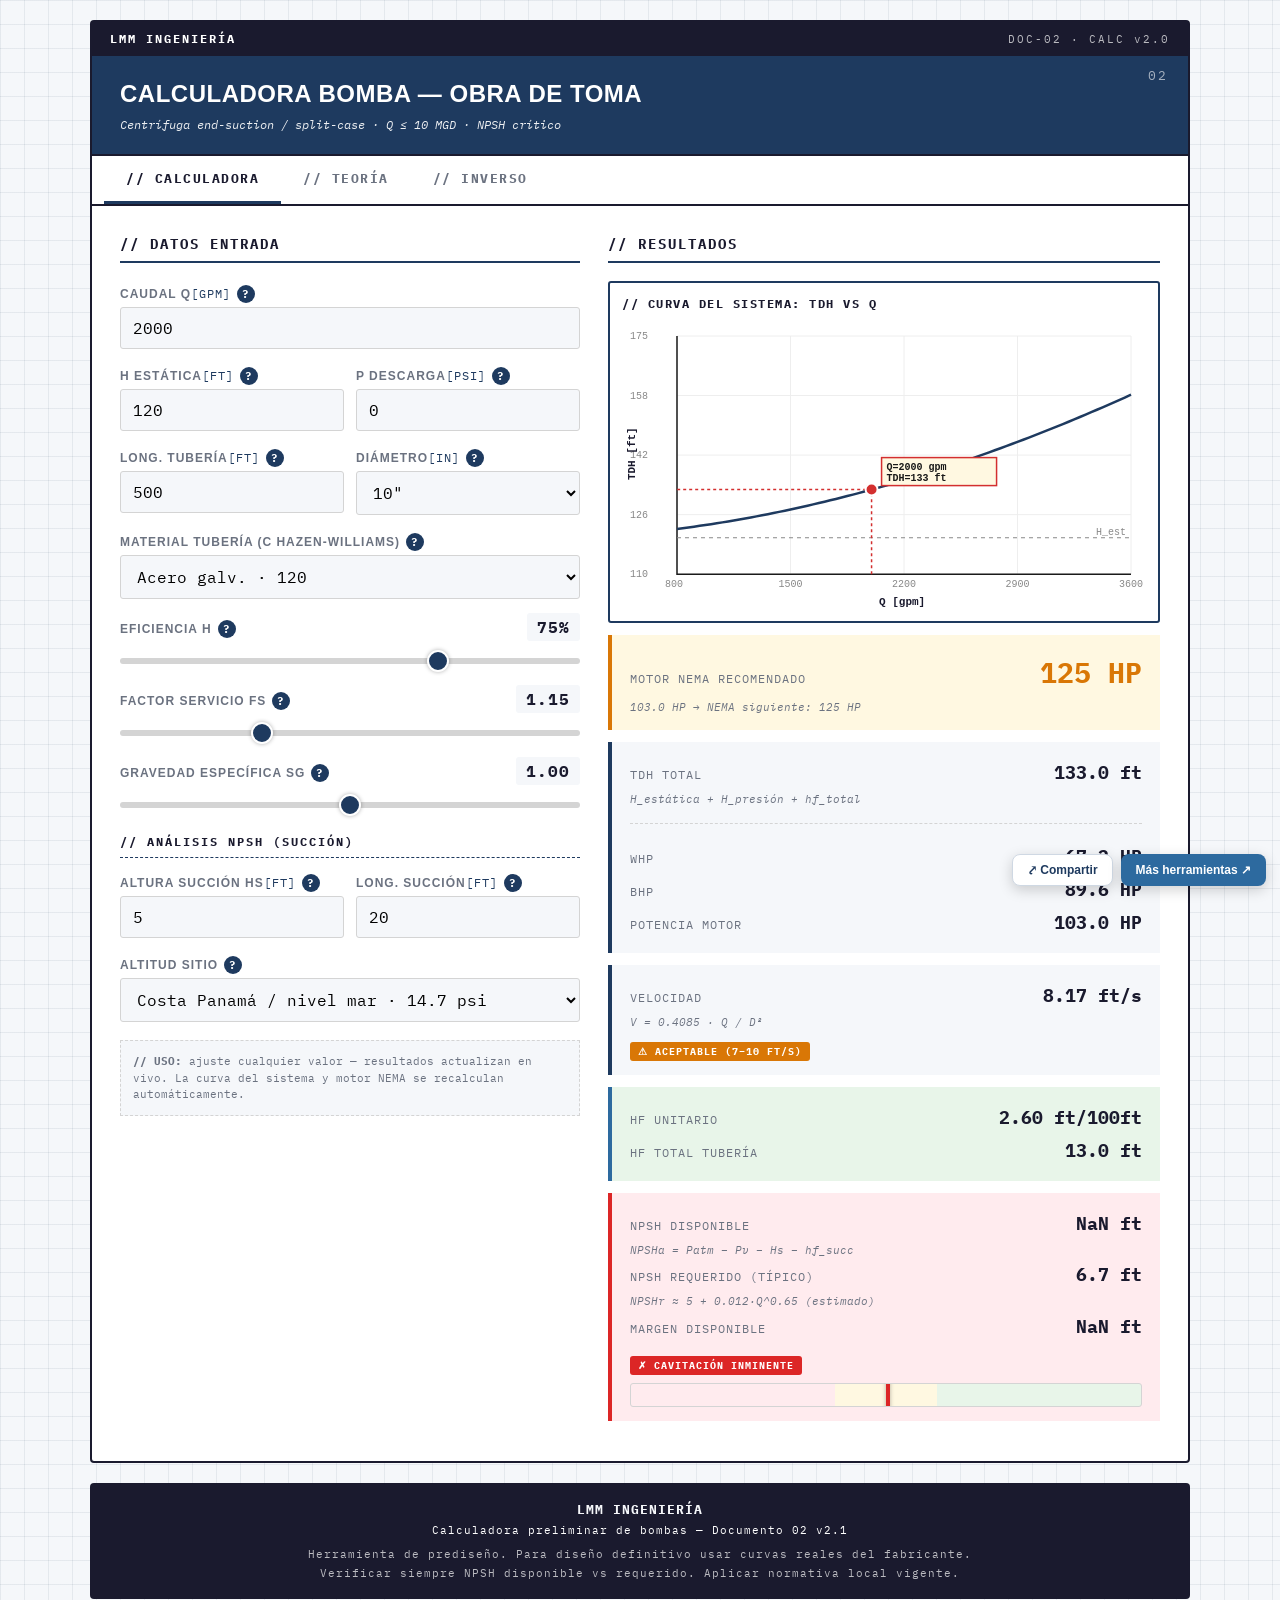
<file: agua/excel/calculadora_TOMA.html>
<!DOCTYPE html>
<html lang="es">
<head>
<meta charset="UTF-8">
<meta name="viewport" content="width=device-width, initial-scale=1.0">

<!-- Google Analytics 4 -->
<script async src="https://www.googletagmanager.com/gtag/js?id=G-5J52X45YT5"></script>
<script>
  window.dataLayer = window.dataLayer || [];
  function gtag(){dataLayer.push(arguments);}
  gtag('js', new Date());
  gtag('config', 'G-5J52X45YT5');
</script>

<title>LMM Ingeniería — Calculadora Bomba — OBRA DE TOMA</title>
<link rel="preconnect" href="https://fonts.googleapis.com">
<link rel="preconnect" href="https://fonts.gstatic.com" crossorigin>
<link href="https://fonts.googleapis.com/css2?family=IBM+Plex+Mono:wght@400;500;700&display=swap" rel="stylesheet">
<style>
  :root {
    --c: #1E3A5F;
    --c-osc: #1A1A2E;
    --c-cl: #F5F7FA;
    --grid: rgba(30, 58, 95, 0.08);
    --tinta: #1A1A2E;
    --gris: #6B7280;
    --papel: #F5F7FA;
    --linea: #d4d4d4;
    --alert: #DC2626;
    --ok: #2D6A9F;
    --warn: #D97706;
  }
  * { box-sizing: border-box; margin: 0; padding: 0; }
  body {
    font-family: Verdana, 'Verdana UI', Geneva, sans-serif;
    background: var(--papel);
    background-image:
      linear-gradient(var(--grid) 1px, transparent 1px),
      linear-gradient(90deg, var(--grid) 1px, transparent 1px);
    background-size: 24px 24px;
    color: var(--tinta);
    min-height: 100vh;
    padding: 20px;
    line-height: 1.5;
  }
  .container { max-width: 1100px; margin: 0 auto; }
  
  .brand-bar {
    background: var(--tinta);
    color: white;
    padding: 8px 18px;
    border-radius: 4px 4px 0 0;
    border: 2px solid var(--tinta);
    border-bottom: none;
    font-family: 'IBM Plex Mono', 'Courier New', monospace;
    font-size: 12px;
    letter-spacing: 2px;
    display: flex;
    justify-content: space-between;
    align-items: center;
  }
  .brand-bar .lmm { font-weight: bold; }
  .brand-bar .doc-id { opacity: 0.7; font-size: 11px; }
  
  header {
    background: var(--c);
    color: white;
    padding: 20px 28px;
    border: 2px solid var(--c-osc);
    border-top: none;
    border-bottom: none;
    position: relative;
  }
  header::before {
    content: "02";
    position: absolute;
    top: 10px;
    right: 20px;
    font-family: 'IBM Plex Mono', 'Courier New', monospace;
    font-size: 13px;
    opacity: 0.6;
    letter-spacing: 2px;
  }
  h1 {
    font-size: 24px;
    font-weight: 800;
    letter-spacing: 0.5px;
    margin-bottom: 4px;
  }
  .subtitle {
    font-size: 12px;
    opacity: 0.92;
    font-style: italic;
    font-family: 'IBM Plex Mono', 'Courier New', monospace;
  }
  
  /* Tabs */
  .tabs {
    background: white;
    border: 2px solid var(--c-osc);
    border-bottom: none;
    display: flex;
    padding: 0 12px;
  }
  .tab-btn {
    background: none;
    border: none;
    padding: 14px 22px;
    font-family: 'IBM Plex Mono', 'Courier New', monospace;
    font-size: 13px;
    font-weight: bold;
    letter-spacing: 1.5px;
    color: var(--gris);
    cursor: pointer;
    border-bottom: 3px solid transparent;
    text-transform: uppercase;
    transition: all 0.15s;
  }
  .tab-btn:hover { color: var(--c-osc); }
  .tab-btn.active {
    color: var(--c-osc);
    border-bottom-color: var(--c);
  }
  
  main {
    background: white;
    border: 2px solid var(--c-osc);
    border-radius: 0 0 4px 4px;
    padding: 28px;
  }
  .tab-panel { display: none; }
  .tab-panel.active { display: block; }
  
  .calc-grid {
    display: grid;
    grid-template-columns: 1fr 1.2fr;
    gap: 28px;
  }
  @media (max-width: 800px) {
    .calc-grid { grid-template-columns: 1fr; }
    body { padding: 10px; }
    main { padding: 18px; }
    h1 { font-size: 20px; }
    .tab-btn { padding: 12px 14px; font-size: 11px; letter-spacing: 1px; }
  }
  
  .panel-input h2, .panel-output h2, .panel-input h3 {
    font-size: 14px;
    text-transform: uppercase;
    letter-spacing: 2px;
    color: var(--c-osc);
    border-bottom: 2px solid var(--c);
    padding-bottom: 6px;
    margin-bottom: 18px;
    font-family: 'IBM Plex Mono', 'Courier New', monospace;
  }
  .panel-input h3 {
    font-size: 12px;
    border-bottom: 1px dashed var(--c);
    margin: 18px 0 12px;
  }
  
  .field { margin-bottom: 14px; }
  .field label {
    display: block;
    font-size: 12px;
    font-weight: bold;
    color: var(--gris);
    margin-bottom: 4px;
    text-transform: uppercase;
    letter-spacing: 1px;
  }
  .field label .unit { color: var(--c); font-weight: normal; font-family: 'IBM Plex Mono', 'Courier New', monospace; }
  .field input, .field select {
    width: 100%;
    padding: 10px 12px;
    font-size: 16px;
    font-family: 'IBM Plex Mono', 'Courier New', monospace;
    border: 1.5px solid var(--linea);
    border-radius: 3px;
    background: var(--papel);
  }
  .field input:focus, .field select:focus { outline: none; border-color: var(--c); background: white; }
  .field-row { display: grid; grid-template-columns: 1fr 1fr; gap: 12px; }
  
  .slider-field { margin-bottom: 14px; }
  .slider-field label {
    display: flex;
    justify-content: space-between;
    align-items: baseline;
    font-size: 12px;
    font-weight: bold;
    color: var(--gris);
    margin-bottom: 6px;
    text-transform: uppercase;
    letter-spacing: 1px;
  }
  .slider-val {
    font-family: 'IBM Plex Mono', 'Courier New', monospace;
    font-size: 16px;
    color: var(--c-osc);
    background: var(--c-cl);
    padding: 2px 10px;
    border-radius: 3px;
    font-weight: bold;
  }
  input[type="range"] {
    -webkit-appearance: none;
    width: 100%;
    height: 6px;
    background: var(--linea);
    border-radius: 3px;
    outline: none;
  }
  input[type="range"]::-webkit-slider-thumb {
    -webkit-appearance: none;
    width: 22px; height: 22px;
    background: var(--c);
    border-radius: 50%;
    cursor: pointer;
    border: 2px solid white;
    box-shadow: 0 0 4px rgba(0,0,0,0.3);
  }
  input[type="range"]::-moz-range-thumb {
    width: 22px; height: 22px;
    background: var(--c);
    border-radius: 50%;
    cursor: pointer;
    border: 2px solid white;
  }
  
  .chart-block {
    background: white;
    border: 2px solid var(--c);
    padding: 12px;
    margin-bottom: 12px;
    border-radius: 3px;
  }
  .chart-title {
    font-size: 12px;
    text-transform: uppercase;
    letter-spacing: 1.5px;
    color: var(--c-osc);
    margin-bottom: 8px;
    font-family: 'IBM Plex Mono', 'Courier New', monospace;
    font-weight: bold;
  }
  canvas { display: block; width: 100% !important; max-width: 100%; height: auto !important; }
  
  .result-block {
    background: var(--c-cl);
    border-left: 4px solid var(--c);
    padding: 14px 18px;
    margin-bottom: 12px;
    font-family: 'IBM Plex Mono', 'Courier New', monospace;
  }
  .result-block.main { background: #fff8e1; border-left: 4px solid var(--warn); }
  .result-block.alert { background: #ffebee; border-left: 4px solid var(--alert); }
  .result-block.ok { background: #e8f5e9; border-left: 4px solid var(--ok); }
  .result-row { display: flex; justify-content: space-between; align-items: baseline; padding: 3px 0; }
  .result-label { font-size: 12px; color: var(--gris); text-transform: uppercase; letter-spacing: 1px; }
  .result-value { font-size: 18px; font-weight: bold; color: var(--c-osc); }
  .result-value.big { font-size: 28px; }
  .result-value.alert { color: var(--alert); }
  .result-value.ok { color: var(--ok); }
  .result-value.warn { color: var(--warn); }
  
  .badge {
    display: inline-block;
    padding: 2px 8px;
    border-radius: 3px;
    font-size: 10px;
    font-weight: bold;
    letter-spacing: 1px;
    text-transform: uppercase;
    font-family: 'IBM Plex Mono', 'Courier New', monospace;
  }
  .badge.ok { background: var(--ok); color: white; }
  .badge.warn { background: var(--warn); color: white; }
  .badge.alert { background: var(--alert); color: white; }
  
  .formula { font-size: 11px; color: var(--gris); font-style: italic; margin-top: 2px; font-family: 'IBM Plex Mono', 'Courier New', monospace; }
  .divider { border-top: 1px dashed var(--linea); margin: 16px 0; }
  
  .footer-note {
    margin-top: 18px;
    padding: 12px;
    background: var(--papel);
    border: 1px dashed var(--linea);
    font-size: 11px;
    color: var(--gris);
    font-family: 'IBM Plex Mono', 'Courier New', monospace;
    line-height: 1.5;
  }
  
  .conversion {
    background: var(--c-cl);
    padding: 6px 10px;
    margin-top: 4px;
    border-radius: 3px;
    font-size: 11px;
    font-family: 'IBM Plex Mono', 'Courier New', monospace;
    color: var(--c-osc);
  }
  
  .npsh-bar {
    margin-top: 8px;
    height: 24px;
    background: linear-gradient(to right, #ffebee 0%, #ffebee 40%, #fff8e1 40%, #fff8e1 60%, #e8f5e9 60%);
    border: 1px solid var(--linea);
    border-radius: 3px;
    position: relative;
    overflow: hidden;
  }
  .npsh-marker {
    position: absolute;
    top: -4px; bottom: -4px;
    width: 4px;
    background: var(--alert);
    box-shadow: 0 0 4px rgba(0,0,0,0.3);
  }
  
  /* Teoria */
  .theory { max-width: 800px; line-height: 1.7; font-size: 14px; }
  .theory h3 {
    font-size: 18px;
    color: var(--c-osc);
    margin: 24px 0 12px;
    padding-bottom: 6px;
    border-bottom: 2px solid var(--c);
    font-family: 'IBM Plex Mono', 'Courier New', monospace;
    letter-spacing: 1px;
  }
  .theory h3:first-child { margin-top: 0; }
  .theory h4 {
    font-size: 14px;
    color: var(--c-osc);
    margin: 18px 0 8px;
    text-transform: uppercase;
    letter-spacing: 1px;
    font-family: 'IBM Plex Mono', 'Courier New', monospace;
  }
  .theory p { margin-bottom: 10px; text-align: justify; }
  .theory ul { margin: 8px 0 12px 24px; }
  .theory li { margin-bottom: 4px; }
  .theory strong { color: var(--c-osc); }
  .formula-block {
    background: var(--papel);
    border-left: 4px solid var(--c);
    padding: 12px 18px;
    margin: 12px 0;
    border-radius: 3px;
  }
  .formula-name {
    font-size: 11px;
    color: var(--c-osc);
    font-weight: bold;
    text-transform: uppercase;
    letter-spacing: 1.5px;
    margin-bottom: 6px;
    font-family: 'IBM Plex Mono', 'Courier New', monospace;
  }
  .formula-block code {
    display: block;
    font-family: 'IBM Plex Mono', 'Courier New', monospace;
    font-size: 16px;
    font-weight: bold;
    color: var(--tinta);
    padding: 4px 0;
  }
  .formula-note {
    font-size: 11px;
    color: var(--gris);
    font-style: italic;
    margin-top: 6px;
    line-height: 1.5;
  }
  .var-table {
    width: 100%;
    border-collapse: collapse;
    margin: 12px 0;
    font-family: 'IBM Plex Mono', 'Courier New', monospace;
    font-size: 13px;
  }
  .var-table th, .var-table td {
    padding: 8px 12px;
    text-align: left;
    border-bottom: 1px solid var(--linea);
  }
  .var-table th {
    background: var(--c-cl);
    color: var(--c-osc);
    font-size: 11px;
    text-transform: uppercase;
    letter-spacing: 1px;
  }
  
  footer {
    margin-top: 20px;
    padding: 16px;
    background: var(--tinta);
    color: white;
    border-radius: 4px;
    font-family: 'IBM Plex Mono', 'Courier New', monospace;
    font-size: 11px;
    text-align: center;
    letter-spacing: 1px;
    line-height: 1.7;
  }
  footer .lmm { font-weight: bold; color: var(--c-cl); font-size: 13px; }
  footer .disclaimer { opacity: 0.7; margin-top: 6px; }
  
  /* === HELP ICONS + MODAL === */
  .help-icon {
    display: inline-flex;
    align-items: center;
    justify-content: center;
    width: 18px; height: 18px;
    border-radius: 50%;
    background: var(--c);
    color: white;
    font-size: 11px;
    font-weight: bold;
    cursor: pointer;
    margin-left: 6px;
    border: none;
    font-family: 'IBM Plex Mono', 'Courier New', monospace;
    transition: background 0.15s, transform 0.15s;
    user-select: none;
  }
  .help-icon:hover {
    background: var(--c-osc);
    transform: scale(1.15);
  }
  
  .modal-overlay {
    display: none;
    position: fixed;
    top: 0; left: 0; right: 0; bottom: 0;
    background: rgba(0,0,0,0.6);
    z-index: 1000;
    justify-content: center;
    align-items: center;
    padding: 20px;
  }
  .modal-overlay.active { display: flex; }
  .modal {
    background: white;
    border: 2px solid var(--c-osc);
    border-radius: 6px;
    padding: 24px;
    max-width: 600px;
    width: 100%;
    max-height: 85vh;
    overflow-y: auto;
    position: relative;
  }
  .modal-close {
    position: absolute;
    top: 12px; right: 12px;
    width: 32px; height: 32px;
    border: none;
    background: var(--tinta);
    color: white;
    border-radius: 50%;
    font-size: 18px;
    cursor: pointer;
    line-height: 1;
    font-family: 'IBM Plex Mono', 'Courier New', monospace;
  }
  .modal h3 {
    color: var(--c-osc);
    margin-bottom: 12px;
    padding-right: 40px;
    font-family: 'IBM Plex Mono', 'Courier New', monospace;
    letter-spacing: 1px;
    border-bottom: 2px solid var(--c);
    padding-bottom: 8px;
  }
  .modal p { margin-bottom: 10px; line-height: 1.6; font-size: 14px; }
  .modal strong { color: var(--c-osc); }
  .modal ul { margin: 8px 0 12px 24px; font-size: 14px; }
  .modal li { margin-bottom: 6px; }
  .modal .ejemplo {
    background: var(--c-cl);
    border-left: 4px solid var(--c);
    padding: 10px 14px;
    margin: 10px 0;
    font-size: 13px;
    border-radius: 3px;
  }
  .modal .diagram {
    background: var(--papel);
    border: 1px solid var(--linea);
    padding: 12px;
    margin: 12px 0;
    border-radius: 4px;
    text-align: center;
  }
  .modal .diagram svg { max-width: 100%; height: auto; }
  
  /* Etiquetas con icono ayuda - alinear */
  .field label, .slider-field label > span:first-child {
    display: inline-flex;
    align-items: center;
  }
</style>
</head>
<body>
<div class="container">
  <div class="brand-bar">
    <span class="lmm">LMM INGENIERÍA</span>
    <span class="doc-id">DOC-02 · CALC v2.0</span>
  </div>
  <header>
    <h1>CALCULADORA BOMBA — OBRA DE TOMA</h1>
    <div class="subtitle">Centrífuga end-suction / split-case · Q ≤ 10 MGD · NPSH crítico</div>
  </header>
  <nav class="tabs">
    <button class="tab-btn active" data-tab="calc">// Calculadora</button>
    <button class="tab-btn" data-tab="teoria">// Teoría</button>
    <button class="tab-btn" data-tab="inverso">// Inverso</button>
  </nav>
  <main>
    
    <div class="tab-panel active" id="panel-calc">
      <div class="calc-grid">
        <section class="panel-input">
          <h2>// Datos entrada</h2>
          
      <div class="field">
        <label>Caudal Q <span class="unit">[gpm]</span> <span class="help-icon" data-help="Q">?</span></label>
        <input type="number" id="Q" value="2000" min="100" step="10">
      </div>
      
      <div class="field-row">
        <div class="field">
          <label>H estática <span class="unit">[ft]</span> <span class="help-icon" data-help="Hest">?</span></label>
          <input type="number" id="Hest" value="120" min="0" step="1">
        </div>
        <div class="field">
          <label>P descarga <span class="unit">[psi]</span> <span class="help-icon" data-help="Pdesc">?</span></label>
          <input type="number" id="Pdesc" value="0" min="0" step="1">
        </div>
      </div>
          
          <div class="field-row">
            <div class="field">
              <label>Long. tubería <span class="unit">[ft]</span> <span class="help-icon" data-help="L">?</span></label>
              <input type="number" id="L" value="500" min="0" step="1">
            </div>
            <div class="field">
              <label>Diámetro <span class="unit">[in]</span> <span class="help-icon" data-help="D">?</span></label>
              <select id="D">
            <option value="4">4"</option>
            <option value="6">6"</option>
            <option value="8">8"</option>
            <option value="10" selected>10"</option>
            <option value="12">12"</option>
            <option value="16">16"</option>
            <option value="20">20"</option></select>
            </div>
          </div>
          
          <div class="field">
            <label>Material tubería (C Hazen-Williams) <span class="help-icon" data-help="C">?</span></label>
            <select id="C">
            <option value="150">PVC nuevo · 150</option>
            <option value="140">HDPE · 140</option>
            <option value="130">Concreto · 130</option>
            <option value="120" selected>Acero galv. · 120</option>
            <option value="100">Acero usado · 100</option></select>
          </div>
          
          <div class="slider-field">
            <label><span>Eficiencia η <span class="help-icon" data-help="eta">?</span></span><span class="slider-val"><span id="eta_val">75</span>%</span></label>
            <input type="range" id="eta" value="75" min="40" max="90" step="1">
          </div>
          
          <div class="slider-field">
            <label><span>Factor servicio FS <span class="help-icon" data-help="FS">?</span></span><span class="slider-val" id="fs_val">1.15</span></label>
            <input type="range" id="FS" value="1.15" min="1.00" max="1.50" step="0.05">
          </div>
          
          <div class="slider-field">
            <label><span>Gravedad específica SG <span class="help-icon" data-help="SG">?</span></span><span class="slider-val" id="sg_val">1.00</span></label>
            <input type="range" id="SG" value="1.0" min="0.8" max="1.2" step="0.01">
          </div>
          
          
      <h3>// Análisis NPSH (succión)</h3>
      <div class="field-row">
        <div class="field">
          <label>Altura succión Hs <span class="unit">[ft]</span> <span class="help-icon" data-help="Hs">?</span></label>
          <input type="number" id="Hs" value="5" step="0.5">
        </div>
        <div class="field">
          <label>Long. succión <span class="unit">[ft]</span> <span class="help-icon" data-help="Ls">?</span></label>
          <input type="number" id="Ls" value="20" min="0" step="1">
        </div>
      </div>
      <div class="field">
        <label>Altitud sitio <span class="help-icon" data-help="altitud">?</span></label>
        <select id="alt">
          <option value="14.70" selected>Costa Panamá / nivel mar · 14.7 psi</option>
          <option value="14.55">Panamá ciudad (50 m) · 14.6 psi</option>
          <option value="14.15">David, Chiriquí (60 m) · 14.6 psi</option>
          <option value="13.30">Boquete (1200 m) · 13.3 psi</option>
          <option value="12.80">Volcán/Cerro Punta (1800 m) · 12.8 psi</option>
          <option value="11.50">Sitio muy alto (3500 m) · 11.5 psi</option>
        </select>
      </div>
          
          <div class="footer-note">
            <strong>// USO:</strong> ajuste cualquier valor — resultados actualizan en vivo. La curva del sistema y motor NEMA se recalculan automáticamente.
          </div>
        </section>
        
        <section class="panel-output">
          <h2>// Resultados</h2>
          
          <div class="chart-block">
            <div class="chart-title">// Curva del sistema: TDH vs Q</div>
            <canvas id="chart"></canvas>
          </div>
          
          <div class="result-block main">
            <div class="result-row">
              <span class="result-label">Motor NEMA recomendado</span>
              <span class="result-value big warn" id="motor_nema">—</span>
            </div>
            <div class="formula" id="formula_motor"></div>
          </div>
          
          <div class="result-block">
            <div class="result-row">
              <span class="result-label">TDH total</span>
              <span class="result-value" id="tdh">—</span>
            </div>
            <div class="formula">H_estática + H_presión + hf_total</div>
            <div class="divider"></div>
            <div class="result-row">
              <span class="result-label">WHP</span>
              <span class="result-value" id="whp">—</span>
            </div>
            <div class="result-row">
              <span class="result-label">BHP</span>
              <span class="result-value" id="bhp">—</span>
            </div>
            
            <div class="result-row">
              <span class="result-label">Potencia motor</span>
              <span class="result-value" id="pmotor">—</span>
            </div>
          </div>
          
          <div class="result-block" id="block_v">
            <div class="result-row">
              <span class="result-label">Velocidad</span>
              <span class="result-value" id="vel">—</span>
            </div>
            <div class="formula">V = 0.4085 · Q / D²</div>
            <div style="margin-top:6px;"><span class="badge" id="vel_badge">—</span></div>
          </div>
          
          <div class="result-block" id="block_hf">
            <div class="result-row">
              <span class="result-label">hf unitario</span>
              <span class="result-value" id="hf_unit">—</span>
            </div>
            <div class="result-row">
              <span class="result-label">hf total tubería</span>
              <span class="result-value" id="hf_total">—</span>
            </div>
          </div>
          
          
          
      <div class="result-block" id="block_npsh">
        <div class="result-row">
          <span class="result-label">NPSH disponible</span>
          <span class="result-value" id="npsha">—</span>
        </div>
        <div class="formula">NPSHa = Patm − Pv − Hs − hf_succ</div>
        <div class="result-row">
          <span class="result-label">NPSH requerido (típico)</span>
          <span class="result-value" id="npshr">—</span>
        </div>
        <div class="formula">NPSHr ≈ 5 + 0.012·Q^0.65 (estimado)</div>
        <div class="result-row">
          <span class="result-label">Margen disponible</span>
          <span class="result-value" id="margen">—</span>
        </div>
        <div style="margin-top:8px;"><span class="badge" id="npsh_badge">—</span></div>
        <div class="npsh-bar" id="npsh_bar">
          <div class="npsh-marker" id="npsh_marker" style="left:50%"></div>
        </div>
      </div>
        </section>
      </div>
    </div>
    
    <div class="tab-panel" id="panel-teoria">
      <div class="theory">
        <h3>// Qué hace esta calculadora</h3>
        <p>Esta herramienta es un <strong>análisis preliminar</strong> del sistema de bombeo. Calcula la potencia requerida, las pérdidas hidráulicas, la velocidad del fluido en la tubería y el tamaño de motor comercial recomendado. Está orientada específicamente a sistemas de tipo <strong>Centrífuga horizontal (end-suction / split-case)</strong>.</p>
        
        <p>El usuario ingresa caudal deseado, alturas, geometría de tubería y características del fluido. La calculadora retorna en tiempo real todos los parámetros derivados, junto con una curva del sistema que muestra cómo varía el TDH requerido con el caudal.</p>
        
        <p><strong>No reemplaza el diseño definitivo</strong> que requiere curvas reales del fabricante de la bomba, análisis transitorio (golpe de ariete), selección detallada de accesorios y verificación de NPSH con valores de catálogo.</p>
        
        <h3>// Ecuación de potencia hidráulica</h3>
        <p>La potencia que un fluido recibe al ser bombeado se deduce del trabajo necesario para elevar un peso a una altura por unidad de tiempo:</p>
        
        <div class="formula-block">
          <div class="formula-name">Potencia hidráulica - sistema imperial</div>
          <code>WHP = (Q × TDH × SG) / 3960</code>
          <div class="formula-note">El factor 3960 = (60 s/min × 33000 ft·lb/min·HP) / 8.33 lb/gal · 1 / (1 ft³/7.48 gal). Combina la conversión de gpm a ft³/min, peso específico del agua (62.4 lb/ft³) y la definición de HP.</div>
        </div>
        
        <div class="formula-block">
          <div class="formula-name">Equivalente en SI</div>
          <code>P_hid = ρ × g × Q × H</code>
          <div class="formula-note">ρ densidad [kg/m³], g = 9.81 m/s², Q [m³/s], H [m]. Resultado en watts.</div>
        </div>
        
        <h3>// Eficiencia y potencia al freno</h3>
        <p>La bomba no transfiere toda la energía del eje al fluido. Hay pérdidas hidráulicas (fricción interna, recirculaciones), volumétricas (fugas internas) y mecánicas (rodamientos, sellos). La <strong>eficiencia global</strong> η relaciona la potencia hidráulica útil con la potencia al eje:</p>
        
        <div class="formula-block">
          <div class="formula-name">Potencia al freno</div>
          <code>BHP = WHP / η</code>
          <div class="formula-note">η ≈ 0.75 es referencia conservadora. Bombas grandes (>500 HP) pueden alcanzar 0.82–0.88. Sanitarias vortex: 0.40–0.55.</div>
        </div>
        
        <p><strong>Eficiencia real esperada para este tipo de bomba:</strong> 70–85% (bombas grandes >500 HP llegan a 82–85%)</p>
        
        <h3>// Factor de servicio (FS)</h3>
        <p>El motor eléctrico debe entregar más potencia que la BHP calculada para cubrir variaciones de operación, picos transitorios, desgaste con el tiempo y el factor de servicio de diseño. Se aplica un factor entre 1.15 y 1.25:</p>
        
        <div class="formula-block">
          <code>P_motor = BHP × FS</code>
          <div class="formula-note">FS = 1.15 servicio continuo agua limpia · FS = 1.20 servicio general · FS = 1.25 condiciones severas, sanitario, arranques frecuentes.</div>
        </div>
        
        <p>Luego se selecciona el motor comercial NEMA inmediatamente superior. Los tamaños estándar son: 1, 1.5, 2, 3, 5, 7.5, 10, 15, 20, 25, 30, 40, 50, 60, 75, 100, 125, 150, 200, 250, 300 HP, etc.</p>
        
        <h3>// Pérdidas por fricción - Hazen-Williams</h3>
        <p>La ecuación de Hazen-Williams es una correlación empírica desarrollada en 1905 para agua a temperatura ambiente en tuberías. Es más simple que Darcy-Weisbach (no requiere iteración) y suficientemente precisa para diseño de sistemas de agua.</p>
        
        <div class="formula-block">
          <div class="formula-name">Hazen-Williams - sistema imperial</div>
          <code>hf = 0.2083 × (100/C)^1.852 × Q^1.852 / D^4.87 × (L/100)</code>
          <div class="formula-note">hf en ft, Q en gpm, D en pulgadas, L en ft, C coeficiente adimensional del material.</div>
        </div>
        
        <table class="var-table">
          <tr><th>Material</th><th>C típico</th></tr>
          <tr><td>PVC nuevo</td><td>150</td></tr>
          <tr><td>HDPE</td><td>140</td></tr>
          <tr><td>Concreto liso</td><td>130</td></tr>
          <tr><td>Acero galvanizado nuevo</td><td>120</td></tr>
          <tr><td>Acero usado (>10 años)</td><td>100</td></tr>
          <tr><td>Hierro fundido viejo</td><td>80</td></tr>
        </table>
        
        <p><strong>Limitación:</strong> Hazen-Williams es válida solo para agua o fluidos newtonianos similares en régimen turbulento (Re > 10⁴). Para fluidos viscosos, alta temperatura o aire, usar Darcy-Weisbach.</p>
        
        <h3>// Velocidad del fluido</h3>
        <p>La velocidad en la tubería se calcula directamente de la continuidad:</p>
        
        <div class="formula-block">
          <code>V = Q / A = 0.4085 × Q / D²</code>
          <div class="formula-note">Conversión: V [ft/s] = (Q [gpm] / 7.48 gal/ft³ / 60 s/min) / (π·D²/4 [ft²]) con D en pulgadas. El factor combinado es 0.4085.</div>
        </div>
        
        <p><strong>Rangos recomendados:</strong></p>
        <ul>
          <li><strong>3–7 ft/s:</strong> óptimo. Balance entre pérdidas razonables y diámetro económico.</li>
          <li><strong>7–10 ft/s:</strong> aceptable para tramos cortos o tuberías de descarga.</li>
          <li><strong>&gt; 10 ft/s:</strong> erosión, ruido, golpe de ariete severo. Subir diámetro.</li>
          <li><strong>&lt; 3 ft/s:</strong> sedimentación de sólidos suspendidos. Reducir diámetro.</li>
        </ul>
        
        <h3>// TDH (altura dinámica total)</h3>
        <p>El TDH es la altura que debe vencer la bomba. Se compone de:</p>
        
        <div class="formula-block">
          <code>TDH = H_estática + H_presión + Σ hf + H_velocidad</code>
          <div class="formula-note">H_estática: diferencia geométrica entre niveles. H_presión: presión en descarga si descarga a tanque presurizado. Σhf: suma de pérdidas (tubería + accesorios). H_velocidad: V²/2g (usualmente despreciable, &lt;2% del total).</div>
        </div>
        
        
        <h4>Particularidades de la obra de toma</h4>
        <p>La obra de toma capta agua de un cuerpo superficial (río, embalse, lago) y la bomba se ubica en superficie. Esto implica que la bomba debe <strong>succionar el agua</strong>, lo que introduce el problema crítico de la <strong>cavitación</strong>.</p>
        
        <h4>Cavitación y NPSH</h4>
        <p>La cavitación ocurre cuando la presión local del fluido cae por debajo de su presión de vapor, formando burbujas que colapsan violentamente al entrar a la zona de alta presión del impulsor. Esto destruye el impulsor y reduce drásticamente la eficiencia.</p>
        
        <div class="formula-block">
          <div class="formula-name">NPSH disponible (NPSHa)</div>
          <code>NPSHa = P_atm/γ − P_vapor/γ − H_s − hf_succión</code>
          <div class="formula-note">P_atm depende de la altitud (disminuye ~1 psi cada 800 m). P_vapor depende de la temperatura (0.34 psi a 20°C, 0.95 psi a 38°C). H_s es positivo si la bomba está arriba del agua.</div>
        </div>
        
        <p><strong>Criterio anti-cavitación:</strong></p>
        <div class="formula-block">
          <code>NPSHa ≥ NPSHr + 3 ft</code>
          <div class="formula-note">NPSHr lo proporciona el fabricante para cada bomba específica. El margen de 3 ft es práctica estándar HI (Hydraulic Institute).</div>
        </div>
        
        <h4>Selección bomba</h4>
        <p><strong>End-suction:</strong> compactas, hasta ~3000 gpm y 500 ft TDH. Económicas.</p>
        <p><strong>Split-case (carcasa partida):</strong> para Q grandes (3000–30000 gpm). Mejor balance hidráulico, menor vibración, eficiencias 82–88%.</p>
        
        
        <h3>// Curva del sistema</h3>
        <p>La curva del sistema relaciona el TDH requerido con el caudal. Su forma es <strong>parabólica creciente</strong> porque las pérdidas crecen con Q^1.852 (Hazen-Williams). La intersección con la curva característica de la bomba (suministrada por el fabricante) define el <strong>punto de operación real</strong>.</p>
        
        <div class="formula-block">
          <code>TDH(Q) = H_estática + K · Q^1.852</code>
          <div class="formula-note">K constante que agrupa los términos de geometría y material. La curva graficada en esta calculadora muestra esta función para los parámetros ingresados.</div>
        </div>
        
        <h3>// Referencias</h3>
        <ul>
          <li>Karassik et al. (2008) - <em>Pump Handbook</em>, 4ª ed., McGraw-Hill.</li>
          <li>Hydraulic Institute Standards (ANSI/HI 9.6.1).</li>
          <li>Streeter, V. & Wylie, E.B. - <em>Fluid Mechanics</em>.</li>
          <li>AWWA Manual M11 - <em>Steel Water Pipe</em>.</li>
          <li>Metcalf & Eddy - <em>Wastewater Engineering</em> (para sanitario).</li>
        </ul>
      </div>
    </div>
    
    <div class="tab-panel" id="panel-inverso">
      <div class="theory" style="margin-bottom:18px;">
        <h3>// Cálculo inverso: dado motor + tubería → Q máximo</h3>
        <p>Este modo responde: <strong>"si ya tengo este motor instalado y esta tubería, ¿cuánto caudal puedo bombear como máximo?"</strong></p>
        <p>El procedimiento es iterativo:</p>
        <ol style="margin-left:24px;">
          <li>Asume un Q de prueba.</li>
          <li>Calcula TDH(Q) con la curva del sistema.</li>
          <li>Calcula BHP requerido: BHP = Q · TDH · SG / (3960 · η).</li>
          <li>Compara con BHP disponible del motor (P_motor / FS).</li>
          <li>Ajusta Q hasta que coincidan.</li>
        </ol>
        <p>La búsqueda se hace por <strong>bisección</strong> entre Q = 1 gpm y Q = 6944 gpm con tolerancia 0.5 gpm.</p>
      </div>
      
      <div class="calc-grid">
        <section class="panel-input">
          <h2>// Datos sistema instalado</h2>
          
          <div class="field">
            <label>Motor instalado <span class="unit">[HP]</span> <span class="help-icon" data-help="inv_motor">?</span></label>
            <input type="number" id="inv_motor" value="10" min="0.5" step="0.5">
            <div class="formula" style="margin-top:6px;">Potencia en placa del motor</div>
          </div>
          
          <div class="field-row">
            <div class="field">
              <label>H estática total <span class="unit">[ft]</span></label>
              <input type="number" id="inv_Hest" value="200" min="0" step="1">
            </div>
            <div class="field">
              <label>Long. tubería <span class="unit">[ft]</span></label>
              <input type="number" id="inv_L" value="400" min="0" step="1">
            </div>
          </div>
          
          <div class="field-row">
            <div class="field">
              <label>Diámetro <span class="unit">[in]</span></label>
              <select id="inv_D">
            <option value="4">4"</option>
            <option value="6">6"</option>
            <option value="8">8"</option>
            <option value="10" selected >10"</option>
            <option value="12">12"</option>
            <option value="16">16"</option>
            <option value="20">20"</option></select>
            </div>
            <div class="field">
              <label>Material C</label>
              <select id="inv_C">
            <option value="150">PVC nuevo · 150</option>
            <option value="140">HDPE · 140</option>
            <option value="130">Concreto · 130</option>
            <option value="120" selected>Acero galv. · 120</option>
            <option value="100">Acero usado · 100</option></select>
            </div>
          </div>
          
          <div class="slider-field">
            <label><span>Eficiencia η bomba</span><span class="slider-val"><span id="inv_eta_val">75</span>%</span></label>
            <input type="range" id="inv_eta" value="75" min="40" max="90" step="1">
          </div>
          
          <div class="slider-field">
            <label><span>Factor servicio motor</span><span class="slider-val" id="inv_fs_val">1.15</span></label>
            <input type="range" id="inv_FS" value="1.15" min="1.00" max="1.50" step="0.05">
          </div>
          
          <div class="slider-field">
            <label><span>SG</span><span class="slider-val" id="inv_sg_val">1.00</span></label>
            <input type="range" id="inv_SG" value="1.0" min="0.8" max="1.2" step="0.01">
          </div>
          
          <div class="footer-note">
            <strong>// MÉTODO:</strong> bisección numérica. Converge en menos de 30 iteraciones. Si el motor es demasiado pequeño para la H_estática, Q resultante puede ser cero (motor incapaz de vencer H).
          </div>
        </section>
        
        <section class="panel-output">
          <h2>// Capacidad máxima</h2>
          
          <div class="result-block main">
            <div class="result-row">
              <span class="result-label">Caudal máximo posible</span>
              <span class="result-value big warn" id="inv_Qmax">—</span>
            </div>
            <div class="formula">Q que satura el motor disponible</div>
          </div>
          
          <div class="result-block">
            <div class="result-row">
              <span class="result-label">TDH a Q máximo</span>
              <span class="result-value" id="inv_tdh">—</span>
            </div>
            <div class="result-row">
              <span class="result-label">BHP disponible</span>
              <span class="result-value" id="inv_bhp_disp">—</span>
            </div>
            <div class="formula">P_motor / FS</div>
            <div class="result-row">
              <span class="result-label">BHP requerido a Q max</span>
              <span class="result-value" id="inv_bhp_req">—</span>
            </div>
            <div class="formula">Q · TDH · SG / (3960·η)</div>
            <div class="divider"></div>
            <div class="result-row">
              <span class="result-label">Velocidad resultante</span>
              <span class="result-value" id="inv_vel">—</span>
            </div>
            <div style="margin-top:6px;"><span class="badge" id="inv_vel_badge">—</span></div>
            <div class="result-row">
              <span class="result-label">hf total</span>
              <span class="result-value" id="inv_hf">—</span>
            </div>
            <div class="result-row">
              <span class="result-label">Iteraciones</span>
              <span class="result-value" id="inv_iter">—</span>
            </div>
          </div>
          
          <div class="result-block" id="inv_diag">
            <div class="result-row">
              <span class="result-label">Diagnóstico</span>
            </div>
            <div id="inv_msg" style="font-size:13px; margin-top:6px; line-height:1.5;"></div>
          </div>
        </section>
      </div>
    </div>
  </main>
  <footer>
    <div class="lmm">LMM INGENIERÍA</div>
    <div>Calculadora preliminar de bombas — Documento 02 v2.1</div>
    <div class="disclaimer">
      Herramienta de prediseño. Para diseño definitivo usar curvas reales del fabricante.<br>
      Verificar siempre NPSH disponible vs requerido. Aplicar normativa local vigente.
    </div>
  </footer>
</div>

<!-- Modal ayuda -->
<div class="modal-overlay" id="modal-overlay">
  <div class="modal">
    <button class="modal-close" id="modal-close">×</button>
    <div id="modal-content"></div>
  </div>
</div>
<script>

const D = id => document.getElementById(id);
const NEMA = [1, 1.5, 2, 3, 5, 7.5, 10, 15, 20, 25, 30, 40, 50, 60, 75,
              100, 125, 150, 200, 250, 300, 350, 400, 500, 600, 700, 800,
              900, 1000, 1250, 1500, 2000, 2500, 3000];
const COLOR = { c: '#1E3A5F', cOsc: '#1A1A2E',
                 tinta: '#1a1a1a', gris: '#888', red: '#d32f2f' };

// === SISTEMA DE AYUDAS (MODAL) ===
const HELP = {
  'Q': { titulo: `Caudal (Q)`, contenido: `            <p><strong>Qué es:</strong> volumen de agua que la bomba debe entregar por unidad de tiempo.</p>            <p><strong>Unidad:</strong> galones por minuto (gpm).</p>            <p><strong>Cómo determinarlo:</strong></p>            <ul>              <li><strong>Para abastecimiento:</strong> población × dotación (L/persona/día) × factor de mayoración (1.5–2.0 para caudal máximo horario).</li>              <li><strong>Para riego:</strong> área × demanda evapotranspiración.</li>              <li><strong>Para sanitario:</strong> caudal pico hora-punta de la red colectora.</li>            </ul>            <div class="ejemplo">              <strong>Ejemplo:</strong> Comunidad de 500 personas, dotación 150 L/p/día, factor 1.8:<br>              Q = 500 × 150 × 1.8 / (24 × 60) = 93.75 L/min ≈ <strong>25 gpm</strong>            </div>        ` },
  'Hpozo': { titulo: `Profundidad dinámica del pozo`, contenido: `            <p><strong>Qué es:</strong> distancia vertical desde la <em>boca del pozo</em> (terreno) hasta el <em>nivel del agua mientras la bomba opera</em>.</p>            <p>No es lo mismo que la profundidad total del pozo. El agua baja al bombearse (efecto llamado <strong>abatimiento</strong> o cono de depresión).</p>            <p><strong>Cómo medirlo:</strong></p>            <ul>              <li>Sonda de nivel mientras la bomba está operando a régimen.</li>              <li>O sumar: nivel estático (NE) + abatimiento (S) reportado en la prueba de pozo.</li>            </ul>            <div class="diagram">              <svg viewBox="0 0 320 240" xmlns="http://www.w3.org/2000/svg" style="font-family:Arial;font-size:11px;">                <!-- terreno -->                <rect x="0" y="40" width="320" height="20" fill="#8d6e63"/>                <line x1="0" y1="40" x2="320" y2="40" stroke="#5d4037" stroke-width="2"/>                <text x="10" y="35" fill="#5d4037">Terreno (boca pozo)</text>                <!-- pozo -->                <rect x="130" y="40" width="60" height="180" fill="#bdbdbd" opacity="0.3"/>                <line x1="130" y1="40" x2="130" y2="220" stroke="#424242" stroke-width="2"/>                <line x1="190" y1="40" x2="190" y2="220" stroke="#424242" stroke-width="2"/>                <!-- nivel estatico -->                <line x1="130" y1="100" x2="190" y2="100" stroke="#0288d1" stroke-width="1" stroke-dasharray="4,3"/>                <text x="195" y="103" fill="#0288d1">NE (estático)</text>                <!-- nivel dinamico -->                <line x1="130" y1="160" x2="190" y2="160" stroke="#01579b" stroke-width="2.5"/>                <rect x="130" y="160" width="60" height="60" fill="#0277bd" opacity="0.5"/>                <text x="195" y="163" fill="#01579b" font-weight="bold">ND (operando)</text>                <!-- bomba -->                <rect x="145" y="195" width="30" height="22" fill="#c62828"/>                <text x="200" y="210" fill="#c62828">Bomba</text>                <!-- flecha medida -->                <line x1="80" y1="40" x2="80" y2="160" stroke="#d32f2f" stroke-width="2" marker-end="url(#arr)" marker-start="url(#arr)"/>                <defs><marker id="arr" markerWidth="8" markerHeight="8" refX="4" refY="4" orient="auto"><polygon points="0,0 8,4 0,8" fill="#d32f2f"/></marker></defs>                <text x="20" y="105" fill="#d32f2f" font-weight="bold">H_pozo</text>                <text x="20" y="118" fill="#d32f2f">dinámica</text>              </svg>            </div>            <div class="ejemplo">              <strong>Ejemplo:</strong> Pozo con NE = 20 m, abatimiento al bombear = 8 m:<br>              H_pozo dinámica = 28 m × 3.28 = <strong>92 ft</strong>            </div>        ` },
  'Htanque': { titulo: `Altura del tanque`, contenido: `            <p><strong>Qué es:</strong> distancia vertical desde la <em>boca del pozo</em> (o nivel del terreno donde sale el agua) hasta el <em>nivel del agua dentro del tanque elevado</em> de destino.</p>            <p>Si el tanque está al mismo nivel del pozo: 0 ft.<br>            Si el tanque está en una loma a 30 m sobre el pozo: 100 ft.</p>            <p><strong>Cuidado:</strong> mide hasta la <strong>entrada superior del tanque</strong> (rebosadero), no hasta su base. La bomba debe poder llenar el tanque hasta su nivel máximo.</p>            <div class="ejemplo">              <strong>Ejemplo:</strong> Pozo a cota 100 m, tanque elevado en cota 145 m (su base) y altura tanque 5 m:<br>              H_tanque = (145 + 5) − 100 = 50 m = <strong>164 ft</strong>            </div>        ` },
  'Hest': { titulo: `Altura estática`, contenido: `            <p><strong>Qué es:</strong> diferencia <em>vertical</em> entre el nivel del agua en la fuente (succión) y el nivel del agua en el destino (descarga).</p>            <p>Es lo que la bomba debería vencer aunque no hubiera tubería ni fricción. Solo geometría.</p>            <div class="diagram">              <svg viewBox="0 0 360 220" xmlns="http://www.w3.org/2000/svg" style="font-family:Arial;font-size:11px;">                <!-- fuente -->                <rect x="20" y="140" width="80" height="50" fill="#0277bd" opacity="0.5"/>                <line x1="20" y1="140" x2="100" y2="140" stroke="#01579b" stroke-width="2"/>                <text x="30" y="135" fill="#01579b" font-weight="bold">FUENTE</text>                <text x="30" y="170" fill="white" font-size="10">Río/Toma</text>                <!-- bomba -->                <rect x="115" y="155" width="35" height="25" fill="#c62828"/>                <text x="115" y="195" fill="#c62828" font-size="10">Bomba</text>                <!-- tubería sube -->                <line x1="150" y1="167" x2="250" y2="167" stroke="#616161" stroke-width="3"/>                <line x1="250" y1="167" x2="250" y2="60" stroke="#616161" stroke-width="3"/>                <line x1="250" y1="60" x2="290" y2="60" stroke="#616161" stroke-width="3"/>                <!-- tanque destino -->                <rect x="290" y="40" width="60" height="60" fill="#0277bd" opacity="0.5"/>                <line x1="290" y1="40" x2="350" y2="40" stroke="#01579b" stroke-width="2"/>                <text x="295" y="35" fill="#01579b" font-weight="bold">DESTINO</text>                <text x="295" y="75" fill="white" font-size="10">Tanque</text>                <!-- medida vertical -->                <line x1="180" y1="140" x2="180" y2="40" stroke="#d32f2f" stroke-width="2" marker-end="url(#arr2)" marker-start="url(#arr2)"/>                <defs><marker id="arr2" markerWidth="8" markerHeight="8" refX="4" refY="4" orient="auto"><polygon points="0,0 8,4 0,8" fill="#d32f2f"/></marker></defs>                <text x="190" y="90" fill="#d32f2f" font-weight="bold">H estática</text>                <!-- terreno -->                <line x1="0" y1="200" x2="360" y2="200" stroke="#5d4037" stroke-width="2"/>              </svg>            </div>            <p><strong>Importante:</strong> la <em>altura estática</em> no depende del caudal, del diámetro, ni del material. Solo cambia si mueves la fuente o el destino.</p>            <p><strong>Si la fuente está más alta que el destino</strong> (gravedad ayuda): H_est = 0 o negativo (no se requiere bombeo, salvo para vencer fricción).</p>            <div class="ejemplo">              <strong>Ejemplo:</strong> Toma en río cota 50 m, tanque destino cota 170 m:<br>              H_est = (170 − 50) × 3.28 = <strong>394 ft</strong>            </div>        ` },
  'Hs': { titulo: `Altura de succión (Hs)`, contenido: `            <p><strong>Qué es:</strong> distancia <em>vertical</em> entre el <em>eje de la bomba</em> y el <em>nivel del agua en la fuente</em>.</p>            <p>Convención de signos:</p>            <ul>              <li><strong>Hs positivo:</strong> bomba está <em>arriba</em> del agua (succiona contra gravedad). Caso crítico para cavitación.</li>              <li><strong>Hs negativo:</strong> bomba está <em>debajo</em> del agua (sumergida o "ahogada"). NPSH mejora.</li>              <li><strong>Hs = 0:</strong> bomba al mismo nivel del agua.</li>            </ul>            <div class="diagram">              <svg viewBox="0 0 320 220" xmlns="http://www.w3.org/2000/svg" style="font-family:Arial;font-size:11px;">                <!-- caso bomba arriba (Hs+) -->                <text x="80" y="20" fill="#01579b" font-weight="bold">Hs POSITIVO</text>                <rect x="20" y="120" width="120" height="80" fill="#0277bd" opacity="0.4"/>                <line x1="20" y1="120" x2="140" y2="120" stroke="#01579b" stroke-width="2"/>                <line x1="60" y1="120" x2="60" y2="80" stroke="#757575" stroke-width="2"/>                <rect x="50" y="50" width="40" height="30" fill="#c62828"/>                <text x="92" y="68" fill="#c62828" font-size="10">Bomba</text>                <!-- flecha Hs -->                <line x1="115" y1="65" x2="115" y2="120" stroke="#d32f2f" stroke-width="2" marker-start="url(#arr3)" marker-end="url(#arr3)"/>                <defs><marker id="arr3" markerWidth="8" markerHeight="8" refX="4" refY="4" orient="auto"><polygon points="0,0 8,4 0,8" fill="#d32f2f"/></marker></defs>                <text x="120" y="95" fill="#d32f2f" font-weight="bold">Hs (+)</text>                                <!-- caso bomba sumergida (Hs-) -->                <text x="195" y="20" fill="#01579b" font-weight="bold">Hs NEGATIVO</text>                <rect x="180" y="60" width="120" height="140" fill="#0277bd" opacity="0.4"/>                <line x1="180" y1="60" x2="300" y2="60" stroke="#01579b" stroke-width="2"/>                <rect x="220" y="130" width="40" height="30" fill="#c62828"/>                <text x="265" y="148" fill="#c62828" font-size="10">Bomba</text>                <!-- flecha Hs negativa -->                <line x1="195" y1="60" x2="195" y2="145" stroke="#2e7d32" stroke-width="2" marker-start="url(#arr4)" marker-end="url(#arr4)"/>                <defs><marker id="arr4" markerWidth="8" markerHeight="8" refX="4" refY="4" orient="auto"><polygon points="0,0 8,4 0,8" fill="#2e7d32"/></marker></defs>                <text x="155" y="105" fill="#2e7d32" font-weight="bold">Hs (−)</text>              </svg>            </div>            <p><strong>Regla práctica:</strong> Hs &gt; 15 ft es problemático. Hs &gt; 20 ft casi imposible sin cavitar.</p>        ` },
  'Ls': { titulo: `Longitud de succión`, contenido: `            <p><strong>Qué es:</strong> longitud del tubo de <em>succión</em> (entre la fuente y la entrada de la bomba). NO incluye la tubería de descarga.</p>            <p>Aplica solo cuando la bomba está fuera del agua y tiene una tubería que succiona.</p>            <p>Las pérdidas en succión son <strong>críticas para NPSH</strong>: cada pie de tubería de succión reduce el NPSH disponible.</p>            <div class="ejemplo">              <strong>Recomendación:</strong> mantener la succión lo más corta posible. Idealmente Ls &lt; 5 m. Si requiere mayor distancia, usar diámetro mayor en succión para reducir fricción.            </div>        ` },
  'Pdesc': { titulo: `Presión de descarga`, contenido: `            <p><strong>Qué es:</strong> presión adicional <em>requerida</em> en el punto donde termina la tubería (si descarga a un tanque atmosférico abierto: 0 psi).</p>            <p>Casos típicos donde sí aplica:</p>            <ul>              <li><strong>Descarga a línea presurizada:</strong> la presión de la red en ese punto.</li>              <li><strong>Tanque hidroneumático:</strong> presión de operación (típico 40–60 psi).</li>              <li><strong>Sistema de riego por aspersores:</strong> presión requerida en los aspersores (20–60 psi).</li>            </ul>            <p>La calculadora convierte automáticamente psi a ft (1 psi ≈ 2.31 ft de agua).</p>        ` },
  'L': { titulo: `Longitud de tubería`, contenido: `            <p><strong>Qué es:</strong> longitud <em>real</em> de la tubería desde la salida de la bomba hasta el punto de descarga.</p>            <p>Si la tubería sube, baja y se desvía, sigue el recorrido del tubo, no la distancia en línea recta.</p>            <p><strong>Pérdidas en accesorios:</strong> codos, válvulas, T's, reducciones. Equivalencia rápida:</p>            <ul>              <li>Codo 90°: ≈ 30 diámetros de tubería recta</li>              <li>Válvula de compuerta abierta: ≈ 8 D</li>              <li>Válvula check: ≈ 100 D</li>              <li>T (paso directo): ≈ 20 D</li>            </ul>            <div class="ejemplo">              <strong>Práctica común:</strong> añadir 10–20% extra a la longitud real para compensar accesorios en cálculo preliminar.<br>              Ejemplo: tubería de 1000 ft con muchos accesorios → ingresar 1200 ft.            </div>        ` },
  'D': { titulo: `Diámetro de tubería`, contenido: `            <p><strong>Qué es:</strong> diámetro <em>interno nominal</em> de la tubería. Se ingresa en pulgadas.</p>            <p><strong>Cómo elegirlo:</strong></p>            <ul>              <li>Si el caudal es fijo, ajusta el diámetro hasta que la <strong>velocidad caiga en zona verde</strong> (3–7 ft/s).</li>              <li>Diámetro pequeño = más fricción = más HP requerido pero menos costo de tubería.</li>              <li>Diámetro grande = menos fricción = menos HP pero más costo. Punto óptimo económico depende de horas de operación y costo energía.</li>            </ul>            <p><strong>Regla de oro:</strong> en bombeo continuo, sobredimensionar diámetro suele compensar en pocos años por ahorro eléctrico.</p>        ` },
  'C': { titulo: `Coeficiente C (Hazen-Williams)`, contenido: `            <p><strong>Qué es:</strong> número adimensional que indica la <em>rugosidad relativa</em> del material. Más alto = más liso = menos fricción.</p>            <p><strong>Tabla rápida:</strong></p>            <ul>              <li>PVC nuevo: <strong>150</strong></li>              <li>HDPE / polietileno: <strong>140</strong></li>              <li>Concreto liso: <strong>130</strong></li>              <li>Acero galvanizado nuevo: <strong>120</strong></li>              <li>Acero usado (10+ años): <strong>100</strong></li>              <li>Hierro fundido viejo: <strong>80</strong></li>            </ul>            <p><strong>Importante:</strong> el coeficiente <em>baja con el tiempo</em> por incrustaciones, corrosión y biopelícula. Para diseño usar valor conservador (C usado, no nuevo) si la tubería operará muchos años.</p>        ` },
  'eta': { titulo: `Eficiencia (η)`, contenido: `            <p><strong>Qué es:</strong> fracción de la energía del motor que efectivamente se transfiere al agua. Si η = 75%, eso significa que el 25% se pierde como calor (fricción interna, fugas, sellos).</p>            <p><strong>Cómo elegir:</strong></p>            <ul>              <li><strong>Desconoce la bomba específica:</strong> usar η = 70–75% (conservador).</li>              <li><strong>Bomba premium grande (&gt;500 HP):</strong> 82–88%.</li>              <li><strong>Sumergible pozo profundo:</strong> 65–75%.</li>              <li><strong>Sanitaria vortex:</strong> 40–55%.</li>              <li><strong>Bomba con curva fabricante:</strong> usar el valor en el punto de operación real (no el pico).</li>            </ul>            <p>Si elige una η optimista y resulta ser menor, la bomba <strong>no entrega el caudal esperado</strong>. Mejor pecar de conservador.</p>        ` },
  'FS': { titulo: `Factor de servicio (FS)`, contenido: `            <p><strong>Qué es:</strong> margen entre la potencia al freno (BHP) y la potencia del motor seleccionado. Cubre variaciones operativas, picos transitorios y desgaste.</p>            <p><strong>Valores típicos:</strong></p>            <ul>              <li><strong>FS = 1.15:</strong> servicio continuo agua limpia, condiciones estables.</li>              <li><strong>FS = 1.20:</strong> servicio general (recomendado por defecto).</li>              <li><strong>FS = 1.25:</strong> condiciones severas, sanitario, arranques frecuentes, ambiente abrasivo.</li>              <li><strong>FS = 1.30+:</strong> aplicaciones críticas con redundancia limitada.</li>            </ul>            <p><strong>P_motor = BHP × FS</strong>, luego se redondea al motor NEMA siguiente.</p>        ` },
  'SG': { titulo: `Gravedad específica (SG)`, contenido: `            <p><strong>Qué es:</strong> densidad del fluido respecto al agua (SG = 1.0 para agua a 20°C).</p>            <p>Si bombeas algo más denso que agua, requieres más HP a igual caudal y altura, porque BHP = Q · TDH · <strong>SG</strong> / (3960 · η).</p>            <p><strong>Valores típicos:</strong></p>            <ul>              <li>Agua limpia: <strong>1.00</strong></li>              <li>Agua residual cruda: <strong>1.02</strong></li>              <li>Agua salada (mar): <strong>1.025</strong></li>              <li>Lodos sanitarios 5% sólidos: <strong>1.05</strong></li>              <li>Diesel: 0.85</li>            </ul>            <p>Para fluidos con SG &gt; 1.10 o muy viscosos, esta calculadora pierde precisión. Usar software especializado.</p>        ` },
  'altitud': { titulo: `Altitud del sitio`, contenido: `            <p><strong>Por qué importa:</strong> la presión atmosférica disminuye con la altitud (≈1 psi por cada 800 m). Esto reduce el NPSH disponible y hace más fácil que la bomba cavite.</p>            <p><strong>Tabla Panamá:</strong></p>            <ul>              <li>Costa / nivel mar: <strong>14.7 psi</strong></li>              <li>Panamá ciudad (50 m): <strong>14.6 psi</strong></li>              <li>David, Chiriquí (60 m): <strong>14.6 psi</strong></li>              <li>Boquete (1200 m): <strong>13.3 psi</strong></li>              <li>Volcán / Cerro Punta (1800 m): <strong>12.8 psi</strong></li>            </ul>            <p>Si no encuentras tu sitio exacto, usa la opción más cercana en altitud.</p>        ` },
  'K': { titulo: `Factor corrección sólidos (K)`, contenido: `            <p><strong>Qué es:</strong> factor multiplicador que aumenta la BHP calculada para compensar la presencia de sólidos suspendidos, fibras, gases y aire arrastrado en aguas residuales.</p>            <p>La fórmula básica BHP = Q·TDH·SG/(3960·η) asume fluido limpio. Pero en sanitario hay pérdidas adicionales no capturadas que se modelan empíricamente con este factor.</p>            <p><strong>Valores:</strong></p>            <ul>              <li><strong>K = 1.00:</strong> agua limpia (no aplica corrección).</li>              <li><strong>K = 1.10:</strong> sanitario normal residencial (sólidos típicos).</li>              <li><strong>K = 1.15:</strong> sanitario con basura no tamizada, telas, plásticos.</li>              <li><strong>K = 1.25:</strong> lodos espesados, alta concentración de sólidos.</li>            </ul>        ` },
  'inv_motor': { titulo: `Motor instalado`, contenido: `            <p><strong>Qué es:</strong> potencia nominal en placa del motor que ya tienes (o que planeas usar). Se lee directamente del motor.</p>            <p>La calculadora descontará el factor de servicio para obtener la BHP realmente disponible para impulsar la bomba:</p>            <p style="text-align:center;"><strong>BHP_disponible = P_motor / FS</strong></p>            <p>Con esa BHP disponible se busca el caudal máximo posible iterativamente.</p>        ` }
};

const overlay = D('modal-overlay');
const modalContent = D('modal-content');

function showHelp(key) {
  const help = HELP[key];
  if (!help) return;
  modalContent.innerHTML = '<h3>' + help.titulo + '</h3>' + help.contenido;
  overlay.classList.add('active');
}
function closeHelp() { overlay.classList.remove('active'); }

D('modal-close').addEventListener('click', closeHelp);
overlay.addEventListener('click', e => { if (e.target === overlay) closeHelp(); });
document.addEventListener('keydown', e => { if (e.key === 'Escape') closeHelp(); });
document.querySelectorAll('.help-icon').forEach(icon => {
  icon.addEventListener('click', e => {
    e.stopPropagation();
    showHelp(icon.dataset.help);
  });
});

// === TABS ===
document.querySelectorAll('.tab-btn').forEach(btn => {
  btn.addEventListener('click', () => {
    document.querySelectorAll('.tab-btn').forEach(b => b.classList.remove('active'));
    document.querySelectorAll('.tab-panel').forEach(p => p.classList.remove('active'));
    btn.classList.add('active');
    D('panel-' + btn.dataset.tab).classList.add('active');
    if (btn.dataset.tab === 'calc') requestAnimationFrame(() => calc());
  });
});

// === CALCULO SISTEMA ===
function calcHfHW(Q, D_in, C, L) {
  return 0.2083 * Math.pow(100/C, 1.852) * Math.pow(Q, 1.852) / Math.pow(D_in, 4.87) * (L/100);
}

function calcSys(Q, params) {
  const hf_unit = calcHfHW(Q, params.D, params.C, 100);
  const hf_total = calcHfHW(Q, params.D, params.C, params.L);
  const Hpres_ft = params.Pdesc * 2.31 / params.SG; const Hest = params.Hest + Hpres_ft;
  const TDH = Hest + hf_total;
  return { TDH, hf_unit, hf_total, Hest };
}

// === GRAFICA (fix movil con ResizeObserver) ===
function drawCurva(Qop, params) {
  const cv = D('chart');
  if (!cv || cv.offsetParent === null) return;  // no dibujar si no visible
  const ctx = cv.getContext('2d');
  const dpr = window.devicePixelRatio || 1;
  const contW = cv.parentElement.clientWidth - 24;  // padding interno
  const W = Math.max(280, contW);
  const H = Math.min(300, Math.max(200, W * 0.55));
  cv.width = W * dpr; cv.height = H * dpr;
  cv.style.width = W + 'px';
  cv.style.height = H + 'px';
  ctx.setTransform(1,0,0,1,0,0);
  ctx.scale(dpr, dpr);
  
  ctx.fillStyle = 'white';
  ctx.fillRect(0, 0, W, H);
  
  const m = { l: 55, r: 15, t: 15, b: 35 };
  const cw = W - m.l - m.r, ch = H - m.t - m.b;
  
  const Qmin = Math.max(1, Qop * 0.4);
  const Qmax = Math.max(Qop * 1.8, Qop + 10);
  
  const pts = [];
  const step = (Qmax - Qmin) / 80;
  for (let q = Qmin; q <= Qmax; q += step) {
    pts.push({ q, tdh: calcSys(q, params).TDH });
  }
  const tdhMax = Math.max(...pts.map(p => p.tdh)) * 1.1;
  const tdhMin = Math.max(0, Math.min(...pts.map(p => p.tdh)) * 0.9);
  
  const X = q => m.l + (q - Qmin) / (Qmax - Qmin) * cw;
  const Y = t => m.t + ch - (t - tdhMin) / (tdhMax - tdhMin) * ch;
  
  // Grid
  ctx.strokeStyle = '#eee';
  ctx.lineWidth = 1;
  ctx.font = '10px "Courier New", monospace';
  ctx.fillStyle = COLOR.gris;
  
  const xTicks = [Qmin, Qmin + (Qmax-Qmin)*0.25, (Qmin+Qmax)*0.5,
                   Qmin + (Qmax-Qmin)*0.75, Qmax];
  xTicks.forEach(q => {
    const x = X(q);
    ctx.beginPath(); ctx.moveTo(x, m.t); ctx.lineTo(x, m.t + ch); ctx.stroke();
    ctx.fillText(q.toFixed(0), x - 12, m.t + ch + 13);
  });
  for (let i = 0; i <= 4; i++) {
    const v = tdhMin + (tdhMax - tdhMin) * i / 4;
    const y = Y(v);
    ctx.beginPath(); ctx.moveTo(m.l, y); ctx.lineTo(m.l + cw, y); ctx.stroke();
    ctx.fillText(v.toFixed(0), 8, y + 3);
  }
  
  // Ejes
  ctx.strokeStyle = COLOR.tinta;
  ctx.lineWidth = 1.5;
  ctx.beginPath();
  ctx.moveTo(m.l, m.t); ctx.lineTo(m.l, m.t + ch);
  ctx.lineTo(m.l + cw, m.t + ch); ctx.stroke();
  
  // Curva
  ctx.strokeStyle = COLOR.c;
  ctx.lineWidth = 2.5;
  ctx.beginPath();
  pts.forEach((p, i) => {
    if (i === 0) ctx.moveTo(X(p.q), Y(p.tdh));
    else ctx.lineTo(X(p.q), Y(p.tdh));
  });
  ctx.stroke();
  
  // H estatica
  const Hest_g = calcSys(Qmin, params).Hest;
  if (Hest_g >= tdhMin && Hest_g <= tdhMax) {
    ctx.strokeStyle = COLOR.gris;
    ctx.lineWidth = 1;
    ctx.setLineDash([4, 4]);
    ctx.beginPath();
    ctx.moveTo(m.l, Y(Hest_g)); ctx.lineTo(m.l + cw, Y(Hest_g));
    ctx.stroke();
    ctx.setLineDash([]);
    ctx.fillText('H_est', m.l + cw - 35, Y(Hest_g) - 3);
  }
  
  // Punto operacion
  if (Qop >= Qmin && Qop <= Qmax) {
    const op = calcSys(Qop, params);
    const px = X(Qop), py = Y(op.TDH);
    ctx.strokeStyle = COLOR.red;
    ctx.lineWidth = 1.5;
    ctx.setLineDash([3, 3]);
    ctx.beginPath();
    ctx.moveTo(px, m.t + ch); ctx.lineTo(px, py);
    ctx.lineTo(m.l, py); ctx.stroke();
    ctx.setLineDash([]);
    
    ctx.fillStyle = COLOR.red;
    ctx.beginPath();
    ctx.arc(px, py, 6, 0, Math.PI * 2);
    ctx.fill();
    ctx.strokeStyle = 'white';
    ctx.lineWidth = 2;
    ctx.stroke();
    
    ctx.fillStyle = '#fff8e1';
    ctx.strokeStyle = COLOR.red;
    ctx.lineWidth = 1.5;
    const tw = 115, th = 28;
    const tx = Math.min(px + 10, W - tw - 5);
    const ty = Math.max(py - 32, m.t);
    ctx.fillRect(tx, ty, tw, th);
    ctx.strokeRect(tx, ty, tw, th);
    ctx.fillStyle = COLOR.tinta;
    ctx.font = 'bold 10px "Courier New", monospace';
    ctx.fillText('Q=' + Qop + ' gpm', tx + 5, ty + 12);
    ctx.fillText('TDH=' + op.TDH.toFixed(0) + ' ft', tx + 5, ty + 23);
  }
  
  // Labels
  ctx.fillStyle = COLOR.cOsc;
  ctx.font = 'bold 11px "Courier New", monospace';
  ctx.fillText('Q [gpm]', m.l + cw/2 - 25, H - 4);
  ctx.save();
  ctx.translate(13, m.t + ch/2 + 25);
  ctx.rotate(-Math.PI/2);
  ctx.fillText('TDH [ft]', 0, 0);
  ctx.restore();
}

// === CALCULO PRINCIPAL ===
function calc() {
  const Q = +D('Q').value;
  const params = {
    Hest: +D('Hest').value, Pdesc: +D('Pdesc').value,
    L: +D('L').value,
    D: +D('D').value,
    C: +D('C').value,
    SG: +D('SG').value,
  };
  const eta = +D('eta').value / 100;
  const FS = +D('FS').value;
  
  D('eta_val').textContent = (eta*100).toFixed(0);
  D('fs_val').textContent = FS.toFixed(2);
  D('sg_val').textContent = params.SG.toFixed(2);
  
  const V = 0.4085 * Q / (params.D * params.D);
  const sys = calcSys(Q, params);
  
  const WHP = Q * sys.TDH * params.SG / 3960;
  const BHP = WHP / eta;
  
  const Hs = +D('Hs').value;
  const Ls = +D('Ls').value;
  const Patm_psi = +D('alt').value;
  const hf_succ = hf_unit * (Ls / 100);
  const Pv_ft = 0.78;
  const Patm_ft = Patm_psi * 2.31 / params.SG;
  const NPSHa = Patm_ft - Pv_ft - Hs - hf_succ;
  const NPSHr = 5 + 0.012 * Math.pow(Q, 0.65);
  const margen = NPSHa - NPSHr;

  
  const Pmotor = BHP * FS;
  const motor = NEMA.find(m => m >= Pmotor) || NEMA[NEMA.length - 1];
  
  D('tdh').textContent = sys.TDH.toFixed(1) + ' ft';
  D('whp').textContent = WHP.toFixed(1) + ' HP';
  D('bhp').textContent = BHP.toFixed(1) + ' HP';
  D('pmotor').textContent = Pmotor.toFixed(1) + ' HP';
  D('motor_nema').textContent = motor + ' HP';
  D('formula_motor').textContent = Pmotor.toFixed(1) + ' HP → NEMA siguiente: ' + motor + ' HP';
  D('vel').textContent = V.toFixed(2) + ' ft/s';
  D('hf_unit').textContent = sys.hf_unit.toFixed(2) + ' ft/100ft';
  D('hf_total').textContent = sys.hf_total.toFixed(1) + ' ft';
  
  
  D('npsha').textContent = NPSHa.toFixed(1) + ' ft';
  D('npshr').textContent = NPSHr.toFixed(1) + ' ft';
  D('margen').textContent = (margen >= 0 ? '+' : '') + margen.toFixed(1) + ' ft';
  const npshBadge = D('npsh_badge');
  const blockNpsh = D('block_npsh');
  blockNpsh.className = 'result-block';
  if (margen >= 3) { npshBadge.textContent = '✓ SEGURO — margen ≥ 3 ft'; npshBadge.className = 'badge ok'; blockNpsh.classList.add('ok'); }
  else if (margen >= 0) { npshBadge.textContent = '⚠ JUSTO — margen insuficiente'; npshBadge.className = 'badge warn'; }
  else { npshBadge.textContent = '✗ CAVITACIÓN inminente'; npshBadge.className = 'badge alert'; blockNpsh.classList.add('alert'); }
  const pct = Math.max(0, Math.min(100, (margen + 5) / 20 * 100));
  D('npsh_marker').style.left = pct + '%';

  
  // Velocidad badge
  const badge = D('vel_badge');
  const blockV = D('block_v');
  blockV.className = 'result-block';
  const isSan = false;
  if (isSan) {
    if (V < 2) { badge.textContent = '✗ <2 ft/s SEDIMENTA'; badge.className = 'badge alert'; blockV.classList.add('alert'); }
    else if (V < 3) { badge.textContent = '⚠ Min autolimpieza'; badge.className = 'badge warn'; }
    else if (V <= 7) { badge.textContent = '✓ ÓPTIMO sanitario'; badge.className = 'badge ok'; blockV.classList.add('ok'); }
    else if (V <= 10) { badge.textContent = '⚠ ACEPTABLE'; badge.className = 'badge warn'; }
    else { badge.textContent = '✗ EROSIÓN'; badge.className = 'badge alert'; blockV.classList.add('alert'); }
  } else {
    if (V >= 3 && V <= 7) { badge.textContent = '✓ ÓPTIMO (3–7 ft/s)'; badge.className = 'badge ok'; blockV.classList.add('ok'); }
    else if (V > 7 && V <= 10) { badge.textContent = '⚠ ACEPTABLE (7–10 ft/s)'; badge.className = 'badge warn'; }
    else if (V > 10) { badge.textContent = '✗ EROSIÓN — subir D'; badge.className = 'badge alert'; blockV.classList.add('alert'); }
    else { badge.textContent = '⚠ SEDIMENTA — bajar D'; badge.className = 'badge warn'; }
  }
  
  const blockHf = D('block_hf');
  blockHf.className = 'result-block';
  if (sys.hf_unit > 10) blockHf.classList.add('alert');
  else if (sys.hf_unit < 1) blockHf.classList.add('warn');
  else blockHf.classList.add('ok');
  
  drawCurva(Q, params);
}

// === CALCULO INVERSO (biseccion) ===
function calcInverso() {
  const Pmotor = +D('inv_motor').value;
  const Hest = +D('inv_Hest').value;
  const L = +D('inv_L').value;
  const Din = +D('inv_D').value;
  const C = +D('inv_C').value;
  const eta = +D('inv_eta').value / 100;
  const FS = +D('inv_FS').value;
  const SG = +D('inv_SG').value;
  
  D('inv_eta_val').textContent = (eta*100).toFixed(0);
  D('inv_fs_val').textContent = FS.toFixed(2);
  D('inv_sg_val').textContent = SG.toFixed(2);
  
  const BHP_disp = Pmotor / FS;
  
  // Biseccion: f(Q) = BHP_req(Q) - BHP_disp
  const bhpReq = Q => {
    const hf = calcHfHW(Q, Din, C, L);
    const TDH = Hest + hf;
    return Q * TDH * SG / (3960 * eta);
  };
  
  let Qlo = 0.001, Qhi = 6944;
  let iter = 0;
  let Qsol = 0;
  
  // Verificar si motor es suficiente para Hest sin caudal
  if (bhpReq(0.001) > BHP_disp + 100) {
    // raro: BHP a Q->0 deberia tender a 0
  }
  // Si en Qhi BHP_req < BHP_disp, no satura -> Qmax es Qhi
  if (bhpReq(Qhi) < BHP_disp) {
    Qsol = Qhi;
  } else {
    while (Qhi - Qlo > 0.5 && iter < 50) {
      const Qmid = (Qlo + Qhi) / 2;
      if (bhpReq(Qmid) > BHP_disp) Qhi = Qmid;
      else Qlo = Qmid;
      iter++;
    }
    Qsol = (Qlo + Qhi) / 2;
  }
  
  const hf = calcHfHW(Qsol, Din, C, L);
  const TDH = Hest + hf;
  const BHP_req = bhpReq(Qsol);
  const V = 0.4085 * Qsol / (Din * Din);
  
  D('inv_Qmax').textContent = Qsol.toFixed(0) + ' gpm';
  D('inv_tdh').textContent = TDH.toFixed(1) + ' ft';
  D('inv_bhp_disp').textContent = BHP_disp.toFixed(1) + ' HP';
  D('inv_bhp_req').textContent = BHP_req.toFixed(1) + ' HP';
  D('inv_vel').textContent = V.toFixed(2) + ' ft/s';
  D('inv_hf').textContent = hf.toFixed(1) + ' ft';
  D('inv_iter').textContent = iter;
  
  const badge = D('inv_vel_badge');
  if (V >= 3 && V <= 7) { badge.textContent = '✓ ÓPTIMO'; badge.className = 'badge ok'; }
  else if (V > 7 && V <= 10) { badge.textContent = '⚠ ACEPTABLE'; badge.className = 'badge warn'; }
  else if (V > 10) { badge.textContent = '✗ EROSIÓN'; badge.className = 'badge alert'; }
  else { badge.textContent = '⚠ Velocidad baja'; badge.className = 'badge warn'; }
  
  // Diagnostico
  const diag = D('inv_diag');
  const msg = D('inv_msg');
  diag.className = 'result-block';
  let texto = '';
  if (Qsol < 1) {
    diag.classList.add('alert');
    texto = '✗ Motor INSUFICIENTE. El motor ' + Pmotor + ' HP no puede vencer la H_estática de ' + Hest + ' ft con esta tubería. Opciones: motor mayor, diámetro mayor, o reducir H_estática.';
  } else if (Qsol >= 6944 * 0.95) {
    diag.classList.add('warn');
    texto = '⚠ Motor SOBREDIMENSIONADO. El motor entrega más caudal del rango típico de esta aplicación. Verificar si el sistema acepta ese caudal o considerar motor menor.';
  } else if (V > 10) {
    diag.classList.add('alert');
    texto = '✗ Velocidad EXCESIVA a Q_max (' + V.toFixed(1) + ' ft/s). Riesgo de erosión y golpe ariete. Subir diámetro de tubería para operar más cómodo.';
  } else if (V < 3) {
    diag.classList.add('warn');
    texto = '⚠ Velocidad baja (' + V.toFixed(1) + ' ft/s). Posible sedimentación si hay sólidos. Considerar diámetro menor.';
  } else {
    diag.classList.add('ok');
    texto = '✓ Sistema OPERATIVO. Motor adecuado, velocidad correcta. Q_max = ' + Qsol.toFixed(0) + ' gpm con TDH = ' + TDH.toFixed(0) + ' ft.';
  }
  msg.textContent = texto;
}

// === EVENTOS ===
document.querySelectorAll('#panel-calc input, #panel-calc select').forEach(el =>
  el.addEventListener('input', calc));
document.querySelectorAll('#panel-inverso input, #panel-inverso select').forEach(el =>
  el.addEventListener('input', calcInverso));

// ResizeObserver para grafica
if (window.ResizeObserver) {
  const ro = new ResizeObserver(() => {
    if (D('panel-calc').classList.contains('active')) calc();
  });
  ro.observe(D('chart').parentElement);
}
window.addEventListener('resize', () => {
  if (D('panel-calc').classList.contains('active')) calc();
});
window.addEventListener('orientationchange', () => setTimeout(calc, 100));

calc();
calcInverso();

</script>
<!-- Barra LMM: compartir + más herramientas (autocontenida) -->
<div class="lmmbar">
  <button class="lmmbar-btn lmmbar-share" type="button" onclick="lmmCompartir()" title="Compartir esta herramienta">⤤ Compartir</button>
  <a class="lmmbar-btn lmmbar-cta" href="../../" title="Ver todas las apps y herramientas de LMM Ingeniería">Más herramientas ↗</a>
</div>
<style>
.lmmbar{position:fixed;right:14px;bottom:14px;z-index:99998;display:flex;gap:8px;font-family:Arial,Helvetica,sans-serif}
.lmmbar-btn{font-size:12px;font-weight:700;padding:9px 14px;border-radius:8px;cursor:pointer;text-decoration:none;border:1px solid transparent;box-shadow:0 4px 14px rgba(0,0,0,.18);transition:transform .15s,box-shadow .15s;white-space:nowrap;line-height:1}
.lmmbar-btn:hover{transform:translateY(-2px);box-shadow:0 6px 18px rgba(0,0,0,.26)}
.lmmbar-cta{background:#2D6A9F;color:#fff !important}
.lmmbar-cta:hover{background:#1E3A5F}
.lmmbar-share{background:#fff;color:#1E3A5F;border-color:#cfd8e3}
.lmmbar-share:hover{background:#f1f5f9}
@media(max-width:560px){.lmmbar{right:10px;bottom:10px;gap:6px}.lmmbar-btn{font-size:11px;padding:8px 11px}}
</style>
<script>
function lmmCompartir(){
  var url=location.origin+location.pathname;
  var titulo=document.title||'Herramienta — LMM Ingeniería';
  var texto='Herramienta de ingeniería gratis de LMM Ingeniería:';
  if(navigator.share){
    navigator.share({title:titulo,text:texto,url:url}).then(function(){lmmGaShare('web_share');}).catch(function(){});
  } else if(navigator.clipboard&&navigator.clipboard.writeText){
    navigator.clipboard.writeText(texto+' '+url).then(function(){lmmToast('Enlace copiado ✓');lmmGaShare('copy_link');},function(){window.prompt('Copia este enlace:',url);});
  } else { window.prompt('Copia este enlace:',url); }
}
function lmmGaShare(m){ if(typeof gtag==='function'){ gtag('event','share',{method:m,content_type:'tool'}); } }
function lmmToast(msg){
  var t=document.createElement('div');t.textContent=msg;
  t.style.cssText='position:fixed;right:14px;bottom:64px;background:#1E3A5F;color:#fff;padding:9px 16px;border-radius:6px;font:600 13px Arial,sans-serif;z-index:99999;box-shadow:0 4px 14px rgba(0,0,0,.3)';
  document.body.appendChild(t);setTimeout(function(){t.remove();},2200);
}
</script>
</body>
</html>
</file>
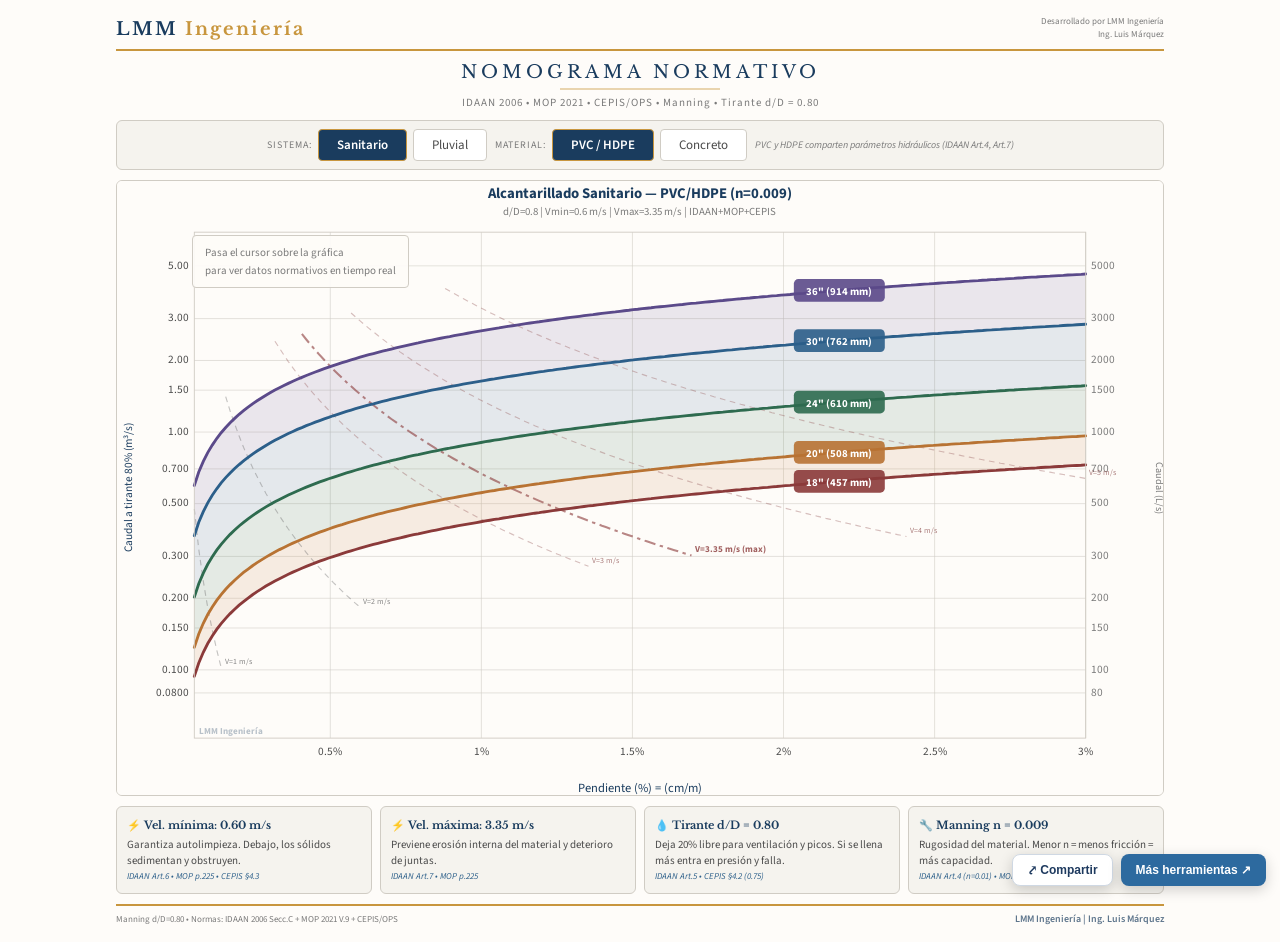
<file: agua/excel/Nomograma Tuberias.html>
<!DOCTYPE html>
<html lang="es">
<head>
<meta charset="UTF-8">
<meta name="viewport" content="width=device-width, initial-scale=1.0">

<!-- Google Analytics 4 -->
<script async src="https://www.googletagmanager.com/gtag/js?id=G-5J52X45YT5"></script>
<script>
  window.dataLayer = window.dataLayer || [];
  function gtag(){dataLayer.push(arguments);}
  gtag('js', new Date());
  gtag('config', 'G-5J52X45YT5');
</script>

<title>Nomograma Normativo &#8212; LMM Ingenier&#237;a</title>
<link href="https://fonts.googleapis.com/css2?family=Libre+Baskerville:ital,wght@0,400;0,700;1,400&family=Source+Sans+3:wght@300;400;600;700&display=swap" rel="stylesheet">
<style>
*{margin:0;padding:0;box-sizing:border-box}
:root{--brand:#1a3c5e;--gold:#c8963e;--mid:#4a4a4a;--light:#7a7a7a;--bg:#fefcf9;--grid:#d0ccc4;--ok:#2e6b4f;--warn:#b45309;--bad:#8b3a3a;--info:#2c5f8a}
body{background:var(--bg);color:var(--mid);font-family:'Source Sans 3',sans-serif;font-size:14px}
.wrap{max-width:1080px;margin:0 auto;padding:16px}
.brand-bar{display:flex;justify-content:space-between;align-items:center;margin-bottom:10px;padding-bottom:8px;border-bottom:2px solid var(--gold)}
.brand-bar .logo{font-family:'Libre Baskerville',serif;font-size:18px;font-weight:700;color:var(--brand);letter-spacing:2px}
.brand-bar .logo span{color:var(--gold)}
.brand-bar .dev{font-size:9px;color:var(--light);text-align:right;line-height:1.4}
h1{font-family:'Libre Baskerville',serif;font-size:18px;font-weight:400;color:var(--brand);letter-spacing:4px;text-transform:uppercase;text-align:center;margin-top:6px}
.gold-line{width:160px;height:2px;background:var(--gold);margin:5px auto;opacity:.4}
.sub{text-align:center;font-size:11px;color:var(--light);letter-spacing:1px;margin-bottom:10px}
.controls{display:flex;flex-wrap:wrap;gap:8px;justify-content:center;align-items:center;margin-bottom:10px;padding:8px 12px;background:#f5f3ee;border-radius:6px;border:1px solid var(--grid)}
.ctrl-group{display:flex;align-items:center;gap:6px}
.ctrl-group label{font-size:10px;color:var(--light);text-transform:uppercase;letter-spacing:1px}
.btn{padding:6px 18px;border:1.5px solid var(--grid);border-radius:4px;background:white;color:var(--mid);font-size:13px;cursor:pointer;font-family:inherit;transition:all .2s}
.btn.active{background:var(--brand);color:white;border-color:var(--gold);font-weight:600}
.btn:hover{border-color:var(--gold)}
.note{font-size:10px;color:var(--light);font-style:italic}
.chart-area{position:relative}
svg{display:block;width:100%;border-radius:6px;border:1px solid var(--grid);cursor:crosshair}
.norm-panel{position:absolute;top:8px;right:8px;width:275px;background:rgba(254,252,249,.96);border:1px solid var(--grid);border-radius:6px;padding:10px;font-size:11px;line-height:1.5;pointer-events:none;box-shadow:0 2px 8px rgba(0,0,0,.06);display:none}
.norm-panel.show{display:block}
.norm-panel h3{font-family:'Libre Baskerville',serif;font-size:12px;color:var(--brand);margin-bottom:6px;border-bottom:1px solid var(--grid);padding-bottom:4px}
.nr{display:flex;justify-content:space-between;padding:3px 0;border-bottom:1px dotted #e8e4dc}
.nr:last-child{border:none}
.nl{color:var(--light)}.nv{font-weight:600}
.nv.ok{color:var(--ok)}.nv.warn{color:var(--warn)}.nv.bad{color:var(--bad)}
.nref{font-size:9px;color:var(--info);font-style:italic;margin-top:4px;padding-top:4px;border-top:1px solid var(--grid)}
.na{margin-top:6px;padding:6px 8px;border-radius:4px;font-size:10px;line-height:1.4}
.na.ok{background:#e8f5e9;border-left:3px solid var(--ok);color:#1b5e20}
.na.warn{background:#fff3e0;border-left:3px solid var(--warn);color:#7a4100}
.na.bad{background:#fce4ec;border-left:3px solid var(--bad);color:#7a1a1a}
.info-cards{display:grid;grid-template-columns:repeat(auto-fit,minmax(230px,1fr));gap:8px;margin-top:10px}
.ic{background:#f5f3ee;border:1px solid var(--grid);border-radius:6px;padding:10px;font-size:11px;line-height:1.5}
.ic h4{font-family:'Libre Baskerville',serif;font-size:11px;color:var(--brand);margin-bottom:3px}
.ic .ref{font-size:9px;color:var(--info);font-style:italic}
.footer{display:flex;justify-content:space-between;align-items:center;border-top:2px solid var(--gold);padding-top:6px;margin-top:10px;flex-wrap:wrap;gap:4px}
.footer .fl{font-size:9px;color:var(--light)}
.footer .fr{font-size:10px;color:var(--brand);opacity:.7;white-space:nowrap;font-weight:600}
.hint{position:absolute;top:55px;left:76px;background:rgba(254,252,249,.92);border:1px solid var(--grid);border-radius:4px;padding:8px 12px;font-size:11px;color:var(--light);pointer-events:none;line-height:1.6}
</style>
</head>
<body>
<div class="wrap">
  <div class="brand-bar">
    <div class="logo">LMM <span>Ingenier&#237;a</span></div>
    <div class="dev">Desarrollado por LMM Ingenier&#237;a<br>Ing. Luis M&#225;rquez</div>
  </div>

  <h1>Nomograma Normativo</h1>
  <div class="gold-line"></div>
  <div class="sub">IDAAN 2006 &#8226; MOP 2021 &#8226; CEPIS/OPS &#8226; Manning &#8226; Tirante d/D = 0.80</div>

  <div class="controls">
    <div class="ctrl-group">
      <label>Sistema:</label>
      <button class="btn active" onclick="setSys('SAN',this)">Sanitario</button>
      <button class="btn" onclick="setSys('PLU',this)">Pluvial</button>
    </div>
    <div class="ctrl-group">
      <label>Material:</label>
      <button class="btn active" onclick="setMat('PVC',this)">PVC / HDPE</button>
      <button class="btn" onclick="setMat('CON',this)">Concreto</button>
    </div>
    <span class="note">PVC y HDPE comparten par&#225;metros hidr&#225;ulicos (IDAAN Art.4, Art.7)</span>
  </div>

  <div class="chart-area">
    <svg id="chart" viewBox="0 0 920 540"></svg>
    <div class="norm-panel" id="np"></div>
    <div class="hint" id="hint">Pasa el cursor sobre la gr&#225;fica<br>para ver datos normativos en tiempo real</div>
  </div>

  <div class="info-cards">
    <div class="ic"><h4>&#9889; Vel. m&#237;nima: 0.60 m/s</h4>Garantiza autolimpieza. Debajo, los s&#243;lidos sedimentan y obstruyen.<div class="ref">IDAAN Art.6 &#8226; MOP p.225 &#8226; CEPIS &#167;4.3</div></div>
    <div class="ic" id="cVmax"><h4>&#9889; Vel. m&#225;xima: 3.35 m/s</h4>Previene erosi&#243;n interna del material y deterioro de juntas.<div class="ref">IDAAN Art.7 &#8226; MOP p.225</div></div>
    <div class="ic"><h4>&#128167; Tirante d/D = 0.80</h4>Deja 20% libre para ventilaci&#243;n y picos. Si se llena m&#225;s entra en presi&#243;n y falla.<div class="ref">IDAAN Art.5 &#8226; CEPIS &#167;4.2 (0.75)</div></div>
    <div class="ic" id="cN"><h4>&#128295; Manning n = 0.009</h4>Rugosidad del material. Menor n = menos fricci&#243;n = m&#225;s capacidad.<div class="ref">IDAAN Art.4 (n=0.01) &#8226; MOP p.222 (n=0.009)</div></div>
  </div>

  <div class="footer">
    <span class="fl">Manning d/D=0.80 &#8226; Normas: IDAAN 2006 Secc.C + MOP 2021 V.9 + CEPIS/OPS</span>
    <span class="fr">LMM Ingenier&#237;a | Ing. Luis M&#225;rquez</span>
  </div>
</div>

<script>
const TIR=0.80,DIAMS=[18,20,24,30,36];
const COL=['#8b3a3a','#b87333','#2e6b4f','#2c5f8a','#5b4a8a'];
const FLA=['rgba(139,58,58,.12)','rgba(184,115,51,.12)','rgba(46,107,79,.12)','rgba(44,95,138,.12)','rgba(91,74,138,.12)'];
const BR='#1a3c5e',GD='#c8963e',MD='#4a4a4a',LT='#7a7a7a',BG='#fefcf9',GR='#d0ccc4';

const NM={
SAN:{PVC:{n:.009,vmin:.6,vmax:3.35,nR:'IDAAN Art.4: n=0.01 / MOP p.222: n=0.009',vmxR:'IDAAN Art.7: 3.35 m/s PVC/HDPE',vmnR:'IDAAN Art.6: 0.60 m/s'},
     CON:{n:.013,vmin:.6,vmax:3.00,nR:'IDAAN Art.6: n=0.013 / MOP p.222: n=0.013',vmxR:'IDAAN Art.7: 3.00 m/s concreto',vmnR:'IDAAN Art.6: 0.60 m/s'}},
PLU:{PVC:{n:.009,vmin:.6,vmax:5.00,nR:'MOP p.222: n=0.009 PVC/HDPE',vmxR:'MOP p.225: 5.0 m/s tuberia flexible',vmnR:'MOP p.225: 0.60 m/s'},
     CON:{n:.013,vmin:.6,vmax:4.73,nR:'MOP p.222: n=0.013 concreto',vmxR:'MOP p.225: 4.73 m/s HR/concreto',vmnR:'MOP p.225: 0.60 m/s'}}
};

const W=920,H=540,PT=45,PR=68,PB=50,PL=68,CW=W-PL-PR,CH=H-PT-PB;
let cS='SAN',cM='PVC';
function gn(){return NM[cS][cM];}

function mp(d,s,n){const dm=d*.0254,sd=s/100,th=2*Math.acos(1-2*TIR),A=dm*dm/8*(th-Math.sin(th)),P=dm*th/2,Rh=A/P;return{q:(1/n)*Math.pow(Rh,2/3)*Math.pow(sd,.5)*A,v:(1/n)*Math.pow(Rh,2/3)*Math.pow(sd,.5)};}
function sfv(d,vt,n){const dm=d*.0254,th=2*Math.acos(1-2*TIR),A=dm*dm/8*(th-Math.sin(th)),P=dm*th/2,Rh=A/P;return Math.pow(vt*n/Math.pow(Rh,2/3),2)*100;}
function fq(q){return q>=1?q.toFixed(2):q>=.1?q.toFixed(3):q.toFixed(4);}

let mxS,yN,yX,sl=[];
function cr(){const nm=gn();let ms=Math.min(sfv(DIAMS[0],nm.vmax+1.5,nm.n)*1.05,5.9);ms=Math.ceil(ms*2)/2;if(ms>5.5)ms=5.5;mxS=ms;
const qs=DIAMS.flatMap(d=>[mp(d,.05,nm.n).q,mp(d,mxS,nm.n).q]);yN=Math.min(...qs)*.55;yX=Math.max(...qs)*1.5;
sl=[];for(let i=0;i<200;i++)sl.push(.05+i/199*(mxS-.05));}
function sx(v){return PL+(v-.05)/(mxS-.05)*CW;}
function sy(v){return PT+CH-(Math.log(v)-Math.log(yN))/(Math.log(yX)-Math.log(yN))*CH;}
function ix(p){return .05+(p-PL)/CW*(mxS-.05);}
function iy(p){return Math.exp(Math.log(yN)+(PT+CH-p)/CH*(Math.log(yX)-Math.log(yN)));}
function ns(t,a,x){const e=document.createElementNS('http://www.w3.org/2000/svg',t);if(a)Object.entries(a).forEach(([k,v])=>e.setAttribute(k.replace(/([A-Z])/g,'-$1').toLowerCase(),v));if(x)e.textContent=x;return e;}

function draw(){
cr();const nm=gn(),svg=document.getElementById('chart');svg.innerHTML='';
const df=ns('defs');df.innerHTML='<filter id="sh"><feDropShadow dx="1" dy="2" stdDeviation="3" flood-color="rgba(0,0,0,.08)"/></filter>';svg.appendChild(df);

// BG
svg.appendChild(ns('rect',{x:0,y:0,width:W,height:H,fill:BG}));

// Grid Y
const yT=[.03,.05,.08,.1,.15,.2,.3,.5,.7,1,1.5,2,3,5].filter(v=>v>=yN&&v<=yX);
yT.forEach(v=>{svg.appendChild(ns('line',{x1:PL,x2:W-PR,y1:sy(v),y2:sy(v),stroke:GR,strokeWidth:.5}));
svg.appendChild(ns('text',{x:PL-5,y:sy(v),textAnchor:'end',dominantBaseline:'middle',fill:MD,fontSize:10},fq(v)));
svg.appendChild(ns('text',{x:W-PR+5,y:sy(v),textAnchor:'start',dominantBaseline:'middle',fill:LT,fontSize:10},Math.round(v*1000)+''));});

// Grid X
const st=mxS<=4?.5:1;
for(let v=st;v<=mxS;v+=st){const vr=Math.round(v*10)/10;
svg.appendChild(ns('line',{x1:sx(vr),x2:sx(vr),y1:PT,y2:H-PB,stroke:GR,strokeWidth:.5}));
svg.appendChild(ns('text',{x:sx(vr),y:H-PB+15,textAnchor:'middle',fill:MD,fontSize:10},vr+'%'));}

// Axis labels
svg.appendChild(ns('text',{x:W/2,y:H-3,textAnchor:'middle',fill:BR,fontSize:11},'Pendiente (%) = (cm/m)'));
svg.appendChild(ns('text',{x:13,y:H/2,textAnchor:'middle',fill:BR,fontSize:10,transform:'rotate(-90,13,'+H/2+')'},'Caudal a tirante 80% (m\u00b3/s)'));
svg.appendChild(ns('text',{x:W-6,y:H/2,textAnchor:'middle',fill:LT,fontSize:9,transform:'rotate(90,'+(W-6)+','+H/2+')'},'Caudal (L/s)'));

// Fills
const cv=DIAMS.map(d=>sl.map(s=>{const r=mp(d,s,nm.n);return{x:sx(s),y:sy(r.q)};}));
for(let i=0;i<cv.length-1;i++){let p=cv[i].map((pt,j)=>(j?'L':'M')+pt.x.toFixed(1)+','+pt.y.toFixed(1)).join(' ');
p+=' '+[...cv[i+1]].reverse().map(pt=>'L'+pt.x.toFixed(1)+','+pt.y.toFixed(1)).join(' ')+'Z';
svg.appendChild(ns('path',{d:p,fill:FLA[i+1]}));}

// Iso-velocity: 0.6, 1, 2, 3, 4, vmax
const thC=2*Math.acos(1-2*TIR),rhF=(thC-Math.sin(thC))/(4*thC),aF=(thC-Math.sin(thC))/8;
const dMn=DIAMS[0]*.0254,dMx=DIAMS[4]*.0254;
const vSet=new Set([nm.vmin,1,2,3,4,5,nm.vmax]);
[...vSet].sort((a,b)=>a-b).forEach(vt=>{
  const pts=[];
  sl.forEach(s=>{const sd=s/100;if(sd<=0)return;
    const Dn=Math.pow(vt*nm.n/(Math.pow(rhF,2/3)*Math.pow(sd,.5)),1.5);
    if(Dn>=dMn*.8&&Dn<=dMx*1.2){const q=vt*Dn*Dn*aF;if(q>=yN&&q<=yX)pts.push({x:sx(s),y:sy(q)});}
  });
  if(pts.length<2)return;
  const isMin=Math.abs(vt-nm.vmin)<.01,isMax=Math.abs(vt-nm.vmax)<.05;
  const clr=isMin?'#b45309':isMax?'#8b3a3a':vt<=2?'#6b6b6b':'#996060';
  const lw=isMin||isMax?1.8:1;
  const da=isMin?'8,5':isMax?'10,4,3,4':'5,4';
  svg.appendChild(ns('path',{d:pts.map((p,j)=>(j?'L':'M')+p.x.toFixed(1)+','+p.y.toFixed(1)).join(' '),fill:'none',stroke:clr,strokeWidth:lw,strokeDasharray:da,opacity:isMin||isMax?.6:.4}));
  const lp=pts[pts.length-1];
  let lb='V='+vt+' m/s';if(isMin)lb+=' (min)';if(isMax)lb+=' (max)';
  svg.appendChild(ns('text',{x:lp.x+3,y:lp.y-3,fill:clr,fontSize:isMin||isMax?8:7,opacity:.8,fontWeight:isMin||isMax?'bold':'normal'},lb));
});

// Main curves
const li=Math.floor(sl.length*.72);
DIAMS.forEach((d,ci)=>{
  const pts=sl.map(s=>{const r=mp(d,s,nm.n);return{x:sx(s),y:sy(r.q)};});
  svg.appendChild(ns('path',{d:pts.map((p,j)=>(j?'L':'M')+p.x.toFixed(1)+','+p.y.toFixed(1)).join(' '),fill:'none',stroke:COL[ci],strokeWidth:2.5,strokeLinecap:'round'}));
  const lp=pts[li];
  svg.appendChild(ns('rect',{x:lp.x-40,y:lp.y-10,width:80,height:20,rx:4,fill:COL[ci],opacity:.9}));
  svg.appendChild(ns('text',{x:lp.x,y:lp.y+4,textAnchor:'middle',fill:'white',fontSize:9.5,fontWeight:'bold'},d+'" ('+Math.round(d*25.4)+' mm)'));
});

// Border
svg.appendChild(ns('rect',{x:PL,y:PT,width:CW,height:CH,fill:'none',stroke:GR,strokeWidth:.8}));

// Title
const sN=cS==='SAN'?'Sanitario':'Pluvial',mN=cM==='PVC'?'PVC/HDPE':'Concreto';
svg.appendChild(ns('text',{x:W/2,y:15,textAnchor:'middle',fill:BR,fontSize:13,fontWeight:'bold'},'Alcantarillado '+sN+' \u2014 '+mN+' (n='+nm.n+')'));
svg.appendChild(ns('text',{x:W/2,y:30,textAnchor:'middle',fill:LT,fontSize:9.5},'d/D='+TIR+' | Vmin='+nm.vmin+' m/s | Vmax='+nm.vmax+' m/s | IDAAN+MOP+CEPIS'));

// LMM watermark bottom-left
svg.appendChild(ns('text',{x:PL+4,y:H-PB-4,fill:BR,fontSize:8,opacity:.3,fontWeight:'bold'},'LMM Ingenier\u00eda'));

document.getElementById('hint').style.display='block';
document.getElementById('np').classList.remove('show');
}

let hG=null;
function onMv(e){
const svg=document.getElementById('chart'),rc=svg.getBoundingClientRect();
const mx=(e.clientX-rc.left)*(W/rc.width),my=(e.clientY-rc.top)*(H/rc.height);
document.getElementById('hint').style.display='none';
if(hG){hG.remove();hG=null;}
if(mx<PL||mx>W-PR||my<PT||my>H-PB){document.getElementById('np').classList.remove('show');return;}

const nm=gn(),sV=ix(mx);
let b=null,bd=1e9;
DIAMS.forEach(d=>{const r=mp(d,sV,nm.n);const di=Math.abs(Math.log(r.q)-Math.log(iy(my)));if(di<bd){bd=di;b={d,s:sV,q:r.q,v:r.v};}});
if(!b)return;

const sY=sy(b.q),sX=sx(b.s);
hG=ns('g');
hG.appendChild(ns('line',{x1:mx,x2:mx,y1:PT,y2:H-PB,stroke:BR,strokeWidth:.7,strokeDasharray:'4,3',opacity:.3}));
hG.appendChild(ns('line',{x1:PL,x2:W-PR,y1:sY,y2:sY,stroke:BR,strokeWidth:.7,strokeDasharray:'4,3',opacity:.3}));
hG.appendChild(ns('circle',{cx:sX,cy:sY,r:6,fill:GD,stroke:BR,strokeWidth:1.5}));
svg.appendChild(hG);

const np=document.getElementById('np');
const ok=b.v>=nm.vmin&&b.v<=nm.vmax,lo=b.v<nm.vmin,hi=b.v>nm.vmax;
let al='';
if(ok)al='<div class="na ok">\u2714 Velocidad cumple normativa ('+nm.vmin+' \u2013 '+nm.vmax+' m/s).<br><span style="font-size:9px">'+nm.vmxR+'</span></div>';
else if(lo)al='<div class="na bad">\u2716 V='+b.v.toFixed(2)+' m/s < '+nm.vmin+' m/s. No cumple autolimpieza. S\u00f3lidos sedimentar\u00e1n.<br><b>Soluci\u00f3n:</b> Aumentar pendiente o reducir di\u00e1metro.<br><span style="font-size:9px">'+nm.vmnR+'</span></div>';
else al='<div class="na warn">\u26a0 V='+b.v.toFixed(2)+' m/s > '+nm.vmax+' m/s. Riesgo erosi\u00f3n.<br><b>Soluci\u00f3n:</b> Reducir pendiente o aumentar di\u00e1metro.<br><span style="font-size:9px">'+nm.vmxR+'</span></div>';

let da='';
if(cS==='SAN'&&b.d<6)da='<div class="na bad">\u2716 \u00d8 < 6" m\u00ednimo sanitario. <span style="font-size:9px">IDAAN Art.4</span></div>';

const sL=cS==='SAN'?'Sanitario':'Pluvial',mL=cM==='PVC'?'PVC/HDPE':'Concreto';
np.innerHTML=
'<h3>\u00d8'+b.d+'" ('+Math.round(b.d*25.4)+' mm) \u2014 '+sL+'</h3>'+
'<div class="nr"><span class="nl">Pendiente</span><span class="nv">'+b.s.toFixed(2)+'%</span></div>'+
'<div class="nr"><span class="nl">Caudal</span><span class="nv">'+fq(b.q)+' m\u00b3/s ('+Math.round(b.q*1000)+' L/s)</span></div>'+
'<div class="nr"><span class="nl">Velocidad</span><span class="nv '+(ok?'ok':lo?'bad':'warn')+'">'+b.v.toFixed(2)+' m/s</span></div>'+
'<div class="nr"><span class="nl">Material</span><span class="nv">'+mL+' (n='+nm.n+')</span></div>'+
'<div class="nr"><span class="nl">Tirante</span><span class="nv">d/D='+TIR+' ('+Math.round(TIR*100)+'%)</span></div>'+
'<div class="nr"><span class="nl">C\u00e1maras insp.</span><span class="nv">cada 100m m\u00e1x</span></div>'+
al+da+
'<div class="nref">IDAAN 2006 Secc.C + MOP 2021 V.9 + CEPIS/OPS</div>';
np.classList.add('show');
}

function onLv(){if(hG){hG.remove();hG=null;}document.getElementById('np').classList.remove('show');document.getElementById('hint').style.display='block';}

function setSys(s,b){cS=s;b.parentElement.querySelectorAll('.btn').forEach(x=>x.classList.remove('active'));b.classList.add('active');uc();draw();}
function setMat(m,b){cM=m;b.parentElement.querySelectorAll('.btn').forEach(x=>x.classList.remove('active'));b.classList.add('active');uc();draw();}
function uc(){const nm=gn(),ml=cM==='PVC'?'PVC/HDPE':'Concreto';
document.getElementById('cVmax').querySelector('h4').textContent='\u26a1 Vel. m\u00e1xima: '+nm.vmax+' m/s ('+ml+')';
document.getElementById('cVmax').querySelector('.ref').textContent=nm.vmxR;
document.getElementById('cN').querySelector('h4').textContent='\ud83d\udd27 Manning n = '+nm.n+' ('+ml+')';
document.getElementById('cN').querySelector('.ref').textContent=nm.nR;}

document.addEventListener('DOMContentLoaded',()=>{draw();
const s=document.getElementById('chart');s.addEventListener('mousemove',onMv);s.addEventListener('mouseleave',onLv);});
</script>
<!-- Barra LMM: compartir + más herramientas (autocontenida) -->
<div class="lmmbar">
  <button class="lmmbar-btn lmmbar-share" type="button" onclick="lmmCompartir()" title="Compartir esta herramienta">⤤ Compartir</button>
  <a class="lmmbar-btn lmmbar-cta" href="../../" title="Ver todas las apps y herramientas de LMM Ingeniería">Más herramientas ↗</a>
</div>
<style>
.lmmbar{position:fixed;right:14px;bottom:14px;z-index:99998;display:flex;gap:8px;font-family:Arial,Helvetica,sans-serif}
.lmmbar-btn{font-size:12px;font-weight:700;padding:9px 14px;border-radius:8px;cursor:pointer;text-decoration:none;border:1px solid transparent;box-shadow:0 4px 14px rgba(0,0,0,.18);transition:transform .15s,box-shadow .15s;white-space:nowrap;line-height:1}
.lmmbar-btn:hover{transform:translateY(-2px);box-shadow:0 6px 18px rgba(0,0,0,.26)}
.lmmbar-cta{background:#2D6A9F;color:#fff !important}
.lmmbar-cta:hover{background:#1E3A5F}
.lmmbar-share{background:#fff;color:#1E3A5F;border-color:#cfd8e3}
.lmmbar-share:hover{background:#f1f5f9}
@media(max-width:560px){.lmmbar{right:10px;bottom:10px;gap:6px}.lmmbar-btn{font-size:11px;padding:8px 11px}}
</style>
<script>
function lmmCompartir(){
  var url=location.origin+location.pathname;
  var titulo=document.title||'Herramienta — LMM Ingeniería';
  var texto='Herramienta de ingeniería gratis de LMM Ingeniería:';
  if(navigator.share){
    navigator.share({title:titulo,text:texto,url:url}).then(function(){lmmGaShare('web_share');}).catch(function(){});
  } else if(navigator.clipboard&&navigator.clipboard.writeText){
    navigator.clipboard.writeText(texto+' '+url).then(function(){lmmToast('Enlace copiado ✓');lmmGaShare('copy_link');},function(){window.prompt('Copia este enlace:',url);});
  } else { window.prompt('Copia este enlace:',url); }
}
function lmmGaShare(m){ if(typeof gtag==='function'){ gtag('event','share',{method:m,content_type:'tool'}); } }
function lmmToast(msg){
  var t=document.createElement('div');t.textContent=msg;
  t.style.cssText='position:fixed;right:14px;bottom:64px;background:#1E3A5F;color:#fff;padding:9px 16px;border-radius:6px;font:600 13px Arial,sans-serif;z-index:99999;box-shadow:0 4px 14px rgba(0,0,0,.3)';
  document.body.appendChild(t);setTimeout(function(){t.remove();},2200);
}
</script>
</body>
</html>
</file>
